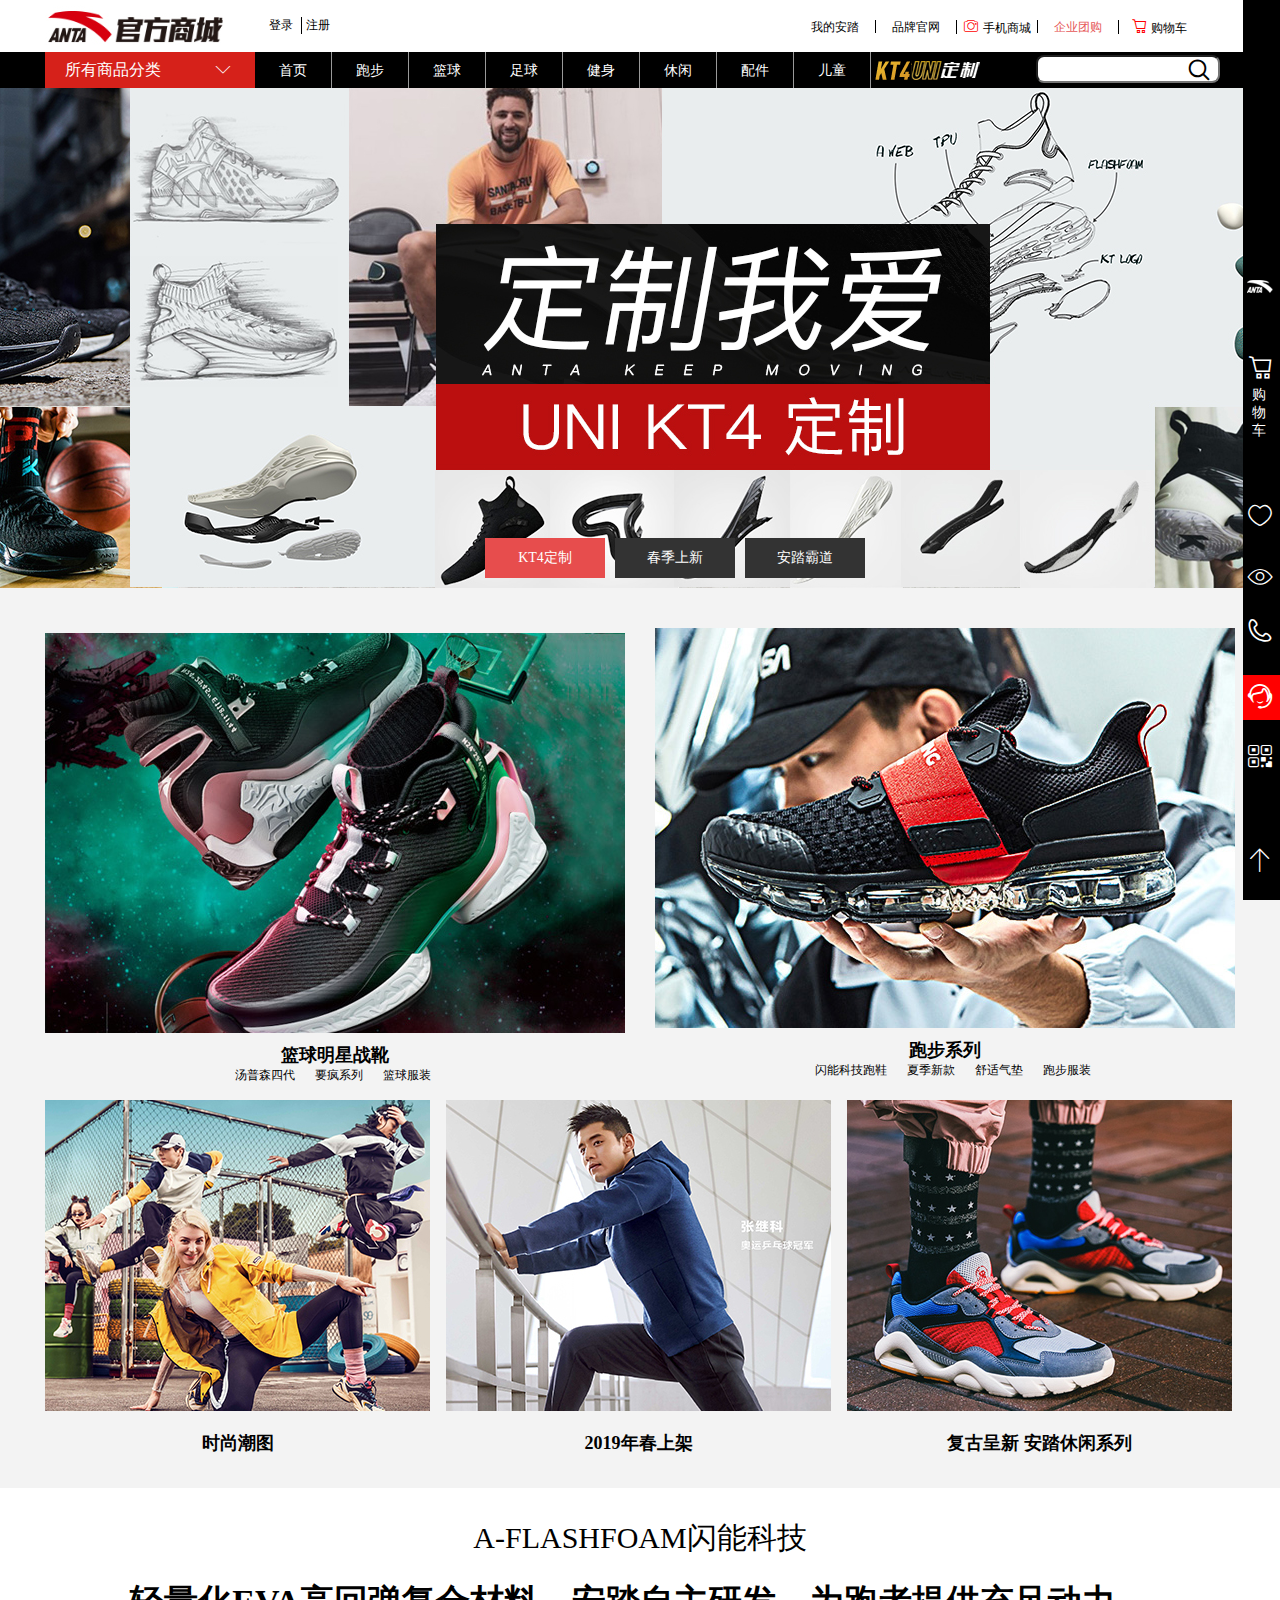
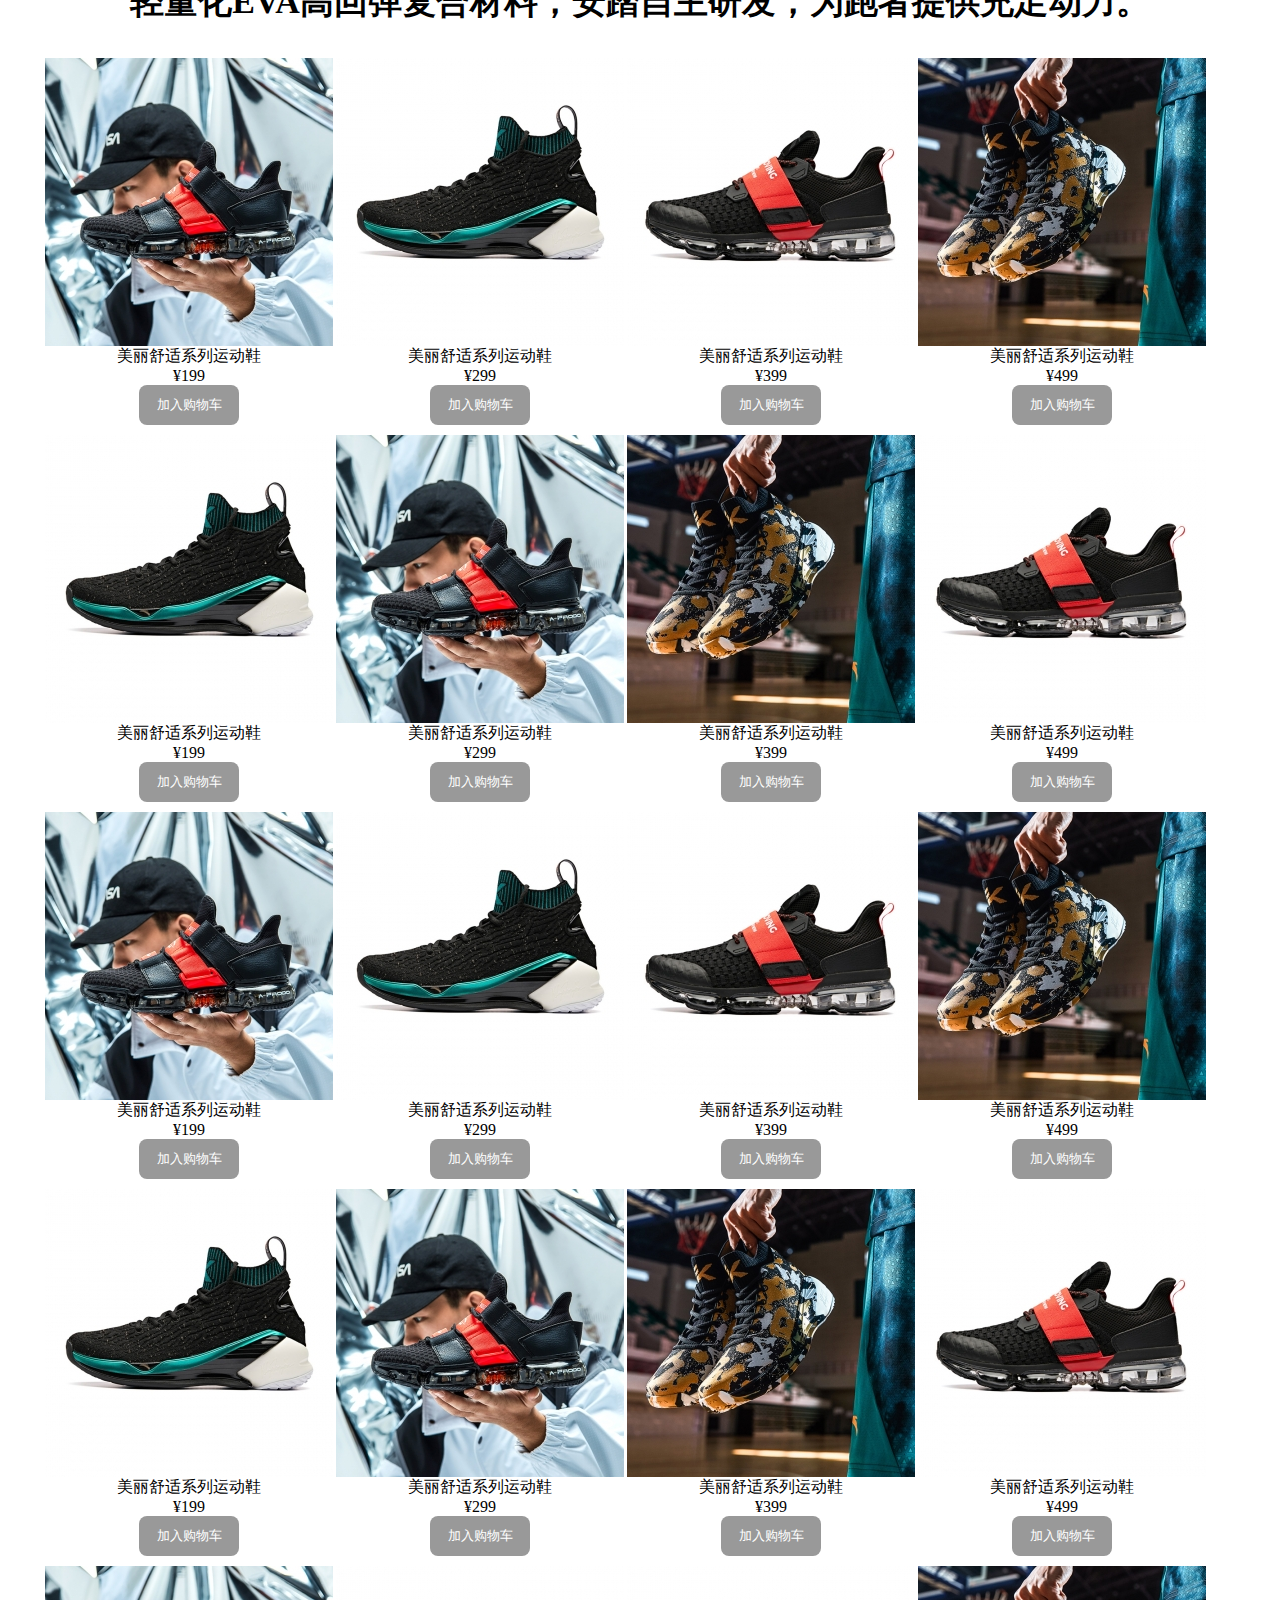
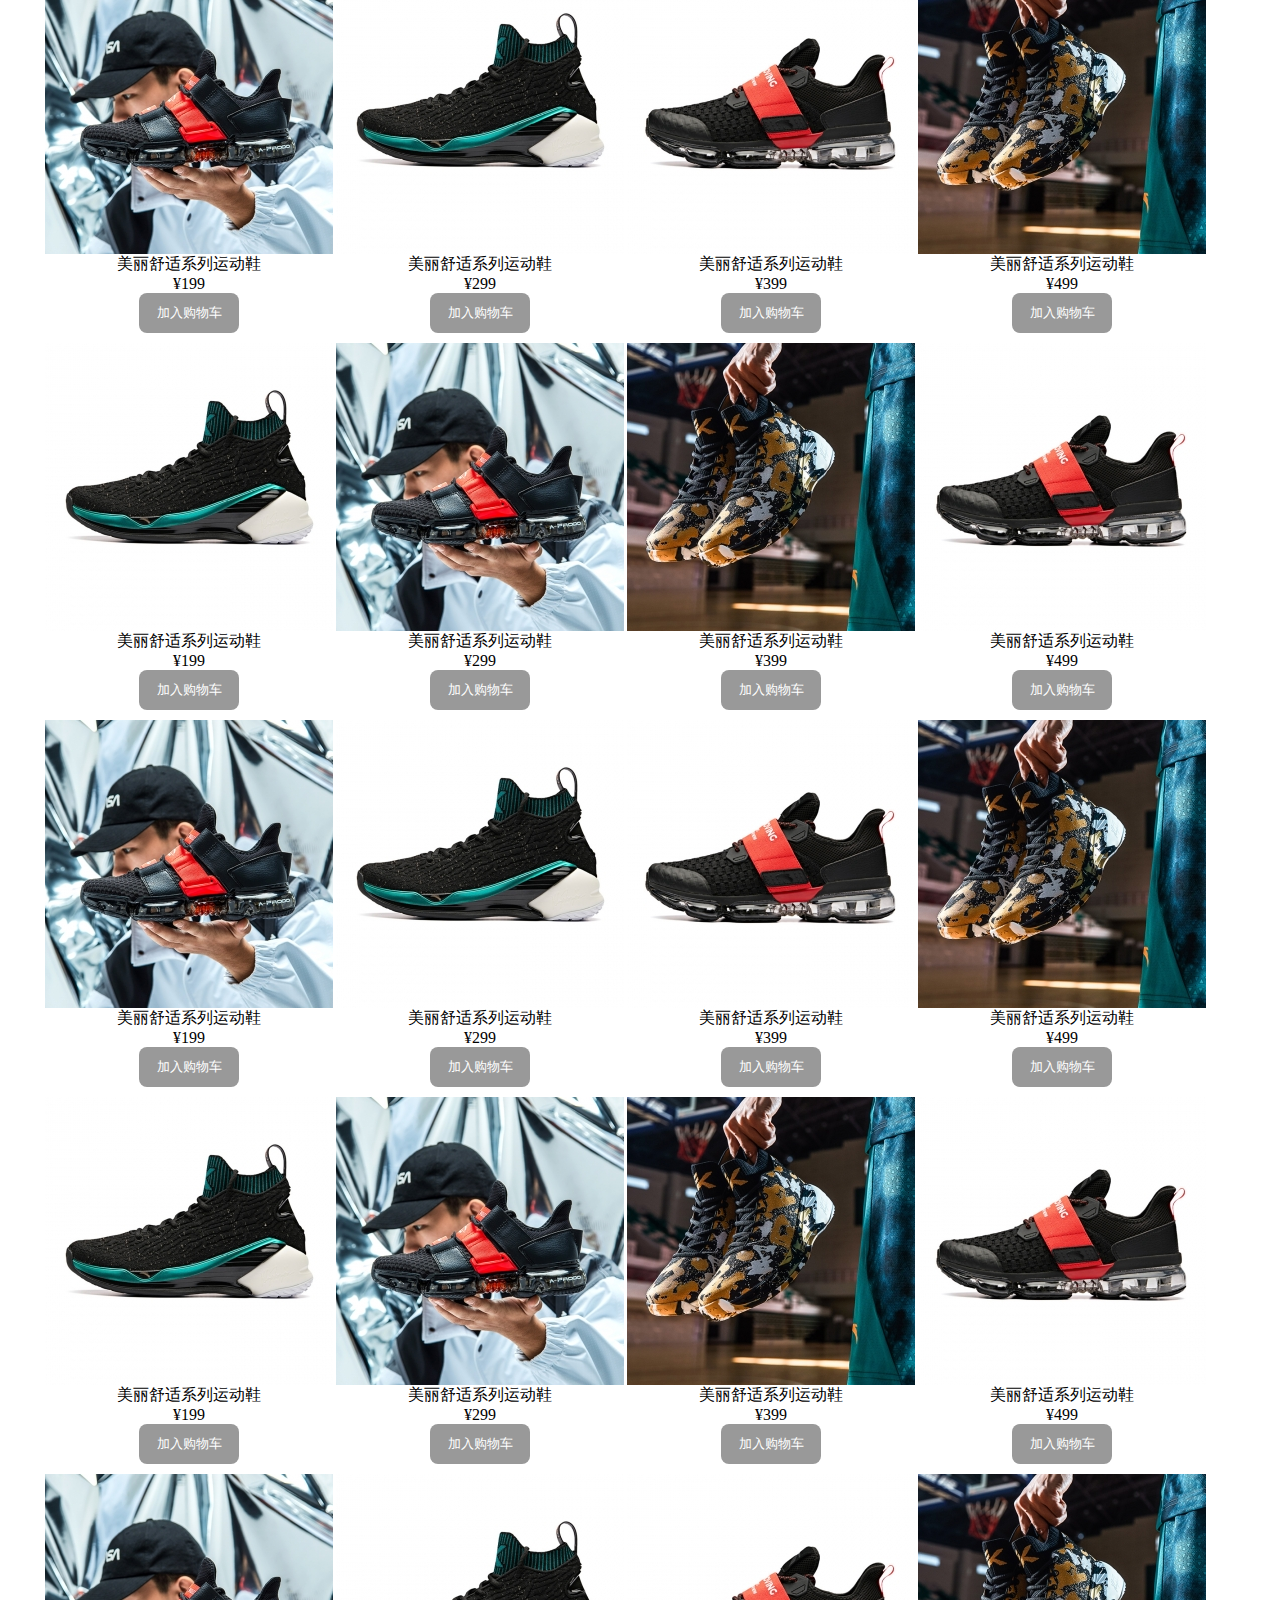
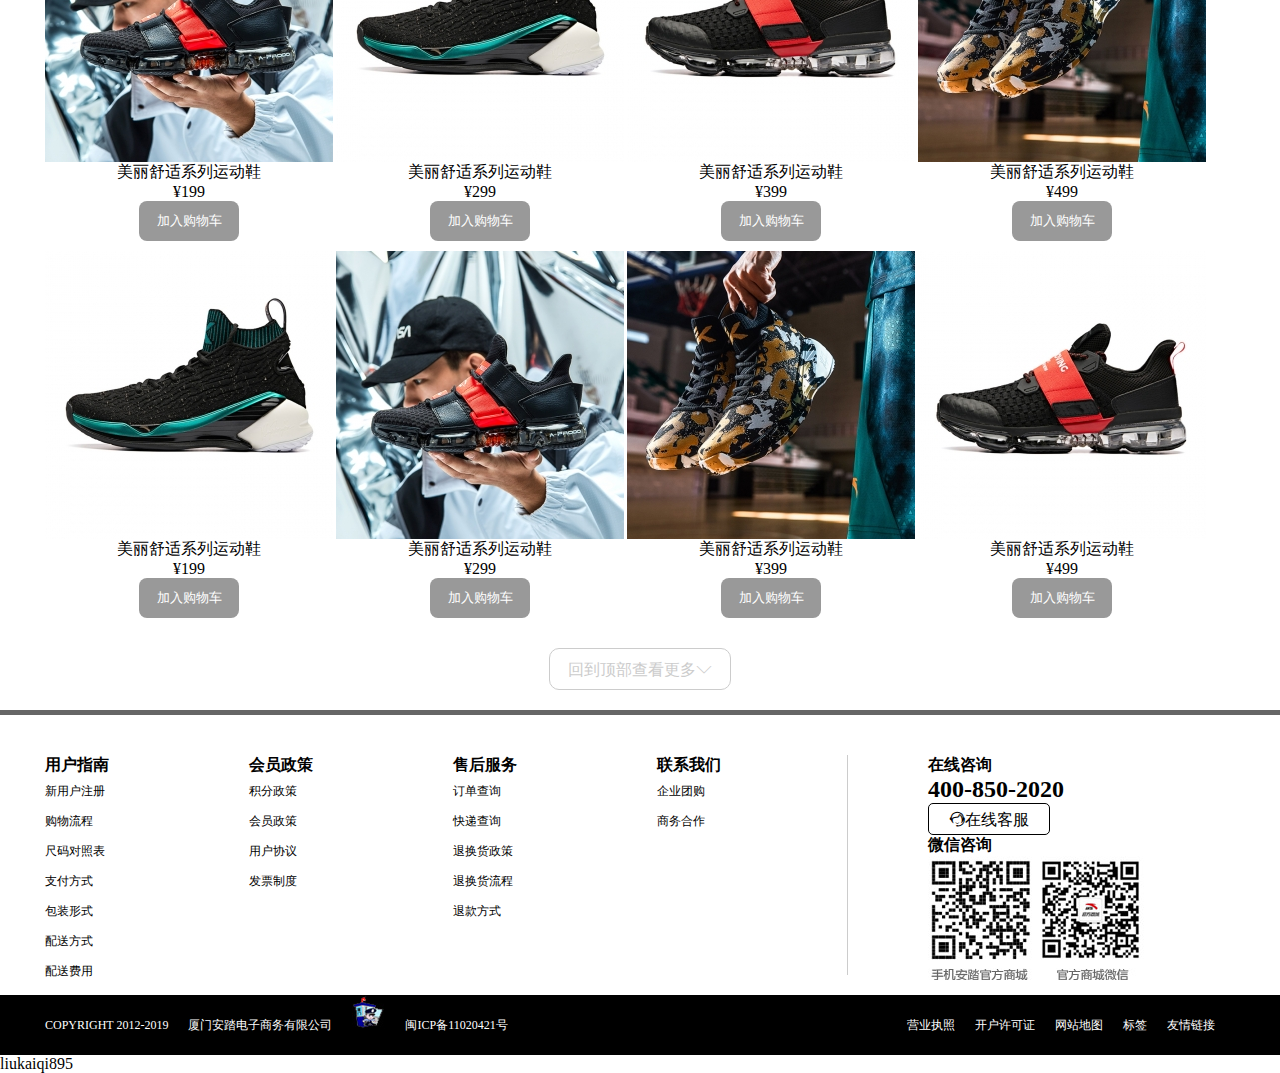
<file: index.html>
<!DOCTYPE html>
<html>
	<head>
		<meta charset="UTF-8">
		<title>安踏首页</title>
		<link rel="stylesheet" type="text/css" href="css/index.css"/>
		<link rel="stylesheet" type="text/css" href="css/public.css"/>
		<link rel="stylesheet" href="iconfont/iconfont.css" />
		<link rel="stylesheet" href="iconfont2/iconfont.css" />
	</head>
	<body>
	<!--header-->
	<header>
		<div id="top">
			<div class="top_l">
				<h1>
					<img src="images/logo_03.jpg"/>
				</h1>
				<div class="logo_btn">
					<span><a href="log.html">登录</a></span>
					<span><a href="reg.html">注册</a></span>
				</div>
			</div>
			<div class="top_r">
				<ul>
					<li><a href="javascropt:;">我的安踏</a></li>
					<li><a href="javascropt:;">品牌官网</a></li>
					<li>
						<i class="iconfont icon-zhaoxiangji"></i>
						<a href="javascropt:;">手机商城</a></li>
					<li class="l4"><a href="javascropt:;">企业团购</a></li>
					<li>
						<i class="iconfont icon-gouwuche"></i>
						<a href="javascropt:;">购物车</a></li>
				</ul>
			</div>
		</div>
		<div id="nav">
			<div id="nav_con">
				<div class="nav_l">
						<span>
							<a href="javascript:;" class="one">所有商品分类</a> 
							<i class="iconfont icon-xiangxiajiantou"></i>
							<div class="two">
								<div class="er">
									<ul>
										<li>
											<h5><a href="javascript:;">男鞋</a></h5>
											<em><a href="javascript:;">跑步鞋</a></em><em><a href="javascript:;">篮球鞋</a></em><em><a href="javascript:;">休闲鞋</a></em><em><a href="javascript:;">板鞋</a></em>
											<em><a href="javascript:;">帆布鞋</a></em><em><a href="javascript:;">足球鞋</a></em><em><a href="javascript:;">保暖棉鞋</a></em><em><a href="javascript:;">加大码鞋</a></em>
											<em><a href="javascript:;">2018新品</a></em>
										</li>
										<li>
											<h5><a href="javascript:;">男鞋</a></h5>
											<em><a href="javascript:;">跑步鞋</a></em><em><a href="javascript:;">篮球鞋</a></em><em><a href="javascript:;">休闲鞋</a></em><em><a href="javascript:;">板鞋</a></em>
											<em><a href="javascript:;">帆布鞋</a></em><em><a href="javascript:;">足球鞋</a></em><em><a href="javascript:;">保暖棉鞋</a></em><em><a href="javascript:;">加大码鞋</a></em>
											<em><a href="javascript:;">2018新品</a></em>
										</li>
										<li>
											<h5><a href="javascript:;">男鞋</a></h5>
											<em><a href="javascript:;">跑步鞋</a></em><em><a href="javascript:;">篮球鞋</a></em><em><a href="javascript:;">休闲鞋</a></em><em><a href="javascript:;">板鞋</a></em>
											<em><a href="javascript:;">帆布鞋</a></em><em><a href="javascript:;">足球鞋</a></em><em><a href="javascript:;">保暖棉鞋</a></em><em><a href="javascript:;">加大码鞋</a></em>
											<em><a href="javascript:;">2018新品</a></em>
										</li>
										<li>
											<h5><a href="javascript:;">男鞋</a></h5>
											<em><a href="javascript:;">跑步鞋</a></em><em><a href="javascript:;">篮球鞋</a></em><em><a href="javascript:;">休闲鞋</a></em><em><a href="javascript:;">板鞋</a></em>
											<em><a href="javascript:;">帆布鞋</a></em><em><a href="javascript:;">足球鞋</a></em><em><a href="javascript:;">保暖棉鞋</a></em><em><a href="javascript:;">加大码鞋</a></em>
											<em><a href="javascript:;">2018新品</a></em>
										</li>
									</ul>
									
								</div>			
							</div>
						</span>
				</div>
				<div class="nav_c">
					<ul>
						<li><a href="javascropt:;">首页</a></li>
						<li><a href="javascropt:;" class="one">跑步</a>
							<span>
								<div class="two">
									<div class="er">
										<em><a href="javascript:;"><img src="images/11735505.jpg"/></em></a>
										<h5><a href="javascript:;">男子跑步</a></h5>
											<i><a href="javascript:;">跑步鞋</a></i><i><a href="javascript:;">跑步鞋</a></i><i><a href="javascript:;">跑步鞋</a></i>
										<h5><a href="javascript:;">女子跑步</a></h5>
											<i><a href="javascript:;">跑步鞋</a></i><a href="javascript:;"></a><i><a href="javascript:;">跑步鞋</a></i><i><a href="javascript:;">跑步鞋</a></i>
										<h5><a href="javascript:;">新品推荐</a></h5>
											<i><a href="javascript:;">跑步鞋</a></i><i><a href="javascript:;">跑步鞋</a></i><i><a href="javascript:;">跑步鞋</a></i>
										<h5><a href="javascript:;">优惠活动</a></h5>
											<i><a href="javascript:;">关注官方微信领券满399减50</a></i>
										
									</div>
								</div>
							</span>
						</span>
						</li>
						<li><a href="javascropt:;" class="one">篮球</a>
							<span>
								<div class="two">
									<div class="er">
										<em><a href="javascript:;"><img src="images/11735505.jpg"/></em></a>
										<h5><a href="javascript:;">男子跑步</a></h5>
											<i><a href="javascript:;">跑步鞋</a></i><i><a href="javascript:;">跑步鞋</a></i><i><a href="javascript:;">跑步鞋</a></i>
										<h5><a href="javascript:;">女子跑步</a></h5>
											<i><a href="javascript:;">跑步鞋</a></i><a href="javascript:;"></a><i><a href="javascript:;">跑步鞋</a></i><i><a href="javascript:;">跑步鞋</a></i>
										<h5><a href="javascript:;">新品推荐</a></h5>
											<i><a href="javascript:;">跑步鞋</a></i><i><a href="javascript:;">跑步鞋</a></i><i><a href="javascript:;">跑步鞋</a></i>
										<h5><a href="javascript:;">优惠活动</a></h5>
											<i><a href="javascript:;">关注官方微信领券满399减50</a></i>
									</div>
								</div>
							</span>
						</li>
						<li><a href="javascropt:;" class="one">足球</a>
							<span>
								<div class="two">
									<div class="er">
										<em><a href="javascript:;"><img src="images/11735505.jpg"/></em></a>
										<h5><a href="javascript:;">男子跑步</a></h5>
											<i><a href="javascript:;">跑步鞋</a></i><i><a href="javascript:;">跑步鞋</a></i><i><a href="javascript:;">跑步鞋</a></i>
										<h5><a href="javascript:;">女子跑步</a></h5>
											<i><a href="javascript:;">跑步鞋</a></i><a href="javascript:;"></a><i><a href="javascript:;">跑步鞋</a></i><i><a href="javascript:;">跑步鞋</a></i>
										<h5><a href="javascript:;">新品推荐</a></h5>
											<i><a href="javascript:;">跑步鞋</a></i><i><a href="javascript:;">跑步鞋</a></i><i><a href="javascript:;">跑步鞋</a></i>
										<h5><a href="javascript:;">优惠活动</a></h5>
											<i><a href="javascript:;">关注官方微信领券满399减50</a></i>
									</div>
								</div>
							</span>
						</li>
						<li><a href="javascropt:;" class="one">健身</a>
							<span>
								<div class="two">
									<div class="er">
										<em><a href="javascript:;"><img src="images/11735505.jpg"/></em></a>
										<h5><a href="javascript:;">男子跑步</a></h5>
											<i><a href="javascript:;">跑步鞋</a></i><i><a href="javascript:;">跑步鞋</a></i><i><a href="javascript:;">跑步鞋</a></i>
										<h5><a href="javascript:;">女子跑步</a></h5>
											<i><a href="javascript:;">跑步鞋</a></i><a href="javascript:;"></a><i><a href="javascript:;">跑步鞋</a></i><i><a href="javascript:;">跑步鞋</a></i>
										<h5><a href="javascript:;">新品推荐</a></h5>
											<i><a href="javascript:;">跑步鞋</a></i><i><a href="javascript:;">跑步鞋</a></i><i><a href="javascript:;">跑步鞋</a></i>
										<h5><a href="javascript:;">优惠活动</a></h5>
											<i><a href="javascript:;">关注官方微信领券满399减50</a></i>
									</div>	
								</div>
							</span>
						</li>
						<li><a href="javascropt:;" class="one">休闲</a>
							<span>
									<div class="two">
										<div class="er">
											<em><a href="javascript:;"><img src="images/11735505.jpg"/></em></a>
											<h5><a href="javascript:;">男子跑步</a></h5>
											<i><a href="javascript:;">跑步鞋</a></i><i><a href="javascript:;">跑步鞋</a></i><i><a href="javascript:;">跑步鞋</a></i>
										<h5><a href="javascript:;">女子跑步</a></h5>
											<i><a href="javascript:;">跑步鞋</a></i><a href="javascript:;"></a><i><a href="javascript:;">跑步鞋</a></i><i><a href="javascript:;">跑步鞋</a></i>
										<h5><a href="javascript:;">新品推荐</a></h5>
											<i><a href="javascript:;">跑步鞋</a></i><i><a href="javascript:;">跑步鞋</a></i><i><a href="javascript:;">跑步鞋</a></i>
										<h5><a href="javascript:;">优惠活动</a></h5>
											<i><a href="javascript:;">关注官方微信领券满399减50</a></i>
										</div>
									</div>
								</span>
						<li><a href="javascropt:;" class="one">配件</a>
							<span>
								<div class="two">
									<div class="er">
										<em><a href="javascript:;"><img src="images/11735505.jpg"/></em></a>
										<h5><a href="javascript:;">男子跑步</a></h5>
											<i><a href="javascript:;">跑步鞋</a></i><i><a href="javascript:;">跑步鞋</a></i><i><a href="javascript:;">跑步鞋</a></i>
										<h5><a href="javascript:;">女子跑步</a></h5>
											<i><a href="javascript:;">跑步鞋</a></i><a href="javascript:;"></a><i><a href="javascript:;">跑步鞋</a></i><i><a href="javascript:;">跑步鞋</a></i>
										<h5><a href="javascript:;">新品推荐</a></h5>
											<i><a href="javascript:;">跑步鞋</a></i><i><a href="javascript:;">跑步鞋</a></i><i><a href="javascript:;">跑步鞋</a></i>
										<h5><a href="javascript:;">优惠活动</a></h5>
											<i><a href="javascript:;">关注官方微信领券满399减50</a></i>
									</div>
								</div>
							</span>
						</li>
						<li><a href="javascropt:;" class="one">儿童</a>
							<span>
								<div class="two">
									<div class="er">
										<em><a href="javascript:;"><img src="images/11735505.jpg"/></em></a>
										<h5><a href="javascript:;">男子跑步</a></h5>
											<i><a href="javascript:;">跑步鞋</a></i><i><a href="javascript:;">跑步鞋</a></i><i><a href="javascript:;">跑步鞋</a></i>
										<h5><a href="javascript:;">女子跑步</a></h5>
											<i><a href="javascript:;">跑步鞋</a></i><a href="javascript:;"></a><i><a href="javascript:;">跑步鞋</a></i><i><a href="javascript:;">跑步鞋</a></i>
										<h5><a href="javascript:;">新品推荐</a></h5>
											<i><a href="javascript:;">跑步鞋</a></i><i><a href="javascript:;">跑步鞋</a></i><i><a href="javascript:;">跑步鞋</a></i>
										<h5><a href="javascript:;">优惠活动</a></h5>
											<i><a href="javascript:;">关注官方微信领券满399减50</a></i>
									</div>
								</div>
							</span>
						</li>
				        <a href="javascropt:;" class="last"><img src="images/uni_logo.png"/></a>
					</ul>
				</div>
				<div class="nav_r">
					<input type="text" id="sousuo" value="" />
					<i class="iconfont icon-sousuo"></i>
				</div>
			</div>
		</div>
	</header>
	<!--banner-->
	<div id="banner">
		<div class="banner_con">
			<ul>
				<li style="z-index:3;"><img src="images/01.jpg"/></li>
				<li style="z-index:2;"><img src="images/02.jpg"/></li>
				<li style="z-index:1;"><img src="images/03.jpg"/></li>
			</ul>
			<ol style="z-index: 10;">
	            <li class="current">KT4定制</li>
	            <li>春季上新</li>
	            <li>安踏霸道</li>
       		</ol>
		</div>
	</div>
	<!--introduce-->
	<div id="introduce">
		<div class="introduce_con">
			<div class="top_l">
				<img src="images/580-400-1(1).jpg"/>
				<h2><a href="javascropt:;">篮球明星战靴</a></h2>
				<ul>
					<li><a href="javascropt:;">汤普森四代</a></li>
					<li><a href="javascropt:;">要疯系列</a></li>
					<li><a href="javascropt:;">篮球服装</a></li>
				</ul>
				<a href="xiangqing.html"><p class="anniu" style="width: 100px!important;
				    height: 30px!important;
				    text-align: center;
				    line-height: 30px;
				    color: #fff;
					border: 1px solid #ccc;
					position: absolute;
					left: 20%;
					bottom: 70%;
					opacity: 0.8">立即选购</p></a>
			</div>
			
			<div class="top_r">
				<img src="images/580-400-2(1).jpg"/>
				<h2><a href="javascropt:;">跑步系列</a></h2>
				<ul>
					<li><a href="javascropt:;">闪能科技跑鞋</a></li>
					<li><a href="javascropt:;">夏季新款</a></li>
					<li><a href="javascropt:;">舒适气垫</a></li>
					<li><a href="javascropt:;">跑步服装</a></li>
				</ul>
				<a href="xiangqing.html"><p class="anniu" style="width: 100px!important;
				    height: 30px!important;
				    text-align: center;
				    line-height: 30px;
				    color: #fff;
					border: 1px solid #ccc;
					position: absolute;
					left: 72%;
					bottom: 70%;
					opacity: 0.8;">立即选购</p></a>
			</div>
			<div class="bottom_l">
				<img src="images/385-311-1.jpg">
				<h2>时尚潮图</h2>
				<a href="xiangqing.html"><p class="anniu" style="width: 100px!important;
				    height: 30px!important;
				    text-align: center;
				    line-height: 30px;
				    color: #fff;
					border: 1px solid #ccc;
					position: absolute;
					left: 12%;
					bottom: 24%;
					opacity: 0.8">立即选购</p></a>
			</div>
			<div class="bottom_c">
				<img src="images/385-311-2.jpg">
				<h2>2019年春上架</h2>
				<a href="xiangqing.html"><p class="anniu" style="width: 100px!important;
				    height: 30px!important;
				    text-align: center;
				    line-height: 30px;
				    color: #fff;
					border: 1px solid #ccc;
					position: absolute;
					left: 47%;
					bottom: 24%;
					opacity: 0.8">立即选购</p></a>
			</div>
			<div class="bottom_r">
				<img src="images/385-311-3.jpg"/>
				<h2>复古呈新 安踏休闲系列</h2>
				<a href="xiangqing.html"><p class="anniu" style="width: 100px!important;
				    height: 30px!important;
				    text-align: center;
				    line-height: 30px;
				    color: #fff;
					border: 1px solid #ccc;
					position: absolute;
					left: 81%;
					bottom: 24%;
					opacity: 0.8">立即选购</p></a>
			</div>
		</div>
	</div>
	<!--biaoyu-->
	<div id="biaoyu">
		<div class="biaoyu_con">
			<h3>A-FLASHFOAM闪能科技</h3>
			<h2>轻量化EVA高回弹复合材料，安踏自主研发，为跑者提供充足动力。</h2>
		</div>	
	</div>
	<!--side-->
	<div id="side">
		<div class="tb">
			<img src="images/TB.png">
		</div>
		<div class="gouwuche">
			<li><a href="javascript:;"><i class="iconfont icon-gouwuche"></i>
			<em>购物车</em></a></li>
		</div>
		<div class="aside">
			<div class="shoucang">
				<li><a href="javascript:;"><i class="iconfont icon-jushoucang"></i></a>
					<div class="er">
						<span><a href="">我的收藏</a></span>
					</div>
				</li>
			</div>
			<div class="liulan">
				<li><a href="javascript:;"><i class="iconfont icon-yanjing"></i></a>
					<div class="er">
						<span><a href="">最近浏览</a></span>
					</div>
				</li>
			</div>
			<div class="tel">
				<li><a href="javascript:;"><i class="iconfont icon-icon_phone"></i></a>
					<div class="er">
						<span><a href="">服务电话: 1244-5312121</a></span>
					</div>
				</li>
			</div>
			<div class="kefu">
				<li><a href="javascript:;"><i class="iconfont icon-icon_service"></i></a>
					<div class="er">
						<span><a href="">在线客服</a></span>
					</div>
				</li>
			</div>
			<div class="erweima">
				<li><a href="javascript:;"><i class="iconfont icon-erweima"></i></a>
					<div class="er">
						<a href=""><img src="images/index_iqr.jpg"/></a>
					</div>
				</li>
			</div>
		</div>
		<div class="dingbu">
			<a href="#"><i class="iconfont icon-shangfan"></i></a>
		</div>
	</div>
	<!--详情-->
	<div id="xq">
		<div class="show clear_fix">
		</div>
		<a href="#"><span class="back">回到顶部查看更多<i class="iconfont icon-xiangxiajiantou"></i></span></a>
	</div>
	<!--footer-->
	<div id="bottom">
		<div class="bottom_con">
			<div class="bl">
				<ul>
					<h4>用户指南</h4>
					<li><a href="javascript:;">新用户注册</a></li>
					<li><a href="javascript:;">购物流程</a></li>
					<li><a href="javascript:;">尺码对照表</a></li>
					<li><a href="javascript:;">支付方式</a></li>
					<li><a href="javascript:;">包装形式</a></li>
					<li><a href="javascript:;">配送方式</a></li>
					<li><a href="javascript:;">配送费用</a></li>
				</ul>
				<ul>
					<h4>会员政策</h4>
					<li><a href="javascript:;">积分政策</a></li>
					<li><a href="javascript:;">会员政策</a></li>
					<li><a href="javascript:;">用户协议</a></li>
					<li><a href="javascript:;">发票制度</a></li>
				</ul>
				<ul>
					<h4>售后服务</h4>
					<li><a href="javascript:;">订单查询</a></li>
					<li><a href="javascript:;">快递查询</a></li>
					<li><a href="javascript:;">退换货政策</a></li>
					<li><a href="javascript:;">退换货流程</a></li>
					<li><a href="javascript:;">退款方式</a></li>
				</ul>
				<ul>
					<h4>联系我们</h4>
					<li><a href="javascript:;">企业团购</a></li>
					<li><a href="javascript:;">商务合作</a></li>
				</ul>
			</div>
			
			<div class="br">
				<h4>在线咨询</h4>
				<h2>400-850-2020</h2>
				<span><i class="iconfont icon-icon_service"></i>在线客服</span>
				<h4>微信咨询</h4>
				<img src="images/index_iqr.jpg"/>
			</div>
			
			
		</div>
	</div>
	<!--footer-->
	<footer>
		<div class="footer_con">
			<ul>
				<li>COPYRIGHT 2012-2019</li>
				<li>厦门安踏电子商务有限公司</li>
				<li><img src="images/police_black.jpg"/></li>
				<li>闽ICP备11020421号</li>
			</ul>
			<ul>
				<li><a href="javascript:;">营业执照</a></li>
				<li><a href="javascript:;">开户许可证</a></li>
				<li><a href="javascript:;">网站地图</a></li>
				<li><a href="javascript:;">标签</a></li>
				<li><a href="javascript:;">友情链接</a></li>
			</ul>
		</div>
	</footer>
	</body>
</html>
<script src="js/public.js"></script>
<script src="js/jquery-1.11.1.min.js"></script>
<script type="text/javascript">

    
  
    //轮播图
	 	$(function(){
			var timer = null;
			var timer = setInterval(auto,3000);
			var index = 0;
			function auto(){
				index++;
				if( index == $("ol li").size() ){
					index = 0;
				}
				$(".banner_con ol li").eq(index).addClass("current").siblings().removeClass("current");
				$(".banner_con ul li").eq(index).fadeIn(1000).siblings().fadeOut(1000);
			}
		
	//鼠标 操作
		$(".banner_con ol li").mouseenter(function(){
			clearInterval(timer);
			index = $(this).index()-1;
			auto();
		})
		$(".banner_con ol li").mouseout(function(){
			timer = setInterval(auto,3000);
		})
	})
 	//侧边栏
 		$(".aside li").hover(function(){
			$(this).find(".er").css( {"display":"block"})	
								.animate({"right":"36"},300)
		},function(){
			$(this).find(".er").css( {"display":"none"})
								.animate({"right":"56"},300)
		})
 		
 		document.onscroll = function(){
 			var h = document.body.scrollTop || document.documentElement.scrollTop;
 			$(".dingbu").animate({scrollTop:0},500)
 		}
   	//详情页，ajax获取data.json的假数据进行页面渲染	
		var deff = $.ajax({
				type:"get",
				url:"json/json.json",
				async:true
			});	
		deff.done(function(json){
			//console.log(json)
			var str = "";
			for( var i=0; i<json.length; i++){
				var pro = json[i];
				str +=  `<li style="float:left;margin-right:3px;text-align:center;margin-bottom:10px">
							<a href="xiangqing.html?price=${pro.price}" style="color:#000;">
								<img src="images/${pro.src}" alt=" "/ >
								<p>${pro.name}</p>
								<p>¥${pro.price}</p>
							</a>
							<button style="color:white;background-color:#999;width:100px;height:40px;border-radius:8px;border:none;"
							data-id="${pro.id}" data-src="${pro.src}" data-name="${pro.name}" data-price="${pro.price}">加入购物车</button>
						</li>`;
			}
			//渲染到界面上
			$(".show").html( str );
			$(".show").find("img").hover(function(){
				$(this).animate({"opacity":0.6})
			},function(){
				$(this).animate({"opacity":1})
			})
		})
	//按钮变色
		$(".introduce_con p").hover(function(){
			$(this).css({"background":"#fff","color":"#000"}).animate({"opacity":1},500);
		},function(){
			$(this).css({"background":"none","color":"#fff"}).animate({"opacity":0.8},500)
		})
	  //导航栏吸附
    document.onscroll = function(){
    	 var topScroll =document.body.scrollTop || document.documentElement.scrollTop;//滚动的距离,距离顶部的距
         var gd  = document.getElementById("nav");//获取到导航栏id
               if(topScroll > 52){  //当滚动距离大于250px时执行下面的东西
                   gd.style.position = 'fixed';
                   gd.style.top = '0';
                   gd.style.zIndex = '99';
                   gd.style.left = 36 + "px";
               }else{//当滚动距离小于250的时候执行下面的内容，也就是让导航栏恢复原状
                     gd.style.position = 'static';
               }
    }
</script>        
liukaiqi895
</file>
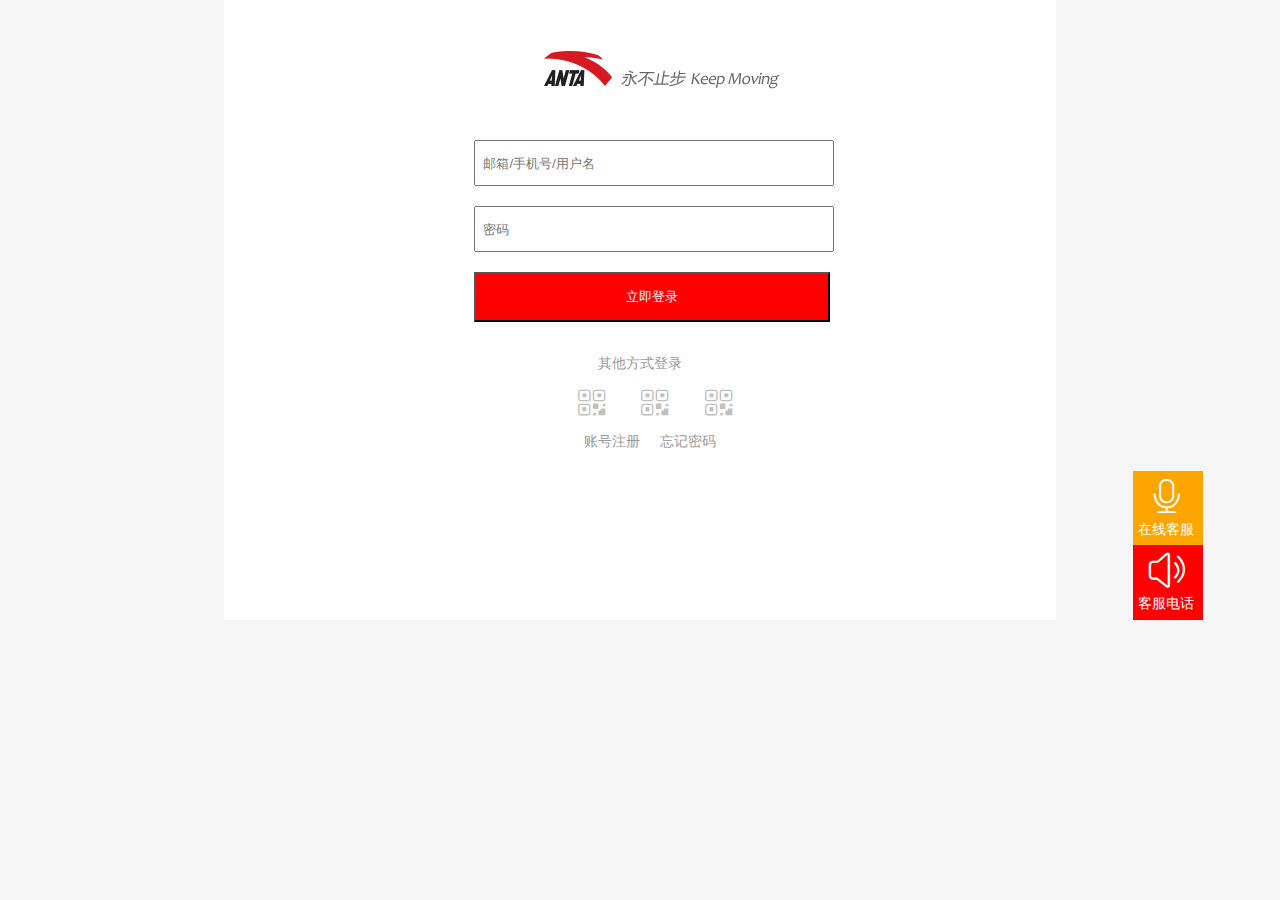
<file: log.html>
<!DOCTYPE html>
<html>
	<head>
		<meta charset="UTF-8">
		<title>登录界面</title>
		<link rel="stylesheet" type="text/css" href="css/log.css"/>
		<link rel="stylesheet" type="text/css" href="css/public.css"/>
		<link rel="stylesheet" type="text/css" href="iconfont/iconfont.css"/>
	</head>
	<body>
		<div id="con">
			<div class="top">
				<img src="images/logo.png"/>
			</div>
			<div class="center">
				<input type="text" id="uname" placeholder="  邮箱/手机号/用户名" "/><br />
				<input type="password" id="upwd" placeholder="  密码"/><br />
				<button id="btn">立即登录</button>
			</div>
			<div class="bottom">
				<p>其他方式登录</p>
					<i class="iconfont icon-erweima"></i>
					<i class="iconfont icon-erweima"></i>
					<i class="iconfont icon-erweima"></i>
				<div class="wz">
					<li><a href="reg.html">账号注册</a></li>
					<li><a href="reg.html">忘记密码</a></li>
				</div>
			</div>
			
		</div>
		<div class="fixed">
			<a href="javascript:;">
				<div class="zaixian">
					<i class="iconfont icon-yuyin"></i>
					<p>在线客服</p>
				</div>
			</a>
			<a href="javascript:;">
			<div class="dianhua">
				<i class="iconfont icon-shengyin"></i>
				<p>客服电话</p>
				<span class="er">
					<em>400-2124-3213</em>
				</span>
			</div>
			</a>
		</div>
	</body>
</html>
<script src="js/jquery-1.11.1.min.js"></script>
<script src="js/cookie.js"></script>
<script type="text/javascript">
	$(".dianhua").hover(function(){
		$(this).find(".er").css( {"display":"block"} )
	},function(){
		$(this).find(".er").css( {"display":"none"} )
	})
	//cookie
	var userN = getCookie("uname");
	var usrP = getCookie("upwd");
	var userN2 = getCookie("uname2");
	var usrP2 = getCookie("upwd2");
	var btn = document.getElementById("btn");
	var uname = document.getElementById("uname");
	var upwd = document.getElementById("upwd");
	btn.onclick = function(){
		var name = uname.value;
		var pwd = upwd.value;
		var name2 = uname.value;
		var pwd2 = upwd.value;
		if((name == userN && pwd == usrP)||(name2 == userN2 && pwd2 == usrP2)){
			alert("登录成功");
			window.location.href = "index.html";
		}else{
			alert("登录失败");
		}
	}

</script>
</file>
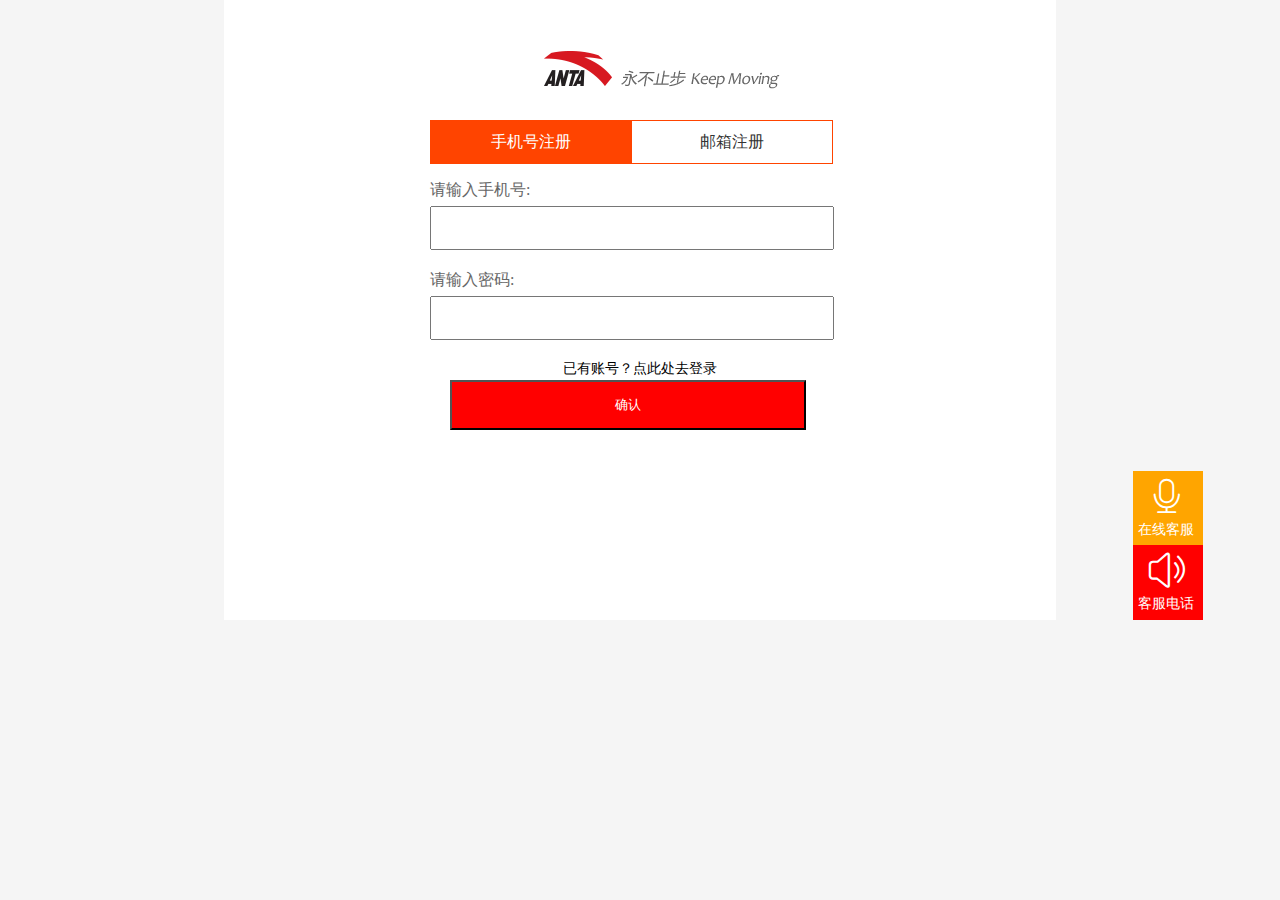
<file: reg.html>
<!DOCTYPE html>
<html>
	<head>
		<meta charset="utf-8">
		<title>注册界面</title>
		<link rel="stylesheet" type="text/css" href="css/reg.css"/>
		<link rel="stylesheet" type="text/css" href="css/public.css"/>
		<link rel="stylesheet" type="text/css" href="iconfont/iconfont.css"/>
	</head>
	<body>
		
	</body>
	<div id="con">
			<div class="top">
				<img src="images/logo.png"/>
			</div>
			
			
			<div id="container">
				<a href="#" class="on">手机号注册</a>
				<a href="#"  style="border-right: solid 1px #FF4400;">邮箱注册</a>
	
				<!--<div class="clear"></div>-->
				
				<div class="content" style="display:block;">
					<p>请输入手机号:</p>
					<input type="text" id="uname"/><br />
					<span id="yz1"></span>
					<p>请输入密码:</p>
					<input type="password" id="upwd"/>
					<span id="yz2"></span>
					<button id="btn">确认</button>
				</div>
				<div class="content">
					<p>请输入邮箱:</p>
					<input type="text" id="uname2"/><br />
					<span id="yz3"></span>
					<p>请输入密码:</p>
					<input type="password" id="upwd2"/>
					<span id="yz4"></span>
					<button id="btn2">确认</button>
				</div>
			</div>
		<!--跳转-->
		<div class="tiaozhuan">
			<a href="log.html">已有账号？点此处去登录</a>
		</div>
		<div class="fixed">
			<a href="javascript:;">
				<div class="zaixian">
					<i class="iconfont icon-yuyin"></i>
					<p>在线客服</p>
				</div>
			</a>
			<a href="javascript:;">
			<div class="dianhua">
				<i class="iconfont icon-shengyin"></i>
				<p>客服电话</p>
				<span class="er">
					<em>400-2124-3213</em>
				</span>
			</div>
			</a>
		</div>
			
			
		</div>
		
</html>
<script src="js/cookie.js"></script>
<script src="js/jquery-1.11.1.min.js"></script>
<script>
	//变色
	$(".dianhua").hover(function(){
		$(this).find(".er").css( {"display":"block"} )
	},function(){
		$(this).find(".er").css( {"display":"none"} )
	})
	//验证
	var btn = document.getElementById("btn");
	var uname = document.getElementById("uname");
	var upwd = document.getElementById("upwd");
	var yz1 = document.getElementById("yz1");
	var yz2 = document.getElementById("yz2");

	//手机号注册验证
	uname.onblur = function(){
		var telVal = uname.value;
		var regtelVal = /^[1][3,4,5,7,8][0-9]{9}$/;
		if( regtelVal.test(telVal) ){
			yz1.innerHTML = "√";
		}else{
			yz1.innerHTML = "手机号必须是以13,14,15,17,18开头的11位有效数字";
		}
	} 
	upwd.onblur = function(){
		var telPwd = upwd.value;
		var regtelPwd = /^\w{6,16}$/;
		if( regtelPwd.test(telPwd) ){
			yz2.innerHTML = "√";
		}else{
			yz2.innerHTML = "密码必须是6-16位的数字字母下划线";
		}
	} 

	//存 手机号cookie
//	btn.onclick = function(){
//		var val1 = uname.value;
//		var val2 = upwd.value;
//		setCookie("uname",val1,3);
//		setCookie("upwd",val2,3);
//		window.location.href = "log.html";
//	}
		//手机号注册成功失败验证
	btn.onclick = function() {
		if(yz1.innerHTML == "√" && yz2.innerHTML == "√") {
			alert("注册成功");
			var val1 = uname.value;
			var val2 = upwd.value;
			setCookie("uname",val1,3);
			setCookie("upwd",val2,3);
			window.location.href = "log.html";
		} else {
			alert("注册失败,请检查您输入的格式");
		}
	}
	
	var btn2 = document.getElementById("btn2");
	var uname2 = document.getElementById("uname2");
	var upwd2 = document.getElementById("upwd2");
	var yz3 = document.getElementById("yz3");
	var yz4 = document.getElementById("yz4");
	
	
	//邮箱注册验证
	uname2.onblur = function(){
		var emailVal = uname2.value;
		var regemailVal = /^[a-zA-Z0-9_-]+@[a-zA-Z0-9_-]+(\.[a-zA-Z0-9_-]+)+$/;
		if( regemailVal.test(emailVal) ){
			yz3.innerHTML = "√";
		}else{
			yz3.innerHTML = "邮箱格式不合法";
		}
	} 
	//邮箱密码验证
	upwd2.onblur = function(){
		var telPwd = upwd2.value;
		var regtelPwd = /^\w{6,16}$/;
		if( regtelPwd.test(telPwd) ){
			yz4.innerHTML = "√";
		}else{
			yz4.innerHTML = "密码必须是6-16位的数字字母下划线";
		}
	} 
	//存 邮箱cookie
//	btn2.onclick = function(){
//		var val3 = uname2.value;
//		var val4 = upwd2.value;
//		setCookie("uname2",val3,3);
//		setCookie("upwd2",val4,3);
//		window.location.href = "log.html";
//	}
		
	//注册成功失败验证
	btn2.onclick = function() {
		if(yz3.innerHTML == "√" && yz4.innerHTML == "√") {
			alert("注册成功");
			var val3 = uname2.value;
			var val4 = upwd2.value;
			setCookie("uname2",val3,3);
			setCookie("upwd2",val4,3);
			window.location.href = "log.html";
		} else {
			alert("注册失败,请检查您输入的格式");
		}
	}

	
	//选项卡注册
	var container =  document.querySelector("#container");
	var list = container.getElementsByTagName("a");
	var oDivs = container.getElementsByClassName("content");
	for(var i = 0; i < list.length; i++){
		list[i].myIndex = i; //在每个a标签加个自定义属性，保存自己的下标
		list[i].onclick = function(){
			for(var j = 0; j < list.length; j++){
				list[j].className = "";
				oDivs[j].style.display = "none";
			}
			this.className = "on";
//			console.log(this.myIndex)
			//console.log(this)
			oDivs[this.myIndex].style.display = "block";
		}
	}
</script>
</file>
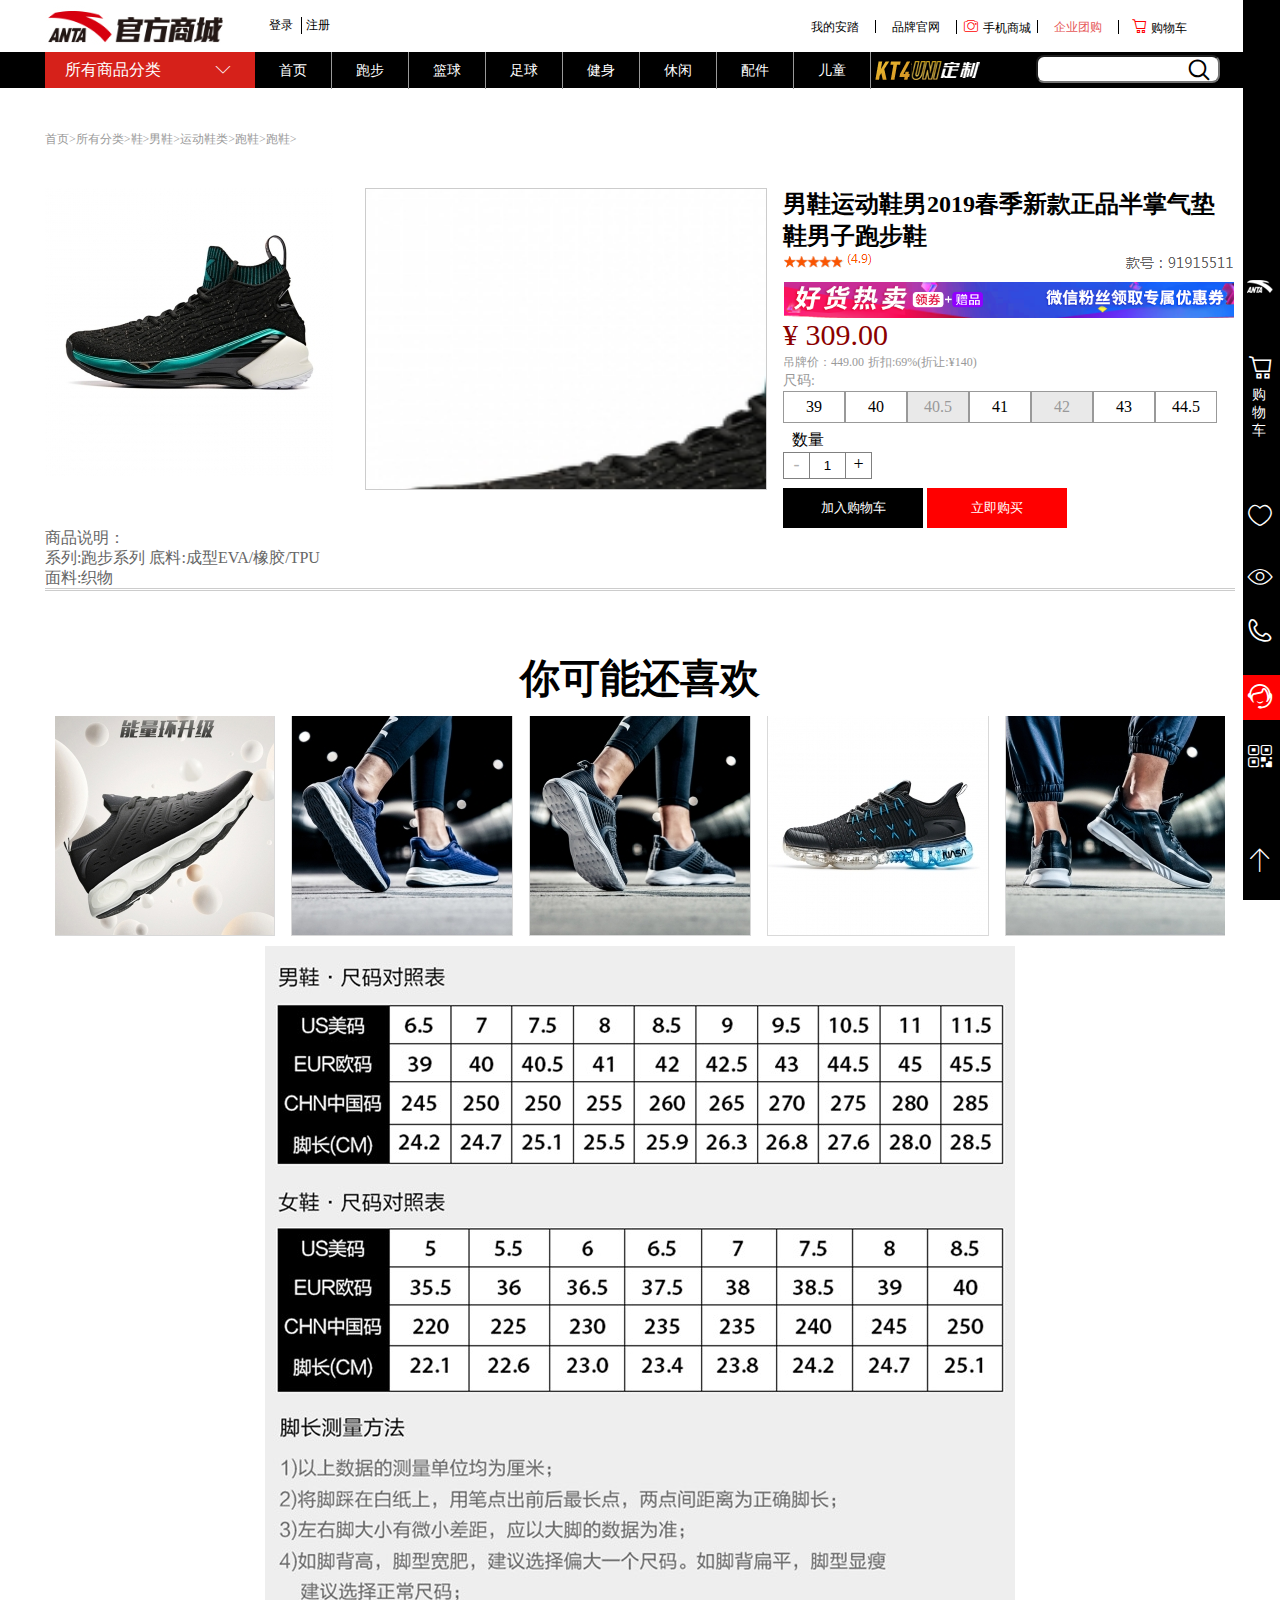
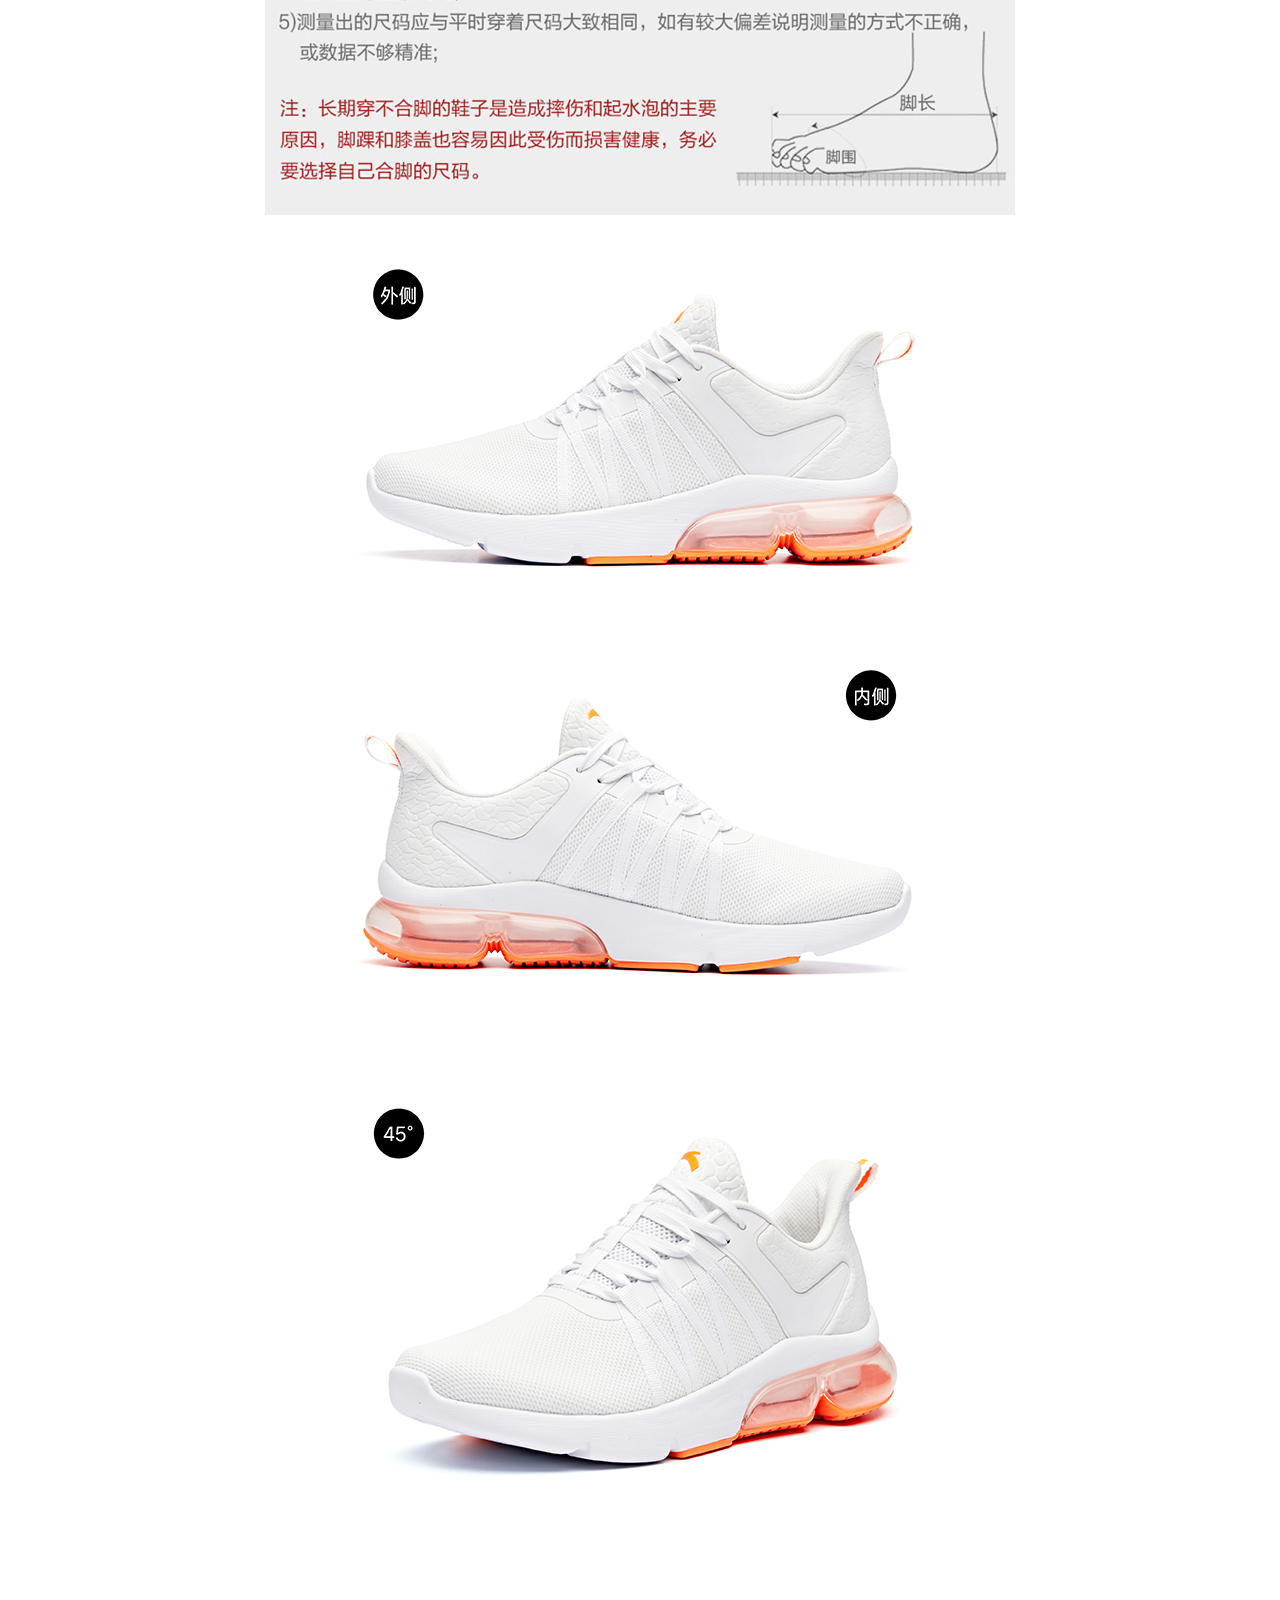
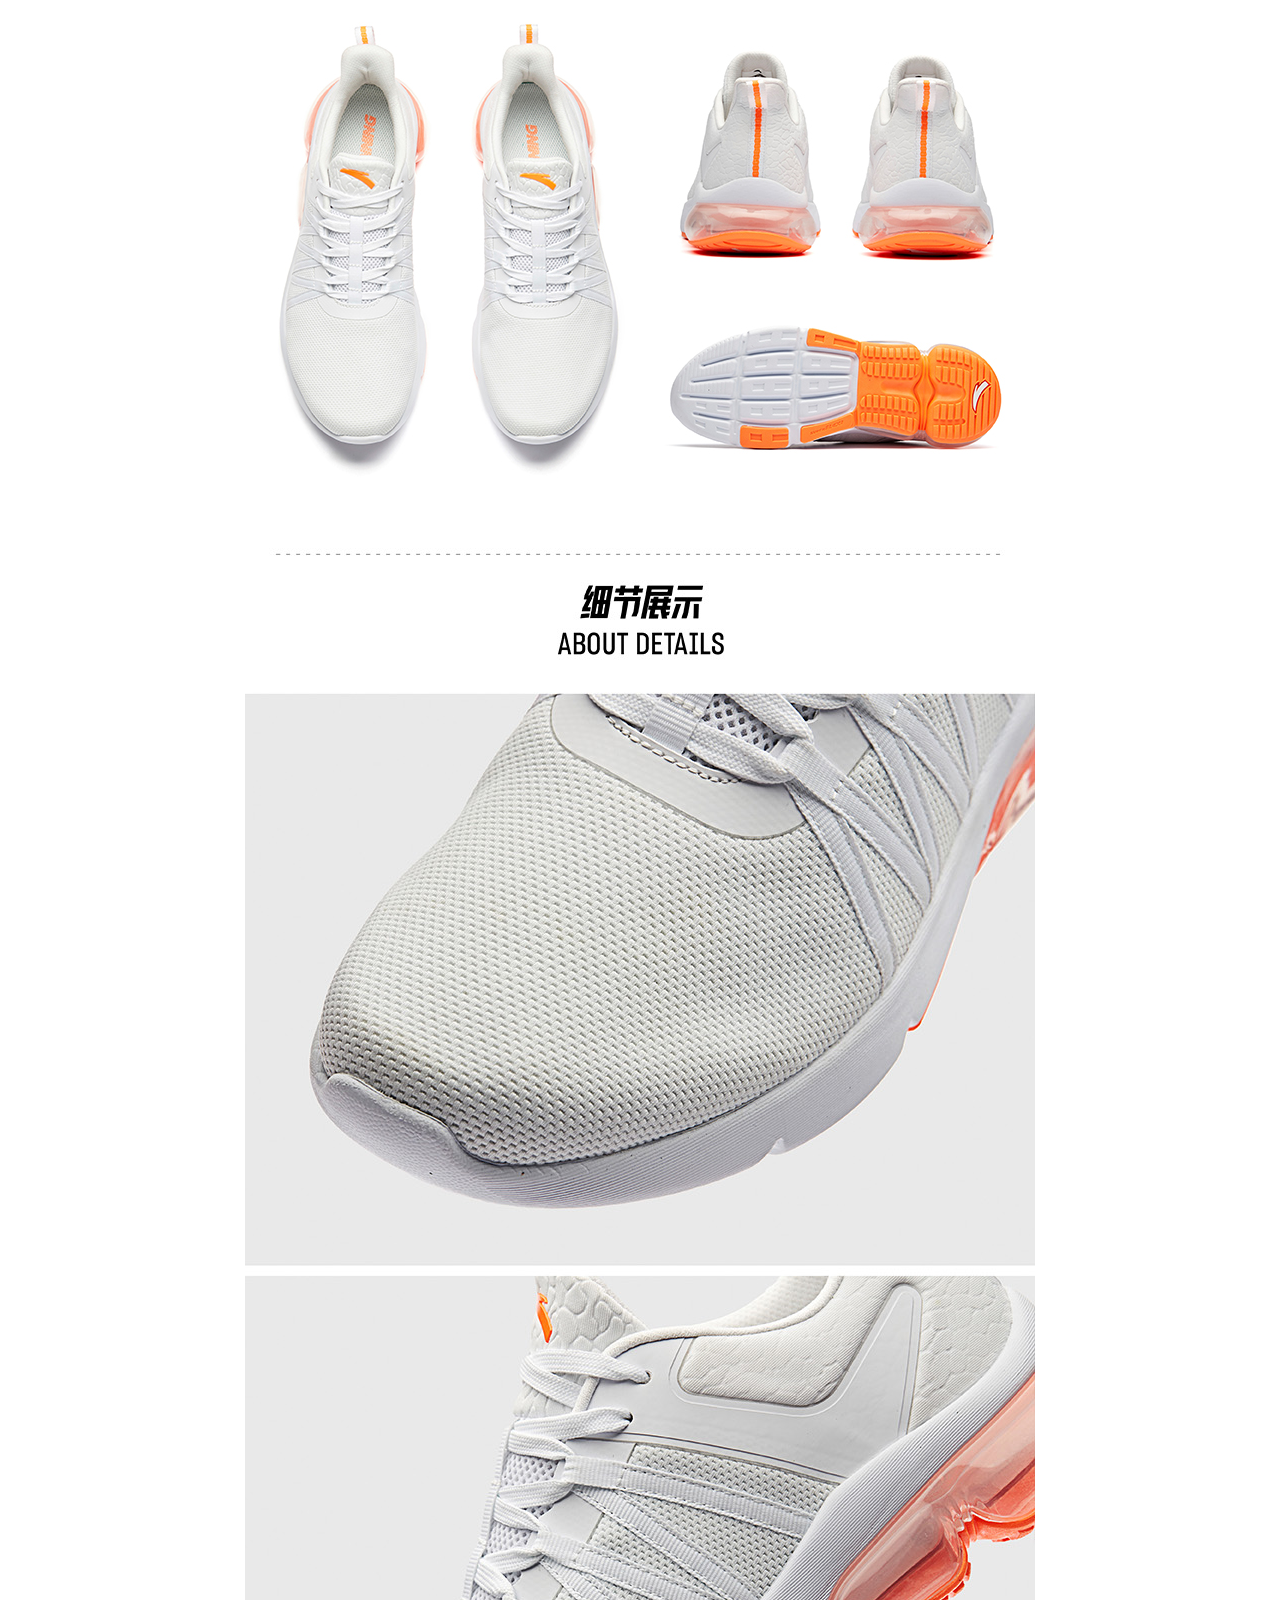
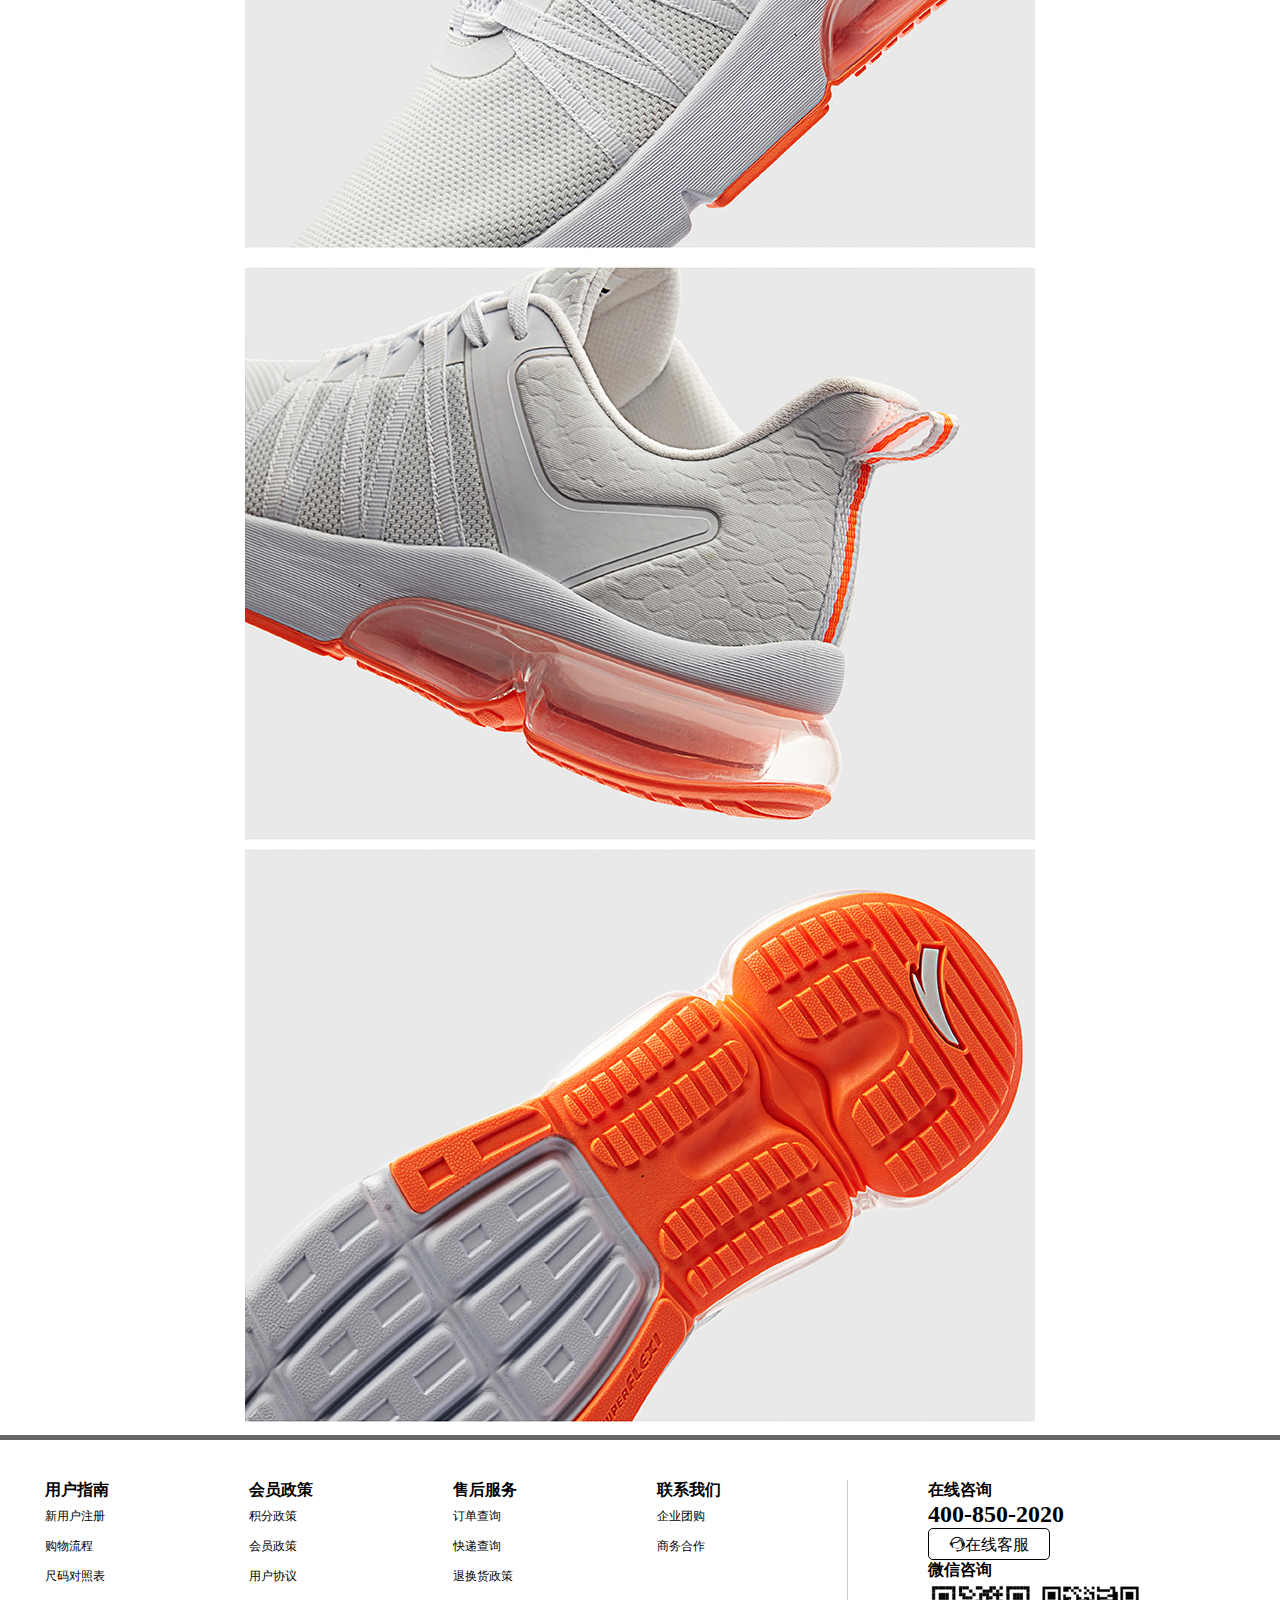
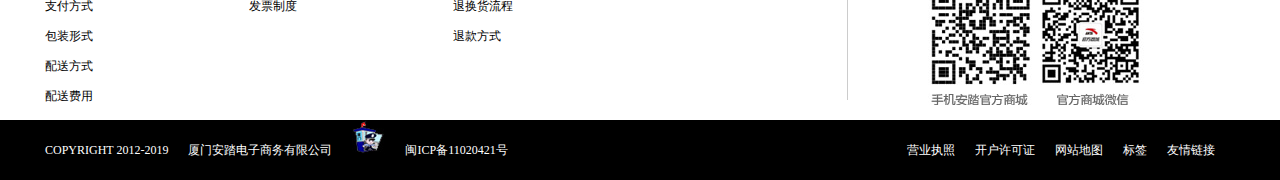
<file: xiangqing.html>
<!DOCTYPE html>
<html>
	<head>
		<meta charset="UTF-8">
		<title>商品详情</title>
		<link rel="stylesheet" type="text/css" href="css/xiangqing.css"/>
		<link rel="stylesheet" type="text/css" href="css/public.css"/>
		<link rel="stylesheet" href="iconfont/iconfont.css" />
		<link rel="stylesheet" href="iconfont2/iconfont.css" />
	</head>
	<body>
	<!--header-->
	<header>
		<div id="top">
			<div class="top_l">
				<h1>
					<img src="images/logo_03.jpg"/>
				</h1>
				<div class="logo_btn">
					<span><a href="log.html">登录</a></span>
					<span><a href="reg.html">注册</a></span>
				</div>
			</div>
			<div class="top_r">
				<ul>
					<li><a href="javascropt:;">我的安踏</a></li>
					<li><a href="javascropt:;">品牌官网</a></li>
					<li>
						<i class="iconfont icon-zhaoxiangji"></i>
						<a href="javascropt:;">手机商城</a></li>
					<li class="l4"><a href="javascropt:;">企业团购</a></li>
					<li>
						<i class="iconfont icon-gouwuche"></i>
						<a href="javascropt:;">购物车</a></li>
				</ul>
			</div>
		</div>
		<div id="nav">
			<div id="nav_con">
				<div class="nav_l">
						<span>
							<a href="xiangqing.html" class="one">所有商品分类</a> 
							<i class="iconfont icon-xiangxiajiantou"></i>
							<div class="two">
								<div class="er">
									<ul>
										<li>
											<h5><a href="javascript:;">男鞋</a></h5>
											<em><a href="javascript:;">跑步鞋</a></em><em><a href="javascript:;">篮球鞋</a></em><em><a href="javascript:;">休闲鞋</a></em><em><a href="javascript:;">板鞋</a></em>
											<em><a href="javascript:;">帆布鞋</a></em><em><a href="javascript:;">足球鞋</a></em><em><a href="javascript:;">保暖棉鞋</a></em><em><a href="javascript:;">加大码鞋</a></em>
											<em><a href="javascript:;">2018新品</a></em>
										</li>
										<li>
											<h5><a href="javascript:;">男鞋</a></h5>
											<em><a href="javascript:;">跑步鞋</a></em><em><a href="javascript:;">篮球鞋</a></em><em><a href="javascript:;">休闲鞋</a></em><em><a href="javascript:;">板鞋</a></em>
											<em><a href="javascript:;">帆布鞋</a></em><em><a href="javascript:;">足球鞋</a></em><em><a href="javascript:;">保暖棉鞋</a></em><em><a href="javascript:;">加大码鞋</a></em>
											<em><a href="javascript:;">2018新品</a></em>
										</li>
										<li>
											<h5><a href="javascript:;">男鞋</a></h5>
											<em><a href="javascript:;">跑步鞋</a></em><em><a href="javascript:;">篮球鞋</a></em><em><a href="javascript:;">休闲鞋</a></em><em><a href="javascript:;">板鞋</a></em>
											<em><a href="javascript:;">帆布鞋</a></em><em><a href="javascript:;">足球鞋</a></em><em><a href="javascript:;">保暖棉鞋</a></em><em><a href="javascript:;">加大码鞋</a></em>
											<em><a href="javascript:;">2018新品</a></em>
										</li>
										<li>
											<h5><a href="javascript:;">男鞋</a></h5>
											<em><a href="javascript:;">跑步鞋</a></em><em><a href="javascript:;">篮球鞋</a></em><em><a href="javascript:;">休闲鞋</a></em><em><a href="javascript:;">板鞋</a></em>
											<em><a href="javascript:;">帆布鞋</a></em><em><a href="javascript:;">足球鞋</a></em><em><a href="javascript:;">保暖棉鞋</a></em><em><a href="javascript:;">加大码鞋</a></em>
											<em><a href="javascript:;">2018新品</a></em>
										</li>
									</ul>
									
								</div>			
							</div>
						</span>
				</div>
				<div class="nav_c">
					<ul>
						<li><a href="index.html">首页</a></li>
						<li><a href="javascropt:;" class="one">跑步</a>
							<span>
								<div class="two">
									<div class="er">
										<em><a href="javascript:;"><img src="images/11735505.jpg"/></em></a>
										<h5><a href="javascript:;">男子跑步</a></h5>
											<i><a href="javascript:;">跑步鞋</a></i><i><a href="javascript:;">跑步鞋</a></i><i><a href="javascript:;">跑步鞋</a></i>
										<h5><a href="javascript:;">女子跑步</a></h5>
											<i><a href="javascript:;">跑步鞋</a></i><a href="javascript:;"></a><i><a href="javascript:;">跑步鞋</a></i><i><a href="javascript:;">跑步鞋</a></i>
										<h5><a href="javascript:;">新品推荐</a></h5>
											<i><a href="javascript:;">跑步鞋</a></i><i><a href="javascript:;">跑步鞋</a></i><i><a href="javascript:;">跑步鞋</a></i>
										<h5><a href="javascript:;">优惠活动</a></h5>
											<i><a href="javascript:;">关注官方微信领券满399减50</a></i>
										
									</div>
								</div>
							</span>
						</span>
						</li>
						<li><a href="javascropt:;" class="one">篮球</a>
							<span>
								<div class="two">
									<div class="er">
										<em><a href="javascript:;"><img src="images/11735505.jpg"/></em></a>
										<h5><a href="javascript:;">男子跑步</a></h5>
											<i><a href="javascript:;">跑步鞋</a></i><i><a href="javascript:;">跑步鞋</a></i><i><a href="javascript:;">跑步鞋</a></i>
										<h5><a href="javascript:;">女子跑步</a></h5>
											<i><a href="javascript:;">跑步鞋</a></i><a href="javascript:;"></a><i><a href="javascript:;">跑步鞋</a></i><i><a href="javascript:;">跑步鞋</a></i>
										<h5><a href="javascript:;">新品推荐</a></h5>
											<i><a href="javascript:;">跑步鞋</a></i><i><a href="javascript:;">跑步鞋</a></i><i><a href="javascript:;">跑步鞋</a></i>
										<h5><a href="javascript:;">优惠活动</a></h5>
											<i><a href="javascript:;">关注官方微信领券满399减50</a></i>
									</div>
								</div>
							</span>
						</li>
						<li><a href="javascropt:;" class="one">足球</a>
							<span>
								<div class="two">
									<div class="er">
										<em><a href="javascript:;"><img src="images/11735505.jpg"/></em></a>
										<h5><a href="javascript:;">男子跑步</a></h5>
											<i><a href="javascript:;">跑步鞋</a></i><i><a href="javascript:;">跑步鞋</a></i><i><a href="javascript:;">跑步鞋</a></i>
										<h5><a href="javascript:;">女子跑步</a></h5>
											<i><a href="javascript:;">跑步鞋</a></i><a href="javascript:;"></a><i><a href="javascript:;">跑步鞋</a></i><i><a href="javascript:;">跑步鞋</a></i>
										<h5><a href="javascript:;">新品推荐</a></h5>
											<i><a href="javascript:;">跑步鞋</a></i><i><a href="javascript:;">跑步鞋</a></i><i><a href="javascript:;">跑步鞋</a></i>
										<h5><a href="javascript:;">优惠活动</a></h5>
											<i><a href="javascript:;">关注官方微信领券满399减50</a></i>
									</div>
								</div>
							</span>
						</li>
						<li><a href="javascropt:;" class="one">健身</a>
							<span>
								<div class="two">
									<div class="er">
										<em><a href="javascript:;"><img src="images/11735505.jpg"/></em></a>
										<h5><a href="javascript:;">男子跑步</a></h5>
											<i><a href="javascript:;">跑步鞋</a></i><i><a href="javascript:;">跑步鞋</a></i><i><a href="javascript:;">跑步鞋</a></i>
										<h5><a href="javascript:;">女子跑步</a></h5>
											<i><a href="javascript:;">跑步鞋</a></i><a href="javascript:;"></a><i><a href="javascript:;">跑步鞋</a></i><i><a href="javascript:;">跑步鞋</a></i>
										<h5><a href="javascript:;">新品推荐</a></h5>
											<i><a href="javascript:;">跑步鞋</a></i><i><a href="javascript:;">跑步鞋</a></i><i><a href="javascript:;">跑步鞋</a></i>
										<h5><a href="javascript:;">优惠活动</a></h5>
											<i><a href="javascript:;">关注官方微信领券满399减50</a></i>
									</div>	
								</div>
							</span>
						</li>
						<li><a href="javascropt:;" class="one">休闲</a>
							<span>
									<div class="two">
										<div class="er">
											<em><a href="javascript:;"><img src="images/11735505.jpg"/></em></a>
											<h5><a href="javascript:;">男子跑步</a></h5>
											<i><a href="javascript:;">跑步鞋</a></i><i><a href="javascript:;">跑步鞋</a></i><i><a href="javascript:;">跑步鞋</a></i>
										<h5><a href="javascript:;">女子跑步</a></h5>
											<i><a href="javascript:;">跑步鞋</a></i><a href="javascript:;"></a><i><a href="javascript:;">跑步鞋</a></i><i><a href="javascript:;">跑步鞋</a></i>
										<h5><a href="javascript:;">新品推荐</a></h5>
											<i><a href="javascript:;">跑步鞋</a></i><i><a href="javascript:;">跑步鞋</a></i><i><a href="javascript:;">跑步鞋</a></i>
										<h5><a href="javascript:;">优惠活动</a></h5>
											<i><a href="javascript:;">关注官方微信领券满399减50</a></i>
										</div>
									</div>
								</span>
						<li><a href="javascropt:;" class="one">配件</a>
							<span>
								<div class="two">
									<div class="er">
										<em><a href="javascript:;"><img src="images/11735505.jpg"/></em></a>
										<h5><a href="javascript:;">男子跑步</a></h5>
											<i><a href="javascript:;">跑步鞋</a></i><i><a href="javascript:;">跑步鞋</a></i><i><a href="javascript:;">跑步鞋</a></i>
										<h5><a href="javascript:;">女子跑步</a></h5>
											<i><a href="javascript:;">跑步鞋</a></i><a href="javascript:;"></a><i><a href="javascript:;">跑步鞋</a></i><i><a href="javascript:;">跑步鞋</a></i>
										<h5><a href="javascript:;">新品推荐</a></h5>
											<i><a href="javascript:;">跑步鞋</a></i><i><a href="javascript:;">跑步鞋</a></i><i><a href="javascript:;">跑步鞋</a></i>
										<h5><a href="javascript:;">优惠活动</a></h5>
											<i><a href="javascript:;">关注官方微信领券满399减50</a></i>
									</div>
								</div>
							</span>
						</li>
						<li><a href="javascropt:;" class="one">儿童</a>
							<span>
								<div class="two">
									<div class="er">
										<em><a href="javascript:;"><img src="images/11735505.jpg"/></em></a>
										<h5><a href="javascript:;">男子跑步</a></h5>
											<i><a href="javascript:;">跑步鞋</a></i><i><a href="javascript:;">跑步鞋</a></i><i><a href="javascript:;">跑步鞋</a></i>
										<h5><a href="javascript:;">女子跑步</a></h5>
											<i><a href="javascript:;">跑步鞋</a></i><a href="javascript:;"></a><i><a href="javascript:;">跑步鞋</a></i><i><a href="javascript:;">跑步鞋</a></i>
										<h5><a href="javascript:;">新品推荐</a></h5>
											<i><a href="javascript:;">跑步鞋</a></i><i><a href="javascript:;">跑步鞋</a></i><i><a href="javascript:;">跑步鞋</a></i>
										<h5><a href="javascript:;">优惠活动</a></h5>
											<i><a href="javascript:;">关注官方微信领券满399减50</a></i>
									</div>
								</div>
							</span>
						</li>
				        <a href="javascropt:;" class="last"><img src="images/uni_logo.png"/></a>
					</ul>
				</div>
				<div class="nav_r">
					<input type="text" id="sousuo" value="" />
					<i class="iconfont icon-sousuo"></i>
				</div>
			</div>
		</div>
	</header>
	<!--空白-->
	<div id="kb">
		<div class="kb_con">
			<ul>
				<li><a href="index.html">首页&gt;</a></li>
				<li><a href="javascript:;">所有分类&gt;</a></li>
				<li><a href="javascript:;">鞋&gt;</a></li>
				<li><a href="javascript:;">男鞋&gt;</a></li>
				<li><a href="javascript:;">运动鞋类&gt;</a></li>
				<li><a href="javascript:;">跑鞋&gt;</a></li>
				<li><a href="javascript:;">跑鞋&gt;</a></li>
			</ul>
		</div>
	</div>
	<!--主页面-->
	<div id="main">
		<div class="main_con">
			<!--放大镜-->
			<div id="box">
				<div id="small" class="small">
					 <img src="images/2.jpg" alt=""/> 
					 <div id="mask"></div>   
				</div>
				<div id="big">
					<img src="images/2.jpg" class="bigImage"/>
				</div>
			</div>
	
			<!--list-->
			<div class="list_con">
				<h2>男鞋运动鞋男2019春季新款正品半掌气垫鞋男子跑步鞋</h2>
				<img src="images/xingremai.png"/>
				<p>¥ 309.00</p>
				<em>吊牌价：449.00</em> <i>折扣:69%(折让:¥140)</i><br>
				<b>尺码:</b>
				<ul>
					<li>39</li>
					<li>40</li>
					<li>40.5</li>
					<li>41</li>
					<li>42</li>
					<li>43</li>
					<li>44.5</li>
				</ul><br /><br />
				
				<div class="shoes-cnt-notice">数量</div>
					<div class="shoes-cnt-minus shoes-cnt-minus-blur">-</div>	
					<div class="shoes-cnt-area">
						<input type="text" class="shoes-cnt-input" value="1"/>
					</div> 
					<div class="shoes-cnt-plus">+</div>
					<div class="shoes-cnt-max">（限购20件）</div>
				<br /><br />
				<button>加入购物车</button>
				<button>立即购买</button>
			</div>
				<div class="jieshao">
					<p>商品说明：</p>
					<span>系列:跑步系列</span>
					<span>底料:成型EVA/橡胶/TPU <br />面料:织物</span>
				</div>
		</div>
	</div>
	<!--more-->
	<div id="more">
		<div class="more_con">
			<h2>你可能还喜欢</h2>
			<a href="xiangqing.html"><img src="images/20.png"/></a>
			<img src="images/21.jpg"/>
			<img src="images/22.jpg"/>
			<img src="images/23.jpg"/>
			<img src="images/24.jpg"/>
			<img src="images/25.jpg"/>
		</div>
	</div>
	<!--footer-->
	<div id="bottom">
		<div class="bottom_con">
			<div class="bl">
				<ul>
					<h4>用户指南</h4>
					<li><a href="javascript:;">新用户注册</a></li>
					<li><a href="javascript:;">购物流程</a></li>
					<li><a href="javascript:;">尺码对照表</a></li>
					<li><a href="javascript:;">支付方式</a></li>
					<li><a href="javascript:;">包装形式</a></li>
					<li><a href="javascript:;">配送方式</a></li>
					<li><a href="javascript:;">配送费用</a></li>
				</ul>
				<ul>
					<h4>会员政策</h4>
					<li><a href="javascript:;">积分政策</a></li>
					<li><a href="javascript:;">会员政策</a></li>
					<li><a href="javascript:;">用户协议</a></li>
					<li><a href="javascript:;">发票制度</a></li>
				</ul>
				<ul>
					<h4>售后服务</h4>
					<li><a href="javascript:;">订单查询</a></li>
					<li><a href="javascript:;">快递查询</a></li>
					<li><a href="javascript:;">退换货政策</a></li>
					<li><a href="javascript:;">退换货流程</a></li>
					<li><a href="javascript:;">退款方式</a></li>
				</ul>
				<ul>
					<h4>联系我们</h4>
					<li><a href="javascript:;">企业团购</a></li>
					<li><a href="javascript:;">商务合作</a></li>
				</ul>
			</div>
			
			<div class="br">
				<h4>在线咨询</h4>
				<h2>400-850-2020</h2>
				<span><i class="iconfont icon-icon_service"></i>在线客服</span>
				<h4>微信咨询</h4>
				<img src="images/index_iqr.jpg"/>
			</div>
			
			
		</div>
	</div>
	
	<footer>
		<div class="footer_con">
			<ul>
				<li>COPYRIGHT 2012-2019</li>
				<li>厦门安踏电子商务有限公司</li>
				<li><img src="images/police_black.jpg"/></li>
				<li>闽ICP备11020421号</li>
			</ul>
			<ul>
				<li><a href="javascript:;">营业执照</a></li>
				<li><a href="javascript:;">开户许可证</a></li>
				<li><a href="javascript:;">网站地图</a></li>
				<li><a href="javascript:;">标签</a></li>
				<li><a href="javascript:;">友情链接</a></li>
			</ul>
		</div>
	</footer>
	<!--side-->
	<div id="side">
		<div class="tb">
			<img src="images/TB.png">
		</div>
		<div class="gouwuche">
			<li><a href="javascript:;"><i class="iconfont icon-gouwuche"></i>
			<em>购物车</em></a></li>
		</div>
		<div class="aside">
			<div class="shoucang">
				<li><a href="javascript:;"><i class="iconfont icon-jushoucang"></i></a>
					<div class="er">
						<span><a href="">我的收藏</a></span>
					</div>
				</li>
			</div>
			<div class="liulan">
				<li><a href="javascript:;"><i class="iconfont icon-yanjing"></i></a>
					<div class="er">
						<span><a href="">最近浏览</a></span>
					</div>
				</li>
			</div>
			<div class="tel">
				<li><a href="javascript:;"><i class="iconfont icon-icon_phone"></i></a>
					<div class="er">
						<span><a href="">服务电话: 1244-5312121</a></span>
					</div>
				</li>
			</div>
			<div class="kefu">
				<li><a href="javascript:;"><i class="iconfont icon-icon_service"></i></a>
					<div class="er">
						<span><a href="">在线客服</a></span>
					</div>
				</li>
			</div>
			<div class="erweima">
				<li><a href="javascript:;"><i class="iconfont icon-erweima"></i></a>
					<div class="er">
						<a href=""><img src="images/index_iqr.jpg"/></a>
					</div>
				</li>
			</div>
		</div>
		<div class="dingbu">
			<a href="#"><i class="iconfont icon-shangfan"></i></a>
		</div>
	</div>
	</body>
</html>
<script src="js/public.js"></script>
<script src="js/jquery-1.11.1.min.js"></script>
</script>
<script type="text/javascript">

    
  
   
 	//侧边栏
 		$(".aside li").hover(function(){
			$(this).find(".er").css( {"display":"block"})	
								.animate({"right":"36"},300)
		},function(){
			$(this).find(".er").css( {"display":"none"})
								.animate({"right":"56"},300)
		})
 		
 		document.onscroll = function(){
 			var h = document.body.scrollTop || document.documentElement.scrollTop;
 			$(".dingbu").animate({scrollTop:0},500)
 		}
   
	
	  //导航栏吸附
    document.onscroll = function(){
    	 var topScroll =document.body.scrollTop || document.documentElement.scrollTop;//滚动的距离,距离顶部的距
         var gd  = document.getElementById("nav");//获取到导航栏id
               if(topScroll > 52){  //当滚动距离大于250px时执行下面的东西
                   gd.style.position = 'fixed';
                   gd.style.top = '0';
                   gd.style.zIndex = '99';
                   gd.style.left = 36 + "px";
               }else{//当滚动距离小于250的时候执行下面的内容，也就是让导航栏恢复原状
                     gd.style.position = 'static';
               }
    }
    
    
		var $smallImg = $("#small img"),
			$bigImg = $("#big img"),
			$box = $("#box"),
			$mask = $("#mask"),
			smallImgW = $smallImg.width(),
			smallImgH = $smallImg.height();
		$("#small").on({
			"mouseenter" :　function(){
				$("#mask").show();
				$("#big").show();
			},
			"mouseleave" : function(){
				$("#mask").hide();
			},
			"mousemove" : function(e){
				var bigImgW = $bigImg.width();
				var bigImgH = $bigImg.height();
				var e = e || event;
				var x = e.pageX - $box.offset().left - $mask.width()/2;
				var y = e.pageY - $box.offset().top - $mask.height()/2;
				var maxL = $box.width() - $mask.width();
				var maxT = $box.height() - $mask.height();
				x = Math.min(Math.max( 0 , x ) , maxL);
				y = Math.min(Math.max( 0 , y ) , maxT);
				$mask.css({
					left : x,
					top : y,
					backgroundPositionX : -x,
					backgroundPositionY : -y
				})
				
				// 大图left / mask的left = 大图宽度/小图宽度  =  大图可视区宽度 / mask的宽度
				var bigImgLeft = x*bigImgW / smallImgW;
				var bigImgTop = y*bigImgH / smallImgH;
				 
				//设置大图的left和top值
				$(".bigImage").css({
					left : -bigImgLeft,
					top : -bigImgTop
				})
			}
		})
	//尺码框变色
	$(".list_con li").click(function(){
		$(this).css({"border":"2px solid red"}).siblings().css({"border":"1px solid #999"})
	})
	
	
	
	
	//数量加减
	/*
	鞋子数量输入选择
	-------------------------------
	1.鞋子数量最大上限需要与后端共同验证
	*/
 
	//单次可以购买鞋的最大数量
	var cnt_max=20;
	 
	$(".shoes-cnt-minus").click(function(){
		var input_value=$(".shoes-cnt-input").val();
		$(".shoes-cnt-input").val(--input_value);
		validateCnt();
	});
	 
	$(".shoes-cnt-plus").click(function(){
		var input_value=$(".shoes-cnt-input").val();
		$(".shoes-cnt-input").val(++input_value);
		validateCnt();
	});
	 
	 
	 
	$(".shoes-cnt-input").blur(function(){
		validateCnt();
	});
	 
	$(".shoes-cnt-input").keyup(function(){
		var input_value=$(".shoes-cnt-input").val();
		if(input_value.length>2)
		{
			validateCnt();
		}
	});
	 
	 
	 
	/*数字验证*/
	function validateCnt(){
		var input_value=$(".shoes-cnt-input").val();
		$(".shoes-cnt-max").hide();
		if(isNaN(input_value))
		{
			$(".shoes-cnt-input").val(1);
			$(".shoes-cnt-minus").addClass("shoes-cnt-minus-blur");
	 
		}else{
			if(input_value>=cnt_max)
			{
				$(".shoes-cnt-input").val(cnt_max);
	 
				$(".shoes-cnt-max").show();
				$(".shoes-cnt-minus").removeClass("shoes-cnt-minus-blur");
				$(".shoes-cnt-plus").addClass("shoes-cnt-plus-blur");
			}
	 
			if(input_value<=1)
			{
				$(".shoes-cnt-input").val(1);
	 
				$(".shoes-cnt-minus").addClass("shoes-cnt-minus-blur");
			}
	 
			if(input_value>1&&input_value<cnt_max)
			{
				$(".shoes-cnt-minus").removeClass("shoes-cnt-minus-blur");
				$(".shoes-cnt-plus").removeClass("shoes-cnt-plus-blur");
			}
		}
	}
	
	//侧边栏
 		$(".aside li").hover(function(){
			$(this).find(".er").css( {"display":"block"})	
								.animate({"right":"36"},300)
		},function(){
			$(this).find(".er").css( {"display":"none"})
								.animate({"right":"56"},300)
		})
 		
 		document.onscroll = function(){
 			var h = document.body.scrollTop || document.documentElement.scrollTop;
 			$(".dingbu").animate({scrollTop:0},500)
 		}
</script>
</file>
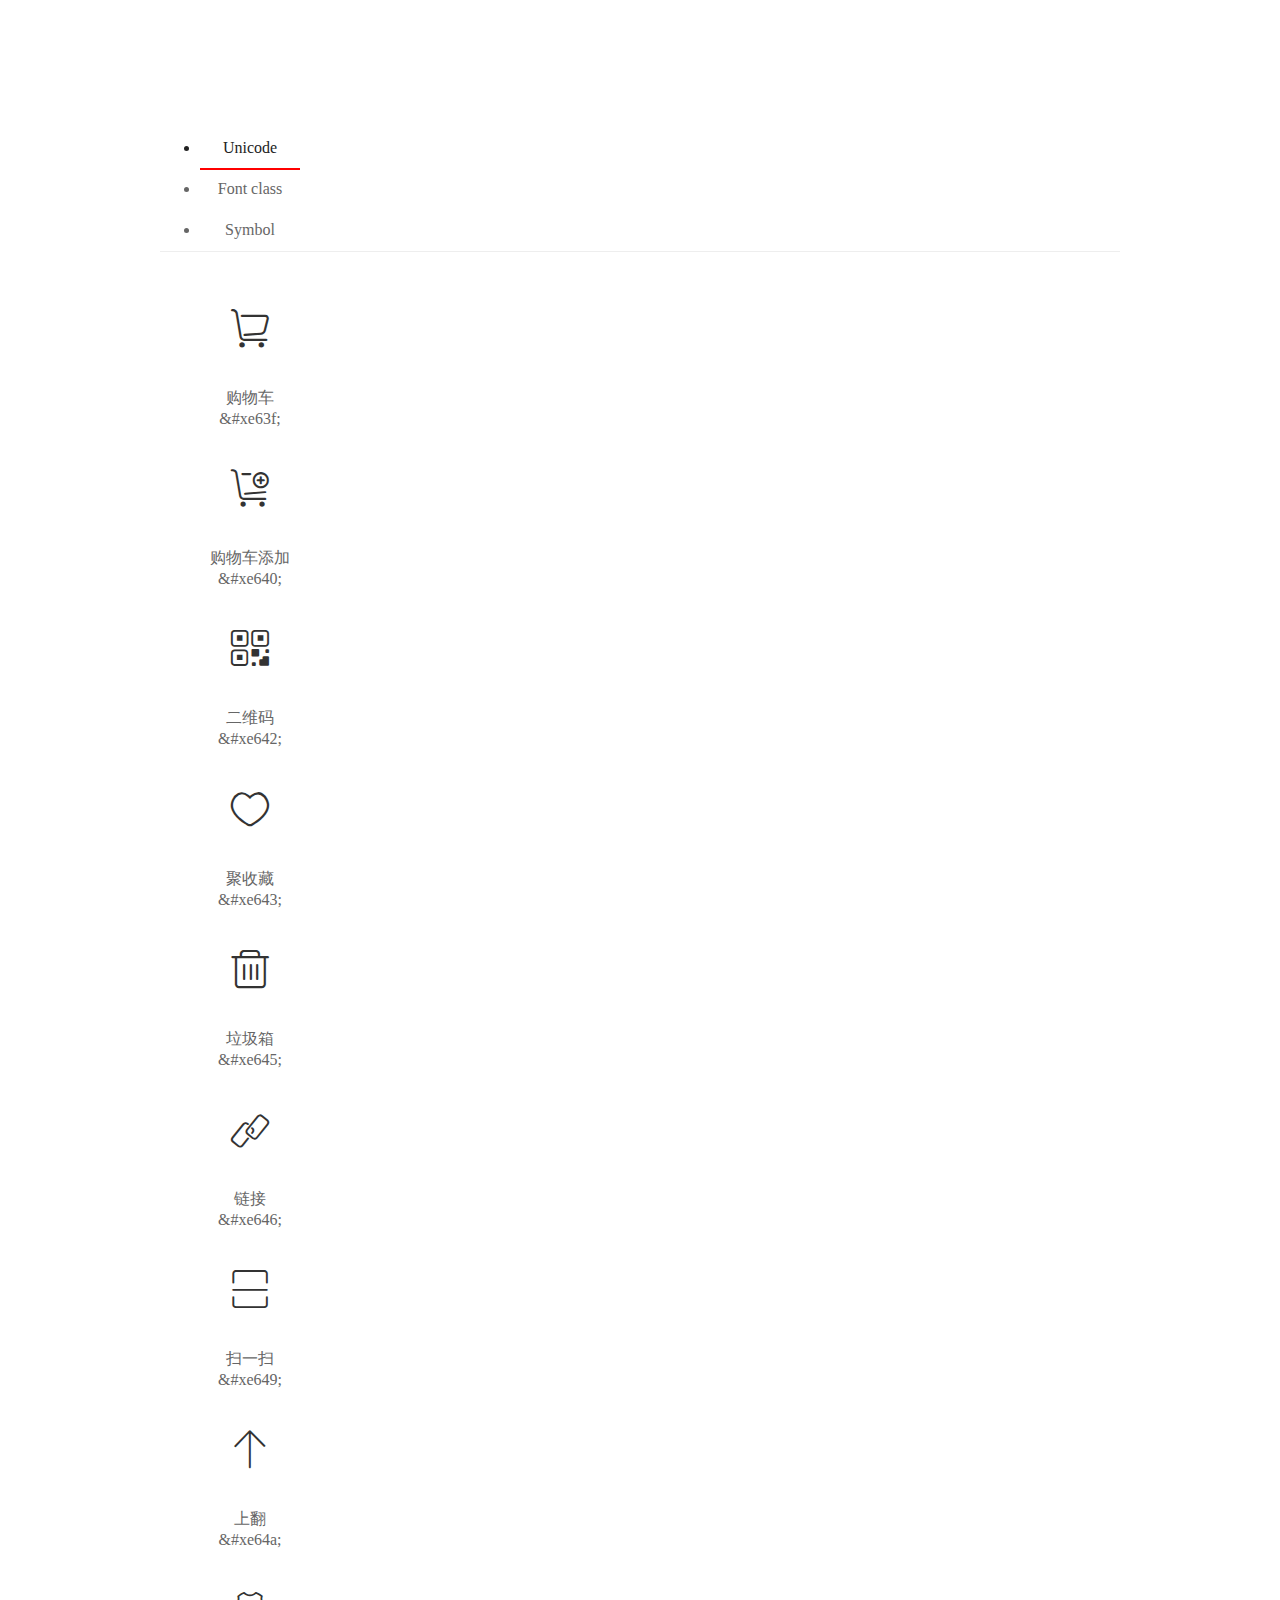
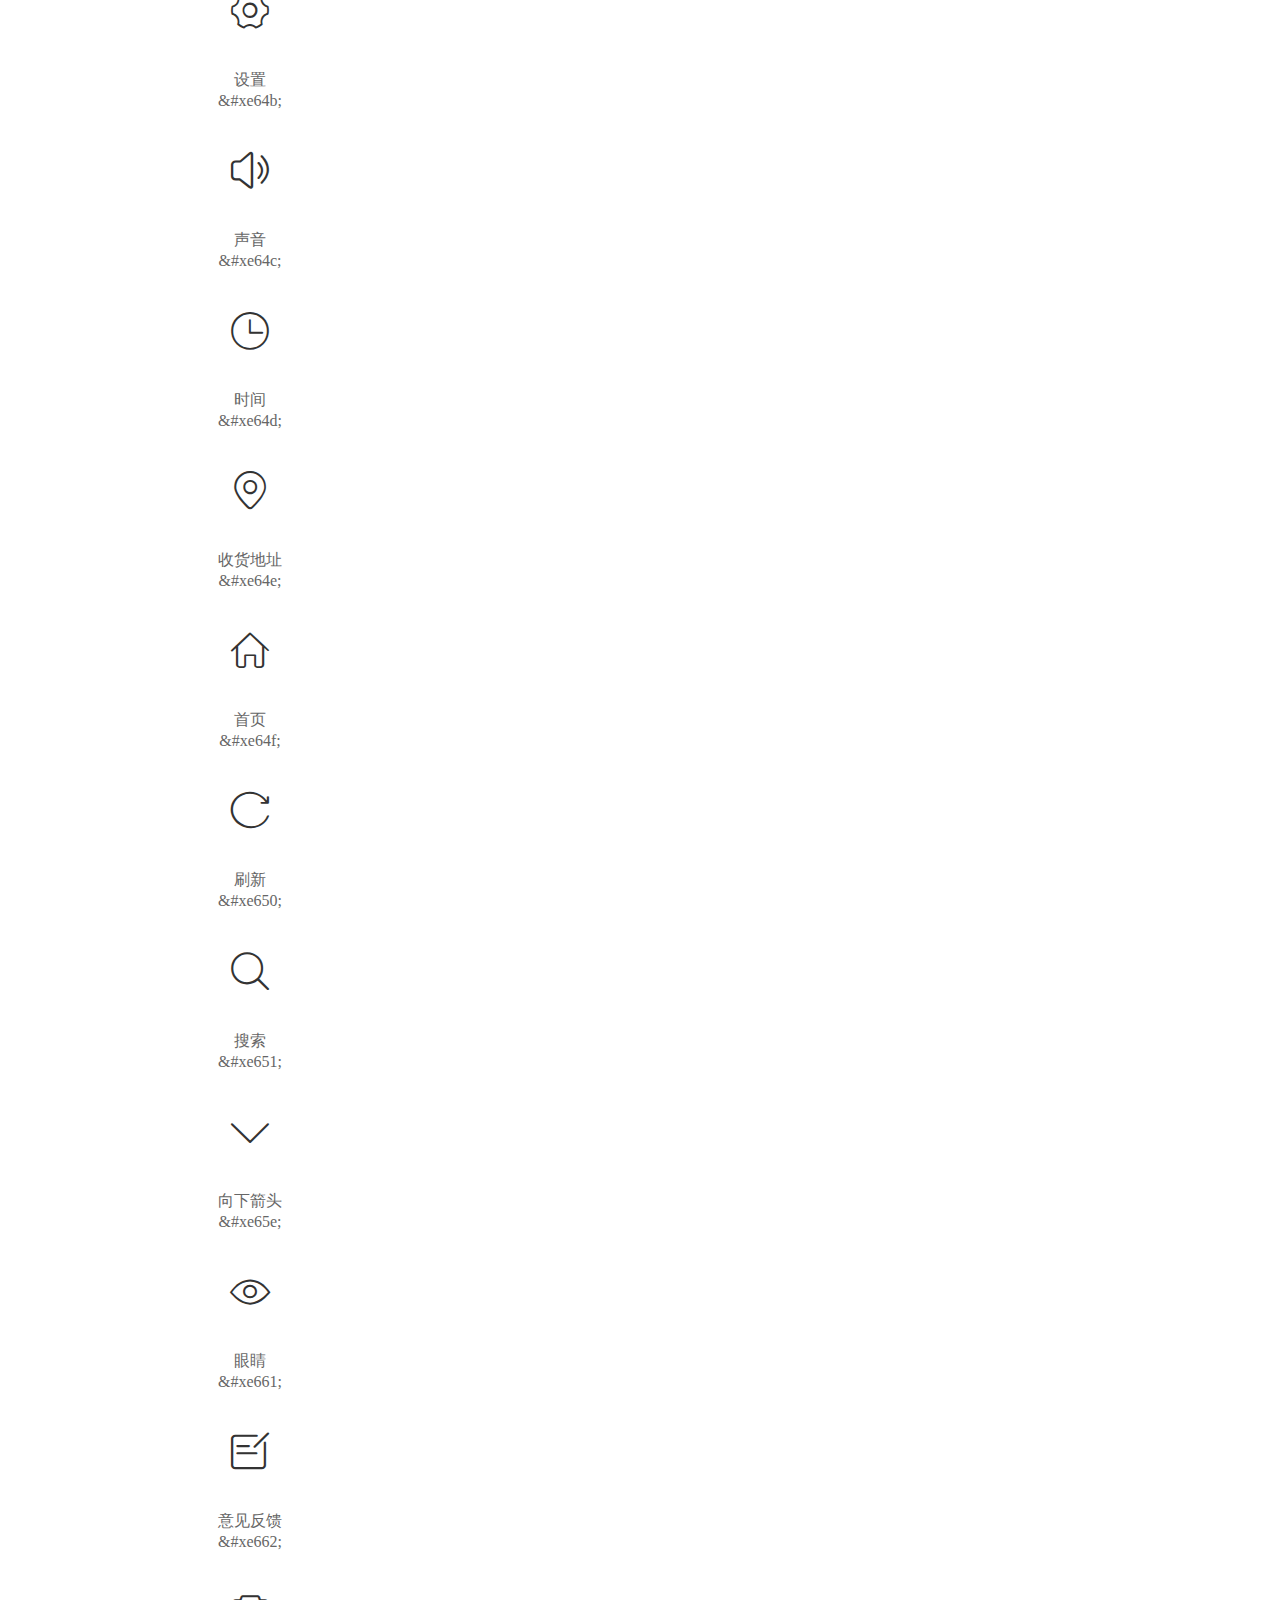
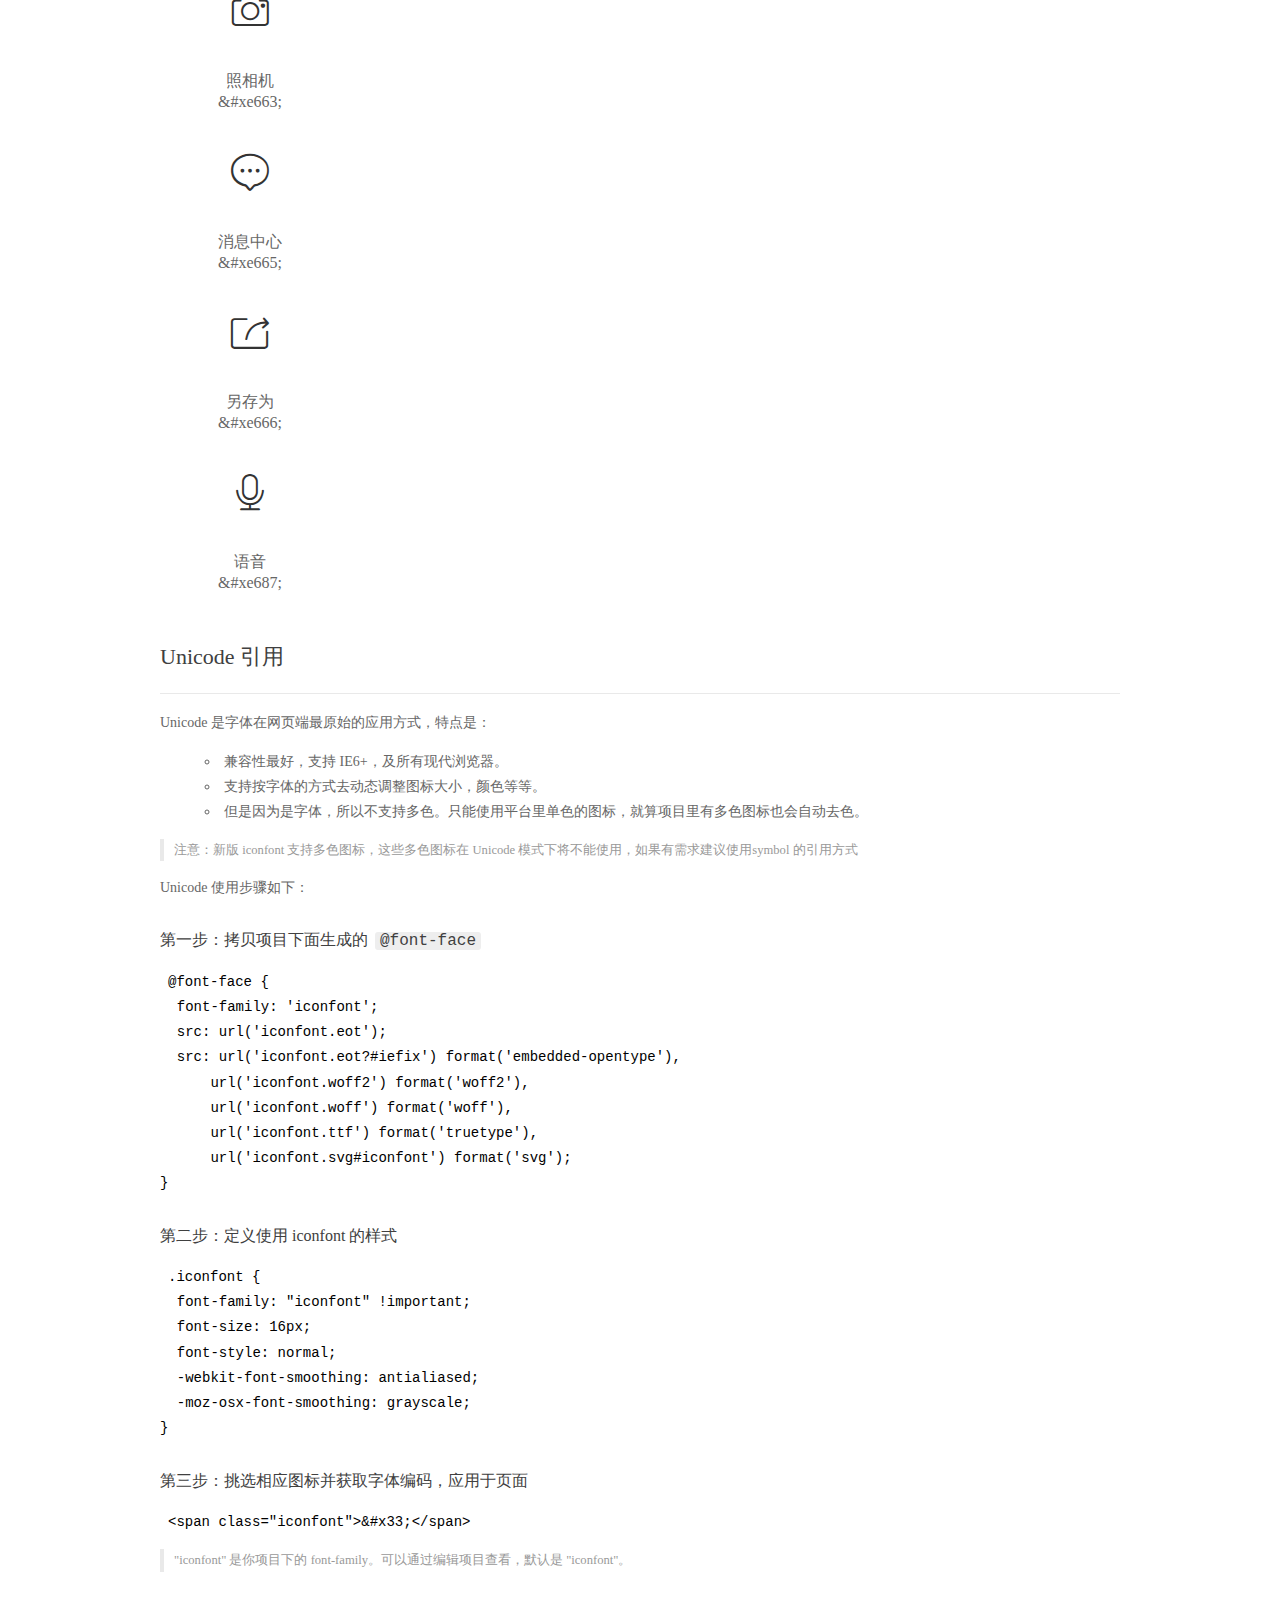
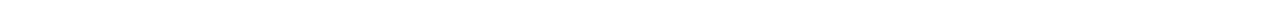
<file: iconfont/demo_index.html>
<!DOCTYPE html>
<html>
<head>
  <meta charset="utf-8"/>
  <title>IconFont Demo</title>
  <link rel="shortcut icon" href="https://gtms04.alicdn.com/tps/i4/TB1_oz6GVXXXXaFXpXXJDFnIXXX-64-64.ico" type="image/x-icon"/>
  <link rel="stylesheet" href="https://g.alicdn.com/thx/cube/1.3.2/cube.min.css">
  <link rel="stylesheet" href="demo.css">
  <link rel="stylesheet" href="iconfont.css">
  <script src="iconfont.js"></script>
  <!-- jQuery -->
  <script src="https://a1.alicdn.com/oss/uploads/2018/12/26/7bfddb60-08e8-11e9-9b04-53e73bb6408b.js"></script>
  <!-- 代码高亮 -->
  <script src="https://a1.alicdn.com/oss/uploads/2018/12/26/a3f714d0-08e6-11e9-8a15-ebf944d7534c.js"></script>
</head>
<body>
  <div class="main">
    <h1 class="logo"><a href="https://www.iconfont.cn/" title="iconfont 首页" target="_blank">&#xe86b;</a></h1>
    <div class="nav-tabs">
      <ul id="tabs" class="dib-box">
        <li class="dib active"><span>Unicode</span></li>
        <li class="dib"><span>Font class</span></li>
        <li class="dib"><span>Symbol</span></li>
      </ul>
      
    </div>
    <div class="tab-container">
      <div class="content unicode" style="display: block;">
          <ul class="icon_lists dib-box">
          
            <li class="dib">
              <span class="icon iconfont">&#xe63f;</span>
                <div class="name">购物车</div>
                <div class="code-name">&amp;#xe63f;</div>
              </li>
          
            <li class="dib">
              <span class="icon iconfont">&#xe640;</span>
                <div class="name">购物车添加</div>
                <div class="code-name">&amp;#xe640;</div>
              </li>
          
            <li class="dib">
              <span class="icon iconfont">&#xe642;</span>
                <div class="name">二维码</div>
                <div class="code-name">&amp;#xe642;</div>
              </li>
          
            <li class="dib">
              <span class="icon iconfont">&#xe643;</span>
                <div class="name">聚收藏</div>
                <div class="code-name">&amp;#xe643;</div>
              </li>
          
            <li class="dib">
              <span class="icon iconfont">&#xe645;</span>
                <div class="name">垃圾箱</div>
                <div class="code-name">&amp;#xe645;</div>
              </li>
          
            <li class="dib">
              <span class="icon iconfont">&#xe646;</span>
                <div class="name">链接</div>
                <div class="code-name">&amp;#xe646;</div>
              </li>
          
            <li class="dib">
              <span class="icon iconfont">&#xe649;</span>
                <div class="name">扫一扫</div>
                <div class="code-name">&amp;#xe649;</div>
              </li>
          
            <li class="dib">
              <span class="icon iconfont">&#xe64a;</span>
                <div class="name">上翻</div>
                <div class="code-name">&amp;#xe64a;</div>
              </li>
          
            <li class="dib">
              <span class="icon iconfont">&#xe64b;</span>
                <div class="name">设置</div>
                <div class="code-name">&amp;#xe64b;</div>
              </li>
          
            <li class="dib">
              <span class="icon iconfont">&#xe64c;</span>
                <div class="name">声音</div>
                <div class="code-name">&amp;#xe64c;</div>
              </li>
          
            <li class="dib">
              <span class="icon iconfont">&#xe64d;</span>
                <div class="name">时间</div>
                <div class="code-name">&amp;#xe64d;</div>
              </li>
          
            <li class="dib">
              <span class="icon iconfont">&#xe64e;</span>
                <div class="name">收货地址</div>
                <div class="code-name">&amp;#xe64e;</div>
              </li>
          
            <li class="dib">
              <span class="icon iconfont">&#xe64f;</span>
                <div class="name">首页</div>
                <div class="code-name">&amp;#xe64f;</div>
              </li>
          
            <li class="dib">
              <span class="icon iconfont">&#xe650;</span>
                <div class="name">刷新</div>
                <div class="code-name">&amp;#xe650;</div>
              </li>
          
            <li class="dib">
              <span class="icon iconfont">&#xe651;</span>
                <div class="name">搜索</div>
                <div class="code-name">&amp;#xe651;</div>
              </li>
          
            <li class="dib">
              <span class="icon iconfont">&#xe65e;</span>
                <div class="name">向下箭头</div>
                <div class="code-name">&amp;#xe65e;</div>
              </li>
          
            <li class="dib">
              <span class="icon iconfont">&#xe661;</span>
                <div class="name">眼睛</div>
                <div class="code-name">&amp;#xe661;</div>
              </li>
          
            <li class="dib">
              <span class="icon iconfont">&#xe662;</span>
                <div class="name">意见反馈</div>
                <div class="code-name">&amp;#xe662;</div>
              </li>
          
            <li class="dib">
              <span class="icon iconfont">&#xe663;</span>
                <div class="name">照相机</div>
                <div class="code-name">&amp;#xe663;</div>
              </li>
          
            <li class="dib">
              <span class="icon iconfont">&#xe665;</span>
                <div class="name">消息中心</div>
                <div class="code-name">&amp;#xe665;</div>
              </li>
          
            <li class="dib">
              <span class="icon iconfont">&#xe666;</span>
                <div class="name">另存为</div>
                <div class="code-name">&amp;#xe666;</div>
              </li>
          
            <li class="dib">
              <span class="icon iconfont">&#xe687;</span>
                <div class="name">语音</div>
                <div class="code-name">&amp;#xe687;</div>
              </li>
          
          </ul>
          <div class="article markdown">
          <h2 id="unicode-">Unicode 引用</h2>
          <hr>

          <p>Unicode 是字体在网页端最原始的应用方式，特点是：</p>
          <ul>
            <li>兼容性最好，支持 IE6+，及所有现代浏览器。</li>
            <li>支持按字体的方式去动态调整图标大小，颜色等等。</li>
            <li>但是因为是字体，所以不支持多色。只能使用平台里单色的图标，就算项目里有多色图标也会自动去色。</li>
          </ul>
          <blockquote>
            <p>注意：新版 iconfont 支持多色图标，这些多色图标在 Unicode 模式下将不能使用，如果有需求建议使用symbol 的引用方式</p>
          </blockquote>
          <p>Unicode 使用步骤如下：</p>
          <h3 id="-font-face">第一步：拷贝项目下面生成的 <code>@font-face</code></h3>
<pre><code class="language-css"
>@font-face {
  font-family: 'iconfont';
  src: url('iconfont.eot');
  src: url('iconfont.eot?#iefix') format('embedded-opentype'),
      url('iconfont.woff2') format('woff2'),
      url('iconfont.woff') format('woff'),
      url('iconfont.ttf') format('truetype'),
      url('iconfont.svg#iconfont') format('svg');
}
</code></pre>
          <h3 id="-iconfont-">第二步：定义使用 iconfont 的样式</h3>
<pre><code class="language-css"
>.iconfont {
  font-family: "iconfont" !important;
  font-size: 16px;
  font-style: normal;
  -webkit-font-smoothing: antialiased;
  -moz-osx-font-smoothing: grayscale;
}
</code></pre>
          <h3 id="-">第三步：挑选相应图标并获取字体编码，应用于页面</h3>
<pre>
<code class="language-html"
>&lt;span class="iconfont"&gt;&amp;#x33;&lt;/span&gt;
</code></pre>
          <blockquote>
            <p>"iconfont" 是你项目下的 font-family。可以通过编辑项目查看，默认是 "iconfont"。</p>
          </blockquote>
          </div>
      </div>
      <div class="content font-class">
        <ul class="icon_lists dib-box">
          
          <li class="dib">
            <span class="icon iconfont icon-gouwuche"></span>
            <div class="name">
              购物车
            </div>
            <div class="code-name">.icon-gouwuche
            </div>
          </li>
          
          <li class="dib">
            <span class="icon iconfont icon-gouwuchetianjia"></span>
            <div class="name">
              购物车添加
            </div>
            <div class="code-name">.icon-gouwuchetianjia
            </div>
          </li>
          
          <li class="dib">
            <span class="icon iconfont icon-erweima"></span>
            <div class="name">
              二维码
            </div>
            <div class="code-name">.icon-erweima
            </div>
          </li>
          
          <li class="dib">
            <span class="icon iconfont icon-jushoucang"></span>
            <div class="name">
              聚收藏
            </div>
            <div class="code-name">.icon-jushoucang
            </div>
          </li>
          
          <li class="dib">
            <span class="icon iconfont icon-lajixiang"></span>
            <div class="name">
              垃圾箱
            </div>
            <div class="code-name">.icon-lajixiang
            </div>
          </li>
          
          <li class="dib">
            <span class="icon iconfont icon-lianjie"></span>
            <div class="name">
              链接
            </div>
            <div class="code-name">.icon-lianjie
            </div>
          </li>
          
          <li class="dib">
            <span class="icon iconfont icon-saoyisao"></span>
            <div class="name">
              扫一扫
            </div>
            <div class="code-name">.icon-saoyisao
            </div>
          </li>
          
          <li class="dib">
            <span class="icon iconfont icon-shangfan"></span>
            <div class="name">
              上翻
            </div>
            <div class="code-name">.icon-shangfan
            </div>
          </li>
          
          <li class="dib">
            <span class="icon iconfont icon-shezhi"></span>
            <div class="name">
              设置
            </div>
            <div class="code-name">.icon-shezhi
            </div>
          </li>
          
          <li class="dib">
            <span class="icon iconfont icon-shengyin"></span>
            <div class="name">
              声音
            </div>
            <div class="code-name">.icon-shengyin
            </div>
          </li>
          
          <li class="dib">
            <span class="icon iconfont icon-shijian"></span>
            <div class="name">
              时间
            </div>
            <div class="code-name">.icon-shijian
            </div>
          </li>
          
          <li class="dib">
            <span class="icon iconfont icon-shouhuodizhi"></span>
            <div class="name">
              收货地址
            </div>
            <div class="code-name">.icon-shouhuodizhi
            </div>
          </li>
          
          <li class="dib">
            <span class="icon iconfont icon-shouye"></span>
            <div class="name">
              首页
            </div>
            <div class="code-name">.icon-shouye
            </div>
          </li>
          
          <li class="dib">
            <span class="icon iconfont icon-shuaxin"></span>
            <div class="name">
              刷新
            </div>
            <div class="code-name">.icon-shuaxin
            </div>
          </li>
          
          <li class="dib">
            <span class="icon iconfont icon-sousuo"></span>
            <div class="name">
              搜索
            </div>
            <div class="code-name">.icon-sousuo
            </div>
          </li>
          
          <li class="dib">
            <span class="icon iconfont icon-xiangxiajiantou"></span>
            <div class="name">
              向下箭头
            </div>
            <div class="code-name">.icon-xiangxiajiantou
            </div>
          </li>
          
          <li class="dib">
            <span class="icon iconfont icon-yanjing"></span>
            <div class="name">
              眼睛
            </div>
            <div class="code-name">.icon-yanjing
            </div>
          </li>
          
          <li class="dib">
            <span class="icon iconfont icon-yijianfankui"></span>
            <div class="name">
              意见反馈
            </div>
            <div class="code-name">.icon-yijianfankui
            </div>
          </li>
          
          <li class="dib">
            <span class="icon iconfont icon-zhaoxiangji"></span>
            <div class="name">
              照相机
            </div>
            <div class="code-name">.icon-zhaoxiangji
            </div>
          </li>
          
          <li class="dib">
            <span class="icon iconfont icon-xiaoxizhongxin"></span>
            <div class="name">
              消息中心
            </div>
            <div class="code-name">.icon-xiaoxizhongxin
            </div>
          </li>
          
          <li class="dib">
            <span class="icon iconfont icon-lingcunwei"></span>
            <div class="name">
              另存为
            </div>
            <div class="code-name">.icon-lingcunwei
            </div>
          </li>
          
          <li class="dib">
            <span class="icon iconfont icon-yuyin"></span>
            <div class="name">
              语音
            </div>
            <div class="code-name">.icon-yuyin
            </div>
          </li>
          
        </ul>
        <div class="article markdown">
        <h2 id="font-class-">font-class 引用</h2>
        <hr>

        <p>font-class 是 Unicode 使用方式的一种变种，主要是解决 Unicode 书写不直观，语意不明确的问题。</p>
        <p>与 Unicode 使用方式相比，具有如下特点：</p>
        <ul>
          <li>兼容性良好，支持 IE8+，及所有现代浏览器。</li>
          <li>相比于 Unicode 语意明确，书写更直观。可以很容易分辨这个 icon 是什么。</li>
          <li>因为使用 class 来定义图标，所以当要替换图标时，只需要修改 class 里面的 Unicode 引用。</li>
          <li>不过因为本质上还是使用的字体，所以多色图标还是不支持的。</li>
        </ul>
        <p>使用步骤如下：</p>
        <h3 id="-fontclass-">第一步：引入项目下面生成的 fontclass 代码：</h3>
<pre><code class="language-html">&lt;link rel="stylesheet" href="./iconfont.css"&gt;
</code></pre>
        <h3 id="-">第二步：挑选相应图标并获取类名，应用于页面：</h3>
<pre><code class="language-html">&lt;span class="iconfont icon-xxx"&gt;&lt;/span&gt;
</code></pre>
        <blockquote>
          <p>"
            iconfont" 是你项目下的 font-family。可以通过编辑项目查看，默认是 "iconfont"。</p>
        </blockquote>
      </div>
      </div>
      <div class="content symbol">
          <ul class="icon_lists dib-box">
          
            <li class="dib">
                <svg class="icon svg-icon" aria-hidden="true">
                  <use xlink:href="#icon-gouwuche"></use>
                </svg>
                <div class="name">购物车</div>
                <div class="code-name">#icon-gouwuche</div>
            </li>
          
            <li class="dib">
                <svg class="icon svg-icon" aria-hidden="true">
                  <use xlink:href="#icon-gouwuchetianjia"></use>
                </svg>
                <div class="name">购物车添加</div>
                <div class="code-name">#icon-gouwuchetianjia</div>
            </li>
          
            <li class="dib">
                <svg class="icon svg-icon" aria-hidden="true">
                  <use xlink:href="#icon-erweima"></use>
                </svg>
                <div class="name">二维码</div>
                <div class="code-name">#icon-erweima</div>
            </li>
          
            <li class="dib">
                <svg class="icon svg-icon" aria-hidden="true">
                  <use xlink:href="#icon-jushoucang"></use>
                </svg>
                <div class="name">聚收藏</div>
                <div class="code-name">#icon-jushoucang</div>
            </li>
          
            <li class="dib">
                <svg class="icon svg-icon" aria-hidden="true">
                  <use xlink:href="#icon-lajixiang"></use>
                </svg>
                <div class="name">垃圾箱</div>
                <div class="code-name">#icon-lajixiang</div>
            </li>
          
            <li class="dib">
                <svg class="icon svg-icon" aria-hidden="true">
                  <use xlink:href="#icon-lianjie"></use>
                </svg>
                <div class="name">链接</div>
                <div class="code-name">#icon-lianjie</div>
            </li>
          
            <li class="dib">
                <svg class="icon svg-icon" aria-hidden="true">
                  <use xlink:href="#icon-saoyisao"></use>
                </svg>
                <div class="name">扫一扫</div>
                <div class="code-name">#icon-saoyisao</div>
            </li>
          
            <li class="dib">
                <svg class="icon svg-icon" aria-hidden="true">
                  <use xlink:href="#icon-shangfan"></use>
                </svg>
                <div class="name">上翻</div>
                <div class="code-name">#icon-shangfan</div>
            </li>
          
            <li class="dib">
                <svg class="icon svg-icon" aria-hidden="true">
                  <use xlink:href="#icon-shezhi"></use>
                </svg>
                <div class="name">设置</div>
                <div class="code-name">#icon-shezhi</div>
            </li>
          
            <li class="dib">
                <svg class="icon svg-icon" aria-hidden="true">
                  <use xlink:href="#icon-shengyin"></use>
                </svg>
                <div class="name">声音</div>
                <div class="code-name">#icon-shengyin</div>
            </li>
          
            <li class="dib">
                <svg class="icon svg-icon" aria-hidden="true">
                  <use xlink:href="#icon-shijian"></use>
                </svg>
                <div class="name">时间</div>
                <div class="code-name">#icon-shijian</div>
            </li>
          
            <li class="dib">
                <svg class="icon svg-icon" aria-hidden="true">
                  <use xlink:href="#icon-shouhuodizhi"></use>
                </svg>
                <div class="name">收货地址</div>
                <div class="code-name">#icon-shouhuodizhi</div>
            </li>
          
            <li class="dib">
                <svg class="icon svg-icon" aria-hidden="true">
                  <use xlink:href="#icon-shouye"></use>
                </svg>
                <div class="name">首页</div>
                <div class="code-name">#icon-shouye</div>
            </li>
          
            <li class="dib">
                <svg class="icon svg-icon" aria-hidden="true">
                  <use xlink:href="#icon-shuaxin"></use>
                </svg>
                <div class="name">刷新</div>
                <div class="code-name">#icon-shuaxin</div>
            </li>
          
            <li class="dib">
                <svg class="icon svg-icon" aria-hidden="true">
                  <use xlink:href="#icon-sousuo"></use>
                </svg>
                <div class="name">搜索</div>
                <div class="code-name">#icon-sousuo</div>
            </li>
          
            <li class="dib">
                <svg class="icon svg-icon" aria-hidden="true">
                  <use xlink:href="#icon-xiangxiajiantou"></use>
                </svg>
                <div class="name">向下箭头</div>
                <div class="code-name">#icon-xiangxiajiantou</div>
            </li>
          
            <li class="dib">
                <svg class="icon svg-icon" aria-hidden="true">
                  <use xlink:href="#icon-yanjing"></use>
                </svg>
                <div class="name">眼睛</div>
                <div class="code-name">#icon-yanjing</div>
            </li>
          
            <li class="dib">
                <svg class="icon svg-icon" aria-hidden="true">
                  <use xlink:href="#icon-yijianfankui"></use>
                </svg>
                <div class="name">意见反馈</div>
                <div class="code-name">#icon-yijianfankui</div>
            </li>
          
            <li class="dib">
                <svg class="icon svg-icon" aria-hidden="true">
                  <use xlink:href="#icon-zhaoxiangji"></use>
                </svg>
                <div class="name">照相机</div>
                <div class="code-name">#icon-zhaoxiangji</div>
            </li>
          
            <li class="dib">
                <svg class="icon svg-icon" aria-hidden="true">
                  <use xlink:href="#icon-xiaoxizhongxin"></use>
                </svg>
                <div class="name">消息中心</div>
                <div class="code-name">#icon-xiaoxizhongxin</div>
            </li>
          
            <li class="dib">
                <svg class="icon svg-icon" aria-hidden="true">
                  <use xlink:href="#icon-lingcunwei"></use>
                </svg>
                <div class="name">另存为</div>
                <div class="code-name">#icon-lingcunwei</div>
            </li>
          
            <li class="dib">
                <svg class="icon svg-icon" aria-hidden="true">
                  <use xlink:href="#icon-yuyin"></use>
                </svg>
                <div class="name">语音</div>
                <div class="code-name">#icon-yuyin</div>
            </li>
          
          </ul>
          <div class="article markdown">
          <h2 id="symbol-">Symbol 引用</h2>
          <hr>

          <p>这是一种全新的使用方式，应该说这才是未来的主流，也是平台目前推荐的用法。相关介绍可以参考这篇<a href="">文章</a>
            这种用法其实是做了一个 SVG 的集合，与另外两种相比具有如下特点：</p>
          <ul>
            <li>支持多色图标了，不再受单色限制。</li>
            <li>通过一些技巧，支持像字体那样，通过 <code>font-size</code>, <code>color</code> 来调整样式。</li>
            <li>兼容性较差，支持 IE9+，及现代浏览器。</li>
            <li>浏览器渲染 SVG 的性能一般，还不如 png。</li>
          </ul>
          <p>使用步骤如下：</p>
          <h3 id="-symbol-">第一步：引入项目下面生成的 symbol 代码：</h3>
<pre><code class="language-html">&lt;script src="./iconfont.js"&gt;&lt;/script&gt;
</code></pre>
          <h3 id="-css-">第二步：加入通用 CSS 代码（引入一次就行）：</h3>
<pre><code class="language-html">&lt;style&gt;
.icon {
  width: 1em;
  height: 1em;
  vertical-align: -0.15em;
  fill: currentColor;
  overflow: hidden;
}
&lt;/style&gt;
</code></pre>
          <h3 id="-">第三步：挑选相应图标并获取类名，应用于页面：</h3>
<pre><code class="language-html">&lt;svg class="icon" aria-hidden="true"&gt;
  &lt;use xlink:href="#icon-xxx"&gt;&lt;/use&gt;
&lt;/svg&gt;
</code></pre>
          </div>
      </div>

    </div>
  </div>
  <script>
  $(document).ready(function () {
      $('.tab-container .content:first').show()

      $('#tabs li').click(function (e) {
        var tabContent = $('.tab-container .content')
        var index = $(this).index()

        if ($(this).hasClass('active')) {
          return
        } else {
          $('#tabs li').removeClass('active')
          $(this).addClass('active')

          tabContent.hide().eq(index).fadeIn()
        }
      })
    })
  </script>
</body>
</html>
</file>
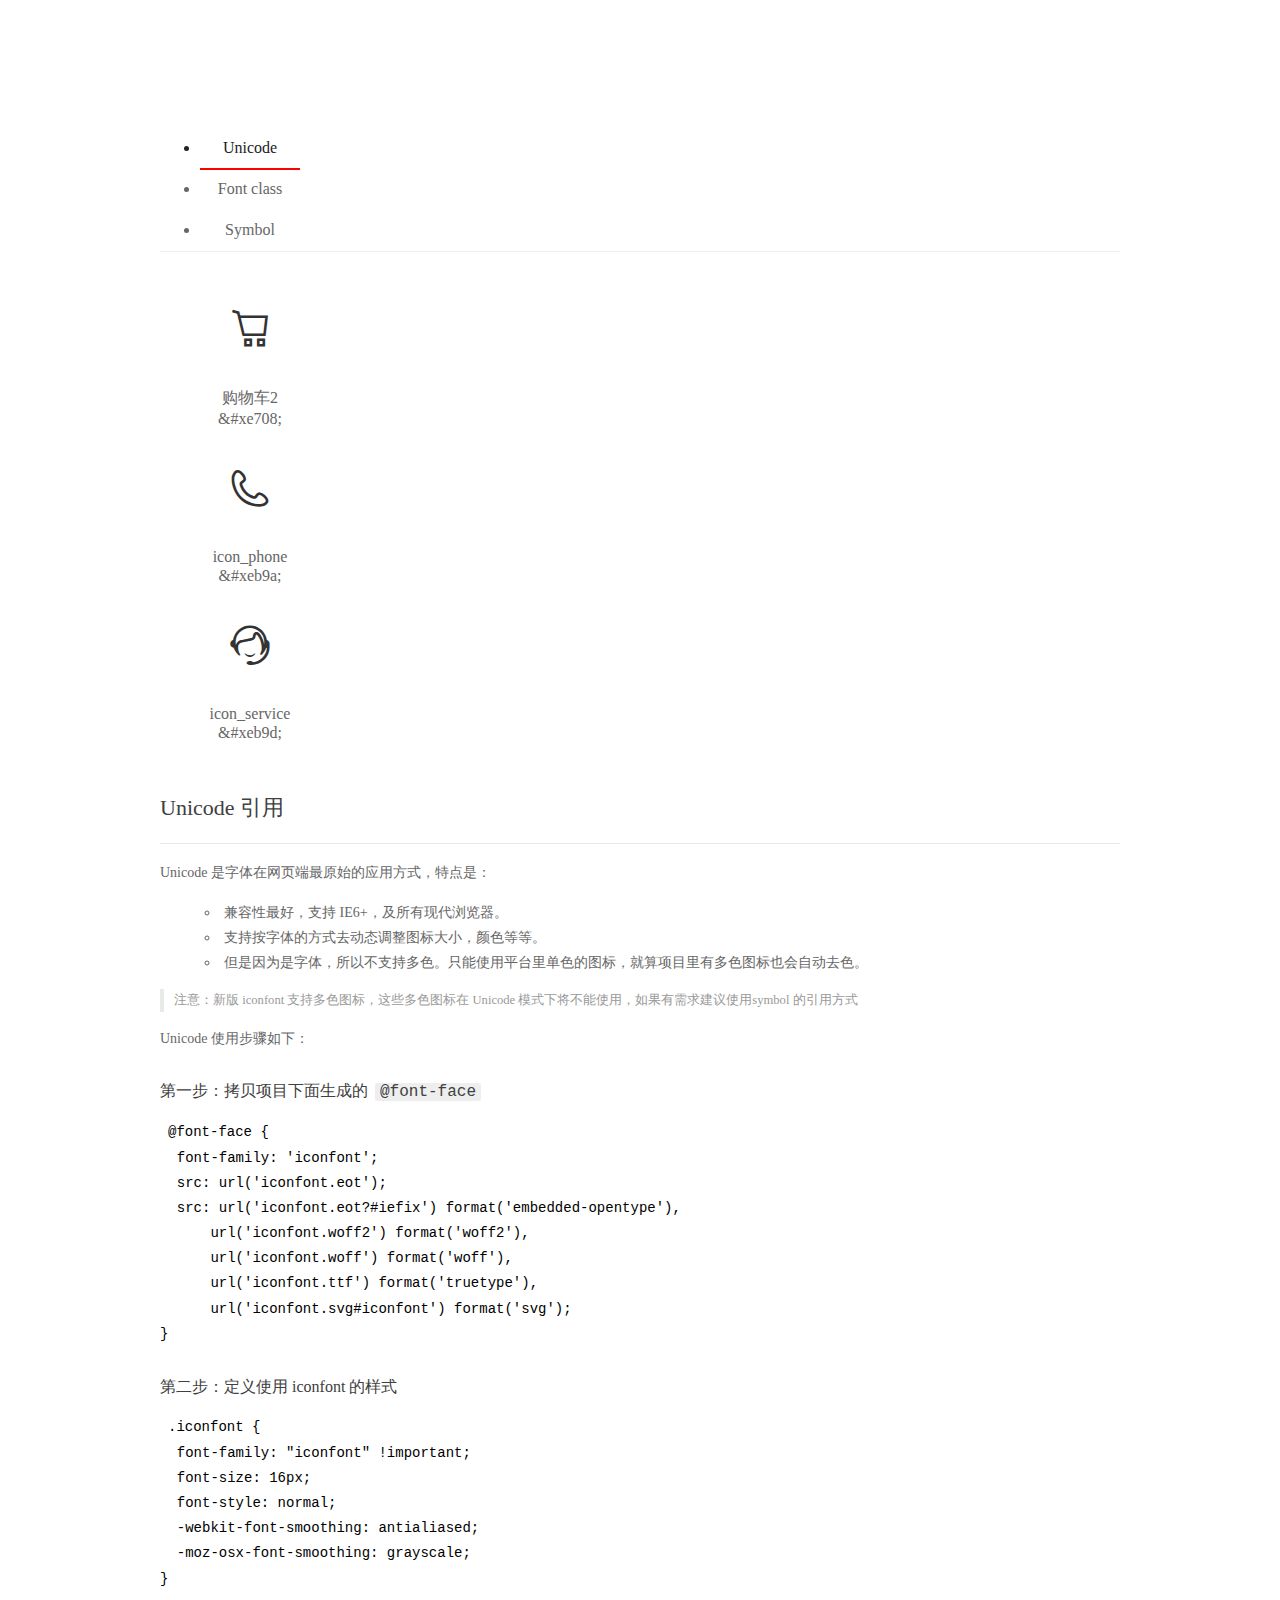
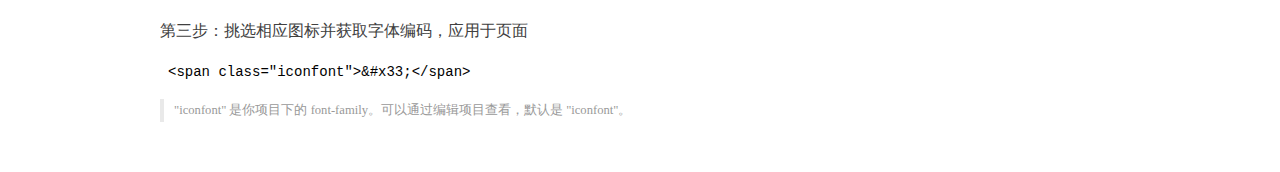
<file: iconfont2/demo_index.html>
<!DOCTYPE html>
<html>
<head>
  <meta charset="utf-8"/>
  <title>IconFont Demo</title>
  <link rel="shortcut icon" href="https://gtms04.alicdn.com/tps/i4/TB1_oz6GVXXXXaFXpXXJDFnIXXX-64-64.ico" type="image/x-icon"/>
  <link rel="stylesheet" href="https://g.alicdn.com/thx/cube/1.3.2/cube.min.css">
  <link rel="stylesheet" href="demo.css">
  <link rel="stylesheet" href="iconfont.css">
  <script src="iconfont.js"></script>
  <!-- jQuery -->
  <script src="https://a1.alicdn.com/oss/uploads/2018/12/26/7bfddb60-08e8-11e9-9b04-53e73bb6408b.js"></script>
  <!-- 代码高亮 -->
  <script src="https://a1.alicdn.com/oss/uploads/2018/12/26/a3f714d0-08e6-11e9-8a15-ebf944d7534c.js"></script>
</head>
<body>
  <div class="main">
    <h1 class="logo"><a href="https://www.iconfont.cn/" title="iconfont 首页" target="_blank">&#xe86b;</a></h1>
    <div class="nav-tabs">
      <ul id="tabs" class="dib-box">
        <li class="dib active"><span>Unicode</span></li>
        <li class="dib"><span>Font class</span></li>
        <li class="dib"><span>Symbol</span></li>
      </ul>
      
    </div>
    <div class="tab-container">
      <div class="content unicode" style="display: block;">
          <ul class="icon_lists dib-box">
          
            <li class="dib">
              <span class="icon iconfont">&#xe708;</span>
                <div class="name">购物车2</div>
                <div class="code-name">&amp;#xe708;</div>
              </li>
          
            <li class="dib">
              <span class="icon iconfont">&#xeb9a;</span>
                <div class="name">icon_phone</div>
                <div class="code-name">&amp;#xeb9a;</div>
              </li>
          
            <li class="dib">
              <span class="icon iconfont">&#xeb9d;</span>
                <div class="name">icon_service</div>
                <div class="code-name">&amp;#xeb9d;</div>
              </li>
          
          </ul>
          <div class="article markdown">
          <h2 id="unicode-">Unicode 引用</h2>
          <hr>

          <p>Unicode 是字体在网页端最原始的应用方式，特点是：</p>
          <ul>
            <li>兼容性最好，支持 IE6+，及所有现代浏览器。</li>
            <li>支持按字体的方式去动态调整图标大小，颜色等等。</li>
            <li>但是因为是字体，所以不支持多色。只能使用平台里单色的图标，就算项目里有多色图标也会自动去色。</li>
          </ul>
          <blockquote>
            <p>注意：新版 iconfont 支持多色图标，这些多色图标在 Unicode 模式下将不能使用，如果有需求建议使用symbol 的引用方式</p>
          </blockquote>
          <p>Unicode 使用步骤如下：</p>
          <h3 id="-font-face">第一步：拷贝项目下面生成的 <code>@font-face</code></h3>
<pre><code class="language-css"
>@font-face {
  font-family: 'iconfont';
  src: url('iconfont.eot');
  src: url('iconfont.eot?#iefix') format('embedded-opentype'),
      url('iconfont.woff2') format('woff2'),
      url('iconfont.woff') format('woff'),
      url('iconfont.ttf') format('truetype'),
      url('iconfont.svg#iconfont') format('svg');
}
</code></pre>
          <h3 id="-iconfont-">第二步：定义使用 iconfont 的样式</h3>
<pre><code class="language-css"
>.iconfont {
  font-family: "iconfont" !important;
  font-size: 16px;
  font-style: normal;
  -webkit-font-smoothing: antialiased;
  -moz-osx-font-smoothing: grayscale;
}
</code></pre>
          <h3 id="-">第三步：挑选相应图标并获取字体编码，应用于页面</h3>
<pre>
<code class="language-html"
>&lt;span class="iconfont"&gt;&amp;#x33;&lt;/span&gt;
</code></pre>
          <blockquote>
            <p>"iconfont" 是你项目下的 font-family。可以通过编辑项目查看，默认是 "iconfont"。</p>
          </blockquote>
          </div>
      </div>
      <div class="content font-class">
        <ul class="icon_lists dib-box">
          
          <li class="dib">
            <span class="icon iconfont icon-gouwuche"></span>
            <div class="name">
              购物车2
            </div>
            <div class="code-name">.icon-gouwuche
            </div>
          </li>
          
          <li class="dib">
            <span class="icon iconfont icon-icon_phone"></span>
            <div class="name">
              icon_phone
            </div>
            <div class="code-name">.icon-icon_phone
            </div>
          </li>
          
          <li class="dib">
            <span class="icon iconfont icon-icon_service"></span>
            <div class="name">
              icon_service
            </div>
            <div class="code-name">.icon-icon_service
            </div>
          </li>
          
        </ul>
        <div class="article markdown">
        <h2 id="font-class-">font-class 引用</h2>
        <hr>

        <p>font-class 是 Unicode 使用方式的一种变种，主要是解决 Unicode 书写不直观，语意不明确的问题。</p>
        <p>与 Unicode 使用方式相比，具有如下特点：</p>
        <ul>
          <li>兼容性良好，支持 IE8+，及所有现代浏览器。</li>
          <li>相比于 Unicode 语意明确，书写更直观。可以很容易分辨这个 icon 是什么。</li>
          <li>因为使用 class 来定义图标，所以当要替换图标时，只需要修改 class 里面的 Unicode 引用。</li>
          <li>不过因为本质上还是使用的字体，所以多色图标还是不支持的。</li>
        </ul>
        <p>使用步骤如下：</p>
        <h3 id="-fontclass-">第一步：引入项目下面生成的 fontclass 代码：</h3>
<pre><code class="language-html">&lt;link rel="stylesheet" href="./iconfont.css"&gt;
</code></pre>
        <h3 id="-">第二步：挑选相应图标并获取类名，应用于页面：</h3>
<pre><code class="language-html">&lt;span class="iconfont icon-xxx"&gt;&lt;/span&gt;
</code></pre>
        <blockquote>
          <p>"
            iconfont" 是你项目下的 font-family。可以通过编辑项目查看，默认是 "iconfont"。</p>
        </blockquote>
      </div>
      </div>
      <div class="content symbol">
          <ul class="icon_lists dib-box">
          
            <li class="dib">
                <svg class="icon svg-icon" aria-hidden="true">
                  <use xlink:href="#icon-gouwuche"></use>
                </svg>
                <div class="name">购物车2</div>
                <div class="code-name">#icon-gouwuche</div>
            </li>
          
            <li class="dib">
                <svg class="icon svg-icon" aria-hidden="true">
                  <use xlink:href="#icon-icon_phone"></use>
                </svg>
                <div class="name">icon_phone</div>
                <div class="code-name">#icon-icon_phone</div>
            </li>
          
            <li class="dib">
                <svg class="icon svg-icon" aria-hidden="true">
                  <use xlink:href="#icon-icon_service"></use>
                </svg>
                <div class="name">icon_service</div>
                <div class="code-name">#icon-icon_service</div>
            </li>
          
          </ul>
          <div class="article markdown">
          <h2 id="symbol-">Symbol 引用</h2>
          <hr>

          <p>这是一种全新的使用方式，应该说这才是未来的主流，也是平台目前推荐的用法。相关介绍可以参考这篇<a href="">文章</a>
            这种用法其实是做了一个 SVG 的集合，与另外两种相比具有如下特点：</p>
          <ul>
            <li>支持多色图标了，不再受单色限制。</li>
            <li>通过一些技巧，支持像字体那样，通过 <code>font-size</code>, <code>color</code> 来调整样式。</li>
            <li>兼容性较差，支持 IE9+，及现代浏览器。</li>
            <li>浏览器渲染 SVG 的性能一般，还不如 png。</li>
          </ul>
          <p>使用步骤如下：</p>
          <h3 id="-symbol-">第一步：引入项目下面生成的 symbol 代码：</h3>
<pre><code class="language-html">&lt;script src="./iconfont.js"&gt;&lt;/script&gt;
</code></pre>
          <h3 id="-css-">第二步：加入通用 CSS 代码（引入一次就行）：</h3>
<pre><code class="language-html">&lt;style&gt;
.icon {
  width: 1em;
  height: 1em;
  vertical-align: -0.15em;
  fill: currentColor;
  overflow: hidden;
}
&lt;/style&gt;
</code></pre>
          <h3 id="-">第三步：挑选相应图标并获取类名，应用于页面：</h3>
<pre><code class="language-html">&lt;svg class="icon" aria-hidden="true"&gt;
  &lt;use xlink:href="#icon-xxx"&gt;&lt;/use&gt;
&lt;/svg&gt;
</code></pre>
          </div>
      </div>

    </div>
  </div>
  <script>
  $(document).ready(function () {
      $('.tab-container .content:first').show()

      $('#tabs li').click(function (e) {
        var tabContent = $('.tab-container .content')
        var index = $(this).index()

        if ($(this).hasClass('active')) {
          return
        } else {
          $('#tabs li').removeClass('active')
          $(this).addClass('active')

          tabContent.hide().eq(index).fadeIn()
        }
      })
    })
  </script>
</body>
</html>
</file>
<file: css/index.css>
@charset "utf-8";

#top,#nav_con,.banner_con,.introduce_con,.biaoyu_con,.show,.bottom_con,.footer_con{
	width: 1190px;
	margin: 0 auto;
}
/*header*/
header{
	background: #fff;
	z-index: 99;
}
#top{
	height: 52px;
}
.top_l{
	width: 300px;
	height: 47px;
	padding-top: 5px;
	float: left;
}
h1{
	width: 42px;
	float: left;
}
.logo_btn{
	width: 80px;
	height: 20px;
	float: right;
}
.logo_btn span{
	float: left;
	font-size: 12px;
	margin: 12px 4px 0 4px;
}
.logo_btn span a{
	color: #000;
}
.logo_btn span a:hover{
	color: #e65757;
}
.logo_btn span:nth-child(2){
	border-left: #000 solid 1px;
	padding-left: 4px;
}

#top .top_r{
	width: 600px;
	height: 52px;
	float: right;
}
#top .top_r ul{
	margin-top: 20px;
	padding-left: 160px;
}
#top .top_r ul li{
	width: 80px;
	line-height: 12px;
	text-align: center;
	float: left;
	border-left: #000000 solid 1px;
}
#top .top_r a{
	font-size: 12px;
	color: #000;
}
#top .top_r li:first-child{
	border-left:none; 
}
#top .top_r .l4 a{
	color: #e65757;
}
#top .top_r a:hover{
	color: #e65757;
}
#top .top_r i{
	width: 16px;
	height: 16px;
	color: red;
}

/*nav*/
#nav{
	background: #000;
}
#nav_con{
	height: 36px;
}
.nav_l span{
	width: 190px;
	height: 36px;
	background: #d6211a;
	padding-left: 20px;
	float: left;
}
.nav_l span i{
	padding-left: 50px;
	color: #fff;
}
.nav_l span a{
	line-height: 36px;
	color: #fff;
}
.nav_l .two li{
	width: 160px;
	text-align: center;
	color: black;
	display: block;
	background: rgb(101,103,90,0.8);
	line-height: 30px;
	font-size: 12px;
}
.nav_l .two{
	display: none;
	position: absolute;
	z-index: 9;
}
.nav_l span:hover .two{
	display: block;
}
.nav_l .two .er{
	width: 210px;
	height: 400px;
	-background: red;
	position: absolute;
	left: -20px;
}
.nav_l .two .er li{
	width: 210px;
}
.nav_l .two .er h5{
	text-align: left;
	color: #fff;
	font-size: 16px;
}
.nav_l .two .er li em{
	color: #fff;
	text-align: left;
	padding-right: 10px;
	font-size: 12px;
}
.nav_l .two .er li:hover{
	background: #d6211e;
}
.nav_l .two .er li a:hover{
	text-decoration: underline;
}
.nav_c{
	height: 36px;
	color: #fff;
	float: left;
	background: #000;
	z-index: 99;
}

.nav_c ul li{
	width: 76px;
	float: left;
	line-height: 36px;
	text-align: center;
	border-right: #999 1px solid;
	z-index: 99;
}
.nav_c ul li a{
	font-size: 14px;
	color: #fff;
}
/*.nav_c ul li:hover{
	border: none;
}*/
.nav_c ul li:hover .two li{
	border: none;
}
.nav_c .last{
	width: 120px;
	height: 36px;
	float: left;
	padding-top: 3px;
}
.nav_c .two .er{
	width: 500px;
	height: 350px;
	background: #fff;
	padding: 30px 0 0 30px;
	position: absolute;
	left: -20px;
}
.nav_c .two li{
	color: black;
	line-height: 30px;
	font-size: 12px;
}
.nav_c .two:nth-child(1){
	width: 76px;
	display: none;
	position: absolute;
	background: #fff;
	z-index: 9;
}
.nav_c .two .er img{
	float: left;
	margin-right: 20px;
}
.nav_c .two .er h5{
	text-align: left;
}
.nav_c .two .er h5 a{
	color: black;
}
.nav_c .two .er i{
	text-align: left;
	padding-right: 20px;
	line-height: 40px;
}
.nav_c .two .er i a{
	color: black;
	font-size: 10px;
}
.nav_c .two .er h5:hover a{
	text-decoration: underline;
	color: red;
}
.nav_c .two .er i:hover a{
	text-decoration: underline;
	color: red;
}
.nav_c .two .er i:last-of-type a{
	color: red;
}
.nav_c li:hover .two{
	display: block;
}

.nav_r{
	float: left;
	padding-top: 3px;
	padding-left: 45px;
	position: relative;
}
.nav_r input{
	width: 180px;
	height: 24px;
	border-radius: 8px;
}
.nav_r i{
	position: absolute;
	right: 10px;
	top: 6px;
	color: #000;
	font-weight: bold;
	font-size: 22px;
}

/*banner*/
#banner{
	overflow: hidden;
}
.banner_con{
	width: 1920px;
 	height: 500px;
	margin: 0 auto;
	position: relative;
}
.banner_con ul{
   position:relative;
}
.banner_con ul li{
	position:absolute;
    top:0;
    left:0;
}
.banner_con img{
	position: absolute;
	left: 50%; 
	margin-left: -300px;
	display: block;
}
.banner_con ol{
	position: absolute;
 	width: 500px;
 	left: 25%;
    bottom: 10px;
}
.banner_con ol li{
  	float: left;
 	width: 120px;
   	height: 40px;
   	line-height: 40px;
	margin: 0 5px;
    text-align: center;
	cursor: default;
    background-color: #333;
    font-size: 14px;
    color: #fff;
}
.banner_con ol li.current{
  	 background-color: #e74d4d;
}

/*introduce*/
#introduce{
	background: #f3f3f3;
}
.introduce_con{
	padding-top: 40px;
	height: 860px;
	position: relative;
}
.introduce_con .top_l{
	width: 580px;
	height: 467px;
	float: left;
}
.introduce_con .top_l h2{
	padding-top: 10px;
	text-align: center;
}
.introduce_con .top_l h2 a{
	text-align: center;
	font-size: 18px;
	color: #000;
	display: block;
}
.introduce_con .top_l ul{
	padding-left: 170px;
}
.introduce_con .top_l ul li{
	padding-left: 20px;
	float: left;
}
.introduce_con .top_l ul li a{
	font-size: 12px;
	color: #000;
	display: block;
}
.introduce_con .top_l ul li a:hover{
	color: red;
}
.introduce_con a{
	display: none;
}
.introduce_con .top_l:hover a{
	display: block;
}
.introduce_con .top_r:hover a{
	display: block;
}
.introduce_con .bottom_l:hover a{
	display: block;
}
.introduce_con .bottom_c:hover a{
	display: block;
}
.introduce_con .bottom_r:hover a{
	display: block;
}
.introduce_con img:hover{
	opacity: 0.8;
}

.introduce_con .top_r{
	width: 580px;
	height: 472px;
	float: right;
}
.introduce_con .top_r h2{
	padding-top: 10px;
	text-align: center;
}
.introduce_con .top_r h2 a{
	text-align: center;
	font-size: 18px;
	color: #000;
	display: block;
}
.introduce_con .top_r ul{
	padding-left: 140px;
}
.introduce_con .top_r ul li{
	padding-left: 20px;
	float: left;
}
.introduce_con .top_r ul li a{
	font-size: 12px;
	color: #000;
	display: block;
}
.introduce_con .top_r ul li a:hover{
	color: red;
}
.introduce_con .bottom_l{
	float: left;
}
.introduce_con .bottom_c,.introduce_con .bottom_r{
	float: left;
	padding-left: 16px;
}
.introduce_con .bottom_l h2{
	text-align: center;
	padding-top: 20px;
	font-size: 18px;
}
.introduce_con .bottom_c h2{
	text-align: center;
	padding-top: 20px;
	font-size: 18px;
}
.introduce_con .bottom_r h2{
	text-align: center;
	padding-top: 20px;
	font-size: 18px;
}
.biaoyu_con{
	height: 170px;
	background: #fff;
	text-align: center;
}
.biaoyu_con h3{
	padding-top: 30px;
	font-size: 30px;
	font-weight: 200;
}
.biaoyu_con h2{
	padding-top: 20px;
	font-size: 34px;
}

/*side*/
#side{
	width: 37px;
	height: 100%;
	background: #000;
	position: fixed;
	right: 0;
	top: 0;
	z-index: 8;
}
#side .tb{
	position: absolute;
	top:30%;
}
#side .gouwuche li{
	width: 100%;
	height: 110px;
	background: black;
	position: absolute;
	top: 38%;
}
#side .gouwuche li:hover{
	width: 100%;
	height: 110px;
	background: red;
	position: absolute;
	top: 38%;
}
#side .gouwuche i{
	color: #fff;
	position: absolute;
	top: 10%;
	font-size: 26px;
	padding-left: 4px;
	z-index: 5;
}
#side .gouwuche em{
	position: absolute;
	top: 40%;
	font-size: 14px;
	text-align: center;
	letter-spacing:5px ;
	color: #fff;
	z-index: 5;

}
#side .shoucang li{
	width: 100%;
	height: 40px;
	background: black;
	position: absolute;
	top: 55%;
}
#side .shoucang li:hover{
	width: 100%;
	height: 40px;
	background: red;
	position: absolute;
	top: 55%;
}

#side .shoucang i{
	color: #fff;
	position: absolute;
	top: 15%;
	font-size: 26px;
	padding-left: 4px;
}
#side .shoucang .er{
	width: 100px;
	height: 40px;
	background: #333;
	position: absolute;
	right: 60px;
	display: none;
}
#side .shoucang .er span a{
	padding-left: 20px;
	line-height: 40px;
	color: #fff;
	font-size: 14px;
}
#side .liulan li{
	width: 100%;
	height: 40px;
	background: #000;
	position: absolute;
	top: 62%;
}
#side .liulan li:hover{
	width: 100%;
	height: 40px;
	background: red;
	position: absolute;
	top: 62%;
}
#side .liulan li:hover .er{
	display: block;
}
#side .liulan i{
	color: #fff;
	position: absolute;
	top: 10%;
	font-size: 26px;
	padding-left: 4px;
}
#side .liulan .er{
	width: 100px;
	height: 40px;
	background: #333;
	position: absolute;
	right: 150%;
	display: none;
}
#side .liulan .er span a{
	padding-left: 20px;
	line-height: 40px;
	color: #fff;
	font-size: 14px;
}
#side .tel li{
	width: 100%;
	height: 40px;
	background: #000;
	position: absolute;
	top: 68%;
}
#side .tel li:hover{
	width: 100%;
	height: 40px;
	background: red;
	position: absolute;
	top: 68%;
}
#side .tel li:hover .er{
	display: block;
}
#side .tel i{
	color: #fff;
	position: absolute;
	top: 10%;
	font-size: 26px;
	padding-left: 4px;
}
#side .tel .er{
	width: 100px;
	height: 40px;
	background: #333;
	position: absolute;
	right: 150%;
	display: none;
}
#side .tel .er span a{
	padding-left: 20px;
	color: #fff;
	font-size: 14px;
}
#side .kefu li{
	width: 100%;
	height: 45px;
	background: red;
	position: absolute;
	top: 75%;
}
#side .kefu li:hover .er{
	display: block;
}
#side .kefu i{
	color: #fff;
	position: absolute;
	top: 15%;
	font-size: 26px;
	padding-left: 4px;
}
#side .kefu .er{
	width: 100px;
	height: 45px;
	background: red;
	position: absolute;
	right: 150%;
	display: none;
}
#side .kefu .er span a{
	padding-left: 20px;
	line-height: 40px;
	color: #fff;
	font-size: 14px;
}
#side .erweima li{
	width: 100%;
	height: 40px;
	background: black;
	position: absolute;
	top: 82%;
}
#side .erweima li:hover{
	width: 100%;
	height: 40px;
	background: red;
	position: absolute;
	top: 82%;
}
#side .erweima li:hover .er{
	display: block;
}
#side .erweima i{
	color: #fff;
	position: absolute;
	top: 10%;
	font-size: 26px;
	padding-left: 4px;
}
#side .erweima .er{
	width: 245px;
	height: 120px;
	background: #fff;
	position: absolute;
	right: 150%;
	bottom: 10%;
	display: none;
}
#side .erweima .er span a{
	padding-left: 20px;
	line-height: 40px;
	color: #fff;
	font-size: 14px;
}
#side .dingbu i{
	color: #fff;
	position: absolute;
	top: 94%;
	font-size: 26px;
	padding-left: 4px;
}
/*xiangqing*/
.show{
	min-height: 800px;
}
#xq a{
	color: #ccc;
}
#xq a:hover span{
	background: red;
	color: #fff;
}

.back{
	display: block;
	width: 180px;
	height: 40px;
	line-height: 40px;
	text-align: center;
	background: #fff;
	border: 1px solid #ccc;
	border-radius: 10px;
	margin: 20px auto;
}
/*bottom*/
#bottom{
	height: 280px;
	border-top: 5px solid #666;
}
.bottom_con{
	height: 280px;
}

.bottom_con .bl{
	width: 802px;
	height: 220px;
	margin-top: 40px;
	border-right: 1px solid #ccc;
	float: left;
}
.bottom_con .bl ul{
	float: left;
	margin-right: 140px;
}
.bottom_con .bl ul li{
	font-size: 12px;
	line-height: 30px;
}
.bottom_con .bl ul:nth-child(4){
	margin-right: 30px;
}
.bottom_con .bl ul li a:hover{
	color: red;
}

.bottom_con .br{
	height: 220px;
	float: left;
	margin-top: 40px;
	margin-left:80px ;
}
.bottom_con .br span{
	display: block;
	width: 120px;
	height: 30px;
	text-align: center;
	line-height: 30px;
	border: 1px solid #000;
	border-radius: 5px;
}
.bottom_con .br span:hover{
	color: #fff;
	background: red;
	cursor: pointer;
}

footer{
	height: 60px;
	background: #000;
}
.footer_con{
	height: 60px;
}
.footer_con ul{
	float: left;
}
.footer_con ul:last-child{
	float: right;
}
.footer_con ul li{
	float: left;
	line-height: 60px;
	margin-right: 20px;
	font-size: 12px;
	color: #fff;
}
.footer_con ul li a{
	color: #fff;
}

.footer_con ul:last-child li a:hover{
	color: red;
}
</file>
<file: css/public.css>
@charset 'utf-8';
html,body,ul,li,ol,dl,dd,dt,p,h1,h2,h3,h4,h5,h6,form,section,span,fieldset,legend,figure,img,input{margin:0;padding:0;}
i,em{font-style:normal;}
b,strong{font-weight:normal;}
u,a{text-decoration: none; color: #000;}
ul,li,ol{list-style:none;}
img{border:0;display:block;}
input{outline:none;}
body{font-family:"微软雅黑";}
.clear_fix:after{content:'.';display:block;clear:both;height:0;overflow:hidden;visibility:hidden;}
</file>
<file: iconfont/iconfont.css>
@font-face {font-family: "iconfont";
  src: url('iconfont.eot?t=1550828603600'); /* IE9 */
  src: url('iconfont.eot?t=1550828603600#iefix') format('embedded-opentype'), /* IE6-IE8 */
  url('[data-uri]') format('woff2'),
  url('iconfont.woff?t=1550828603600') format('woff'),
  url('iconfont.ttf?t=1550828603600') format('truetype'), /* chrome, firefox, opera, Safari, Android, iOS 4.2+ */
  url('iconfont.svg?t=1550828603600#iconfont') format('svg'); /* iOS 4.1- */
}

.iconfont {
  font-family: "iconfont" !important;
  font-size: 16px;
  font-style: normal;
  -webkit-font-smoothing: antialiased;
  -moz-osx-font-smoothing: grayscale;
}

.icon-gouwuche:before {
  content: "\e63f";
}

.icon-gouwuchetianjia:before {
  content: "\e640";
}

.icon-erweima:before {
  content: "\e642";
}

.icon-jushoucang:before {
  content: "\e643";
}

.icon-lajixiang:before {
  content: "\e645";
}

.icon-lianjie:before {
  content: "\e646";
}

.icon-saoyisao:before {
  content: "\e649";
}

.icon-shangfan:before {
  content: "\e64a";
}

.icon-shezhi:before {
  content: "\e64b";
}

.icon-shengyin:before {
  content: "\e64c";
}

.icon-shijian:before {
  content: "\e64d";
}

.icon-shouhuodizhi:before {
  content: "\e64e";
}

.icon-shouye:before {
  content: "\e64f";
}

.icon-shuaxin:before {
  content: "\e650";
}

.icon-sousuo:before {
  content: "\e651";
}

.icon-xiangxiajiantou:before {
  content: "\e65e";
}

.icon-yanjing:before {
  content: "\e661";
}

.icon-yijianfankui:before {
  content: "\e662";
}

.icon-zhaoxiangji:before {
  content: "\e663";
}

.icon-xiaoxizhongxin:before {
  content: "\e665";
}

.icon-lingcunwei:before {
  content: "\e666";
}

.icon-yuyin:before {
  content: "\e687";
}
</file>
<file: iconfont2/iconfont.css>
@font-face {font-family: "iconfont";
  src: url('iconfont.eot?t=1550837107817'); /* IE9 */
  src: url('iconfont.eot?t=1550837107817#iefix') format('embedded-opentype'), /* IE6-IE8 */
  url('[data-uri]') format('woff2'),
  url('iconfont.woff?t=1550837107817') format('woff'),
  url('iconfont.ttf?t=1550837107817') format('truetype'), /* chrome, firefox, opera, Safari, Android, iOS 4.2+ */
  url('iconfont.svg?t=1550837107817#iconfont') format('svg'); /* iOS 4.1- */
}

.iconfont {
  font-family: "iconfont" !important;
  font-size: 16px;
  font-style: normal;
  -webkit-font-smoothing: antialiased;
  -moz-osx-font-smoothing: grayscale;
}

.icon-gouwuche:before {
  content: "\e708";
}

.icon-icon_phone:before {
  content: "\eb9a";
}

.icon-icon_service:before {
  content: "\eb9d";
}
</file>
<file: css/log.css>
@charset "utf-8";
html,body{
	background: #f5f5f5;
	position: relative;
}
#con{
	width: 65%;
	height: 620px;
	background: #fff;
	margin: 0 auto;
}
.top{
	height: 120px;
}
.top img{
	padding: 50px 0 0 320px;
}
.center{
	height: 235px;
}
.center input{
	width: 356px;
	height: 42px;
	margin: 20px  0 0 250px;
}
.center button{
	width: 356px;
	height: 50px;
	background: red;
	margin: 20px  0 0 250px;
	color: #fff;

}
.bottom{
	height: 265px;
}
.bottom {
	text-align: center;
	color: #999;
	font-size: 14px;
}
.bottom i{
	font-size: 30px;
	color: #C0C0C0;
	line-height: 60px;
	padding-left: 30px;
}
.bottom i:hover{
	color: deepskyblue;
}
.bottom i:last-child:hover{
	color: red;
}
.bottom .wz{
	padding-left: 340px;
}
.bottom li{
	float: left;
	padding-left: 20px;
}
.bottom .wz li a{
	color: #999;
}
.bottom .wz li a:hover{
	color: orangered;
}
.fixed .zaixian{
	width: 70px;
	height: 75px;
	background: orange;
	position: absolute;
	right: 6%;
	bottom: 12%;
}
.fixed .zaixian:hover{
	background: red;
}
.fixed .zaixian i{
	font-size: 40px;
	color: #fff;
	line-height: 50px;
	padding-left: 14px;
}
.fixed .zaixian p{
	color: #fff;
	font-size: 14px;
	padding-left: 5px;
}
.fixed .dianhua{
	width: 70px;
	height: 75px;
	background: red;
	position: absolute;
	right: 6%;
	bottom: 0%;
}
.fixed .dianhua i{
	font-size: 40px;
	color: #fff;
	line-height: 50px;
	padding-left: 14px;
}
.fixed .dianhua p{
	color: #fff;
	font-size: 14px;
	padding-left: 5px;
}
.fixed .dianhua .er{
	width: 170px;
	height: 75px;
	background: red;
	position: absolute;
	right: 100%;
	bottom: 0%;
	color: #fff;
	text-align: center;
	line-height: 75px;
	display: none;
}
</file>
<file: css/reg.css>
@charset "utf-8";
html,body{
	background: #f5f5f5;
	position: relative;
}
#con{
	width: 65%;
	height: 620px;
	background: #fff;
	margin: 0 auto;
}
.top{
	height: 120px;
}
.top img{
	padding: 50px 0 0 320px;
}
#container{
	width: 420px; 
	margin: 0 auto;}
#container a{
	display:block ;
	width: 200px; 
	height: 42px; 
	line-height: 42px; 
	text-align: center; 
	float: left;
	border-top: solid 1px #FF4400;
	border-bottom: solid 1px #FF4400;
	border-left: solid 1px #FF4400;
	color: #333333;
}
#container a:hover{
	color: #FF4400;
}
.content{
	width: 355px;
	height: 140px;
	padding-top: 60px;
	display: none;
}
.content p{
	color: #666;
	margin-bottom: 5px;
}
.content input{
	width: 400px;
	height: 40px;
	margin-bottom: 20px;
}
.content button{
	width: 356px;
	height: 50px;
	background: red;
	margin: 20px  0 0 20px;
	color: #fff;
}
.content span{
	color: red;
	font-size: 14px;
}
.clear{clear: left;}
#container a.on{
	width: 200px;
	background: #FF4400;
    color: #fff;
	}
.tiaozhuan{
	margin-top: 40px;
	text-align: center;
	font-size: 14px
}
.tiaozhuan a:hover{
	color: red;
	text-decoration: underline;
}
.fixed .zaixian{
	width: 70px;
	height: 75px;
	background: orange;
	position: absolute;
	right: 6%;
	bottom: 12%;
}
.fixed .zaixian:hover{
	background: red;
}
.fixed .zaixian i{
	font-size: 40px;
	color: #fff;
	line-height: 50px;
	padding-left: 14px;
}
.fixed .zaixian p{
	color: #fff;
	font-size: 14px;
	padding-left: 5px;
}
.fixed .dianhua{
	width: 70px;
	height: 75px;
	background: red;
	position: absolute;
	right: 6%;
	bottom: 0%;
}
.fixed .dianhua i{
	font-size: 40px;
	color: #fff;
	line-height: 50px;
	padding-left: 14px;
}
.fixed .dianhua p{
	color: #fff;
	font-size: 14px;
	padding-left: 5px;
}
.fixed .dianhua .er{
	width: 170px;
	height: 75px;
	background: red;
	position: absolute;
	right: 100%;
	bottom: 0%;
	color: #fff;
	text-align: center;
	line-height: 75px;
	display: none;
}
</file>
<file: css/xiangqing.css>
@charset "utf-8";

#top,#nav_con,.bottom_con,.footer_con,#main,.kb_con,.more_con{
	width: 1190px;
	margin: 0 auto;
}
/*header*/
header{
	background: #fff;
	z-index: 99;
}
#top{
	height: 52px;
}
.top_l{
	width: 300px;
	height: 47px;
	padding-top: 5px;
	float: left;
}
h1{
	width: 42px;
	float: left;
}
.logo_btn{
	width: 80px;
	height: 20px;
	float: right;
}
.logo_btn span{
	float: left;
	font-size: 12px;
	margin: 12px 4px 0 4px;
}
.logo_btn span a{
	color: #000;
}
.logo_btn span a:hover{
	color: #e65757;
}
.logo_btn span:nth-child(2){
	border-left: #000 solid 1px;
	padding-left: 4px;
}

#top .top_r{
	width: 600px;
	height: 52px;
	float: right;
}
#top .top_r ul{
	margin-top: 20px;
	padding-left: 160px;
}
#top .top_r ul li{
	width: 80px;
	line-height: 12px;
	text-align: center;
	float: left;
	border-left: #000000 solid 1px;
}
#top .top_r a{
	font-size: 12px;
	color: #000;
}
#top .top_r li:first-child{
	border-left:none; 
}
#top .top_r .l4 a{
	color: #e65757;
}
#top .top_r a:hover{
	color: #e65757;
}
#top .top_r i{
	width: 16px;
	height: 16px;
	color: red;
}

/*nav*/
#nav{
	background: #000;
}
#nav_con{
	height: 36px;
}
.nav_l span{
	width: 190px;
	height: 36px;
	background: #d6211a;
	padding-left: 20px;
	float: left;
}
.nav_l span i{
	padding-left: 50px;
	color: #fff;
}
.nav_l span a{
	line-height: 36px;
	color: #fff;
}
.nav_l .two li{
	width: 160px;
	text-align: center;
	color: black;
	display: block;
	background: rgb(101,103,90,0.8);
	line-height: 30px;
	font-size: 12px;
}
.nav_l .two{
	display: none;
	position: absolute;
	z-index: 9;
}
.nav_l span:hover .two{
	display: block;
}
.nav_l .two .er{
	width: 210px;
	height: 400px;
	-background: red;
	position: absolute;
	left: -20px;
}
.nav_l .two .er li{
	width: 210px;
}
.nav_l .two .er h5{
	text-align: left;
	color: #fff;
	font-size: 16px;
}
.nav_l .two .er li em{
	color: #fff;
	text-align: left;
	padding-right: 10px;
	font-size: 12px;
}
.nav_l .two .er li:hover{
	background: #d6211e;
}
.nav_l .two .er li a:hover{
	text-decoration: underline;
}
.nav_c{
	height: 36px;
	color: #fff;
	float: left;
	background: #000;
	z-index: 99;
}

.nav_c ul li{
	width: 76px;
	float: left;
	line-height: 36px;
	text-align: center;
	border-right: #999 1px solid;
	z-index: 99;
}
.nav_c ul li a{
	font-size: 14px;
	color: #fff;
}
/*.nav_c ul li:hover{
	border: none;
}*/
.nav_c ul li:hover .two li{
	border: none;
}
.nav_c .last{
	width: 120px;
	height: 36px;
	float: left;
	padding-top: 3px;
}
.nav_c .two .er{
	width: 500px;
	height: 350px;
	background: #fff;
	padding: 30px 0 0 30px;
	position: absolute;
	left: -20px;
}
.nav_c .two li{
	color: black;
	line-height: 30px;
	font-size: 12px;
}
.nav_c .two:nth-child(1){
	width: 76px;
	display: none;
	position: absolute;
	background: #fff;
	z-index: 9;
}
.nav_c .two .er img{
	float: left;
	margin-right: 20px;
}
.nav_c .two .er h5{
	text-align: left;
}
.nav_c .two .er h5 a{
	color: black;
}
.nav_c .two .er i{
	text-align: left;
	padding-right: 20px;
	line-height: 40px;
}
.nav_c .two .er i a{
	color: black;
	font-size: 10px;
}
.nav_c .two .er h5:hover a{
	text-decoration: underline;
	color: red;
}
.nav_c .two .er i:hover a{
	text-decoration: underline;
	color: red;
}
.nav_c .two .er i:last-of-type a{
	color: red;
}
.nav_c li:hover .two{
	display: block;
}

.nav_r{
	float: left;
	padding-top: 3px;
	padding-left: 45px;
	position: relative;
}
.nav_r input{
	width: 180px;
	height: 24px;
	border-radius: 8px;
}
.nav_r i{
	position: absolute;
	right: 10px;
	top: 6px;
	color: #000;
	font-weight: bold;
	font-size: 22px;
}
/*kb*/
.kb_con{
	height: 100px;
}
.kb_con ul li{
	float: left;
	line-height: 100px;
}
.kb_con ul li a{
	font-size: 12px;
	color: #999;
}
/*main*/
.main_con{
	height: 400px;
	position: relative;
	border-bottom: 3px double #ccc;
}
/*fdj*/
#box{	
	position:absolute;
	width: 350px;
	height:350px;
}
#box ul{
    overflow: hidden;
	position:absolute;
	top:350px;
	left:0;
	width:350px;
}
#box li {
    float: left;	 
	border-top:none;
}
.small{
	width:288px;
	height:288px;	

}
.small img{
	position:absolute;
	top:0;
	left:0;

}
#big{
	width:400px;
	height:300px;
	border:1px solid #ccc;
	overflow:hidden;
	position:absolute;
	top:0;
	left:320px;
	-display:none;
	}
#mask{
	width:175.5px;
	height:175.5px;
	background:blue;
	opacity:0.4;
	/* background: url(images/3m.jpg); */
	position:absolute;
	top:0;
	left:0;
	display:none;
	}
.bigImage{
	position:absolute;
	top:0;
	left:-40px;
	width: 200%;
	height: 200%;
	}
#small{
	position:relative;
	cursor:move;  
	}
/*list*/

.list_con{
	width: 452px;
	height: 300px;
	position: absolute;
	right: 0;
}
.list_con p{
	font-size: 30px;
	color: darkred;
}
.list_con em{
	color: #999;
	font-size: 12px;
}
.list_con i{
	color: #999;
	font-size: 12px;
}
.list_con b{
	line-height: 20px;
	font-size: 14px;
	color: #999;
}
.list_con li{
	float: left;
	width: 60px;
	height: 30px;
	line-height: 30px;
	text-align: center;
	border: 1px solid #999;
	cursor: pointer;
}
.list_con li:nth-child(3){
	background: #E9E9E9;
	color: #999;
	pointer-events: none;
}
.list_con li:nth-child(5){
	background: #E9E9E9;
	color: #999;
	pointer-events: none;
}
/*数量加减*/
.shoes-cnt{
	width:100%;
	height:25px;
}
 
.shoes-cnt-notice{
	line-height:25px;
	width:50px;
	text-align:center;
}
 
.shoes-cnt-minus{
	width:25px;
	height:25px;
	border:1px solid grey;
	text-align:center;
	line-height:23px;
	font-size:18px;
	float: left;
}
 
.shoes-cnt-minus-blur{
	color:#b1b1b1;
}
 
.shoes-cnt-area{
	width:35px;
	height:25px;
	border-top:1px solid grey;
	border-bottom:1px solid grey;
	float: left;
}
 
.shoes-cnt-input{
	width:100%;
	height:100%;
	border:none;
	outline:none;
	text-align:center;
	float: left;	
}
 
.shoes-cnt-plus{
	width:25px;
	height:25px;
	border:1px solid grey;
	text-align:center;
	line-height:23px;
	font-size:18px;
	float: left;
}
 
.shoes-cnt-plus-blur{
	color:#b1b1b1;
}
 
.shoes-cnt-max{
	line-height:25px;
	font-size:12px;
	display:none;
	color:#f23030;
}


.list_con button{
	width: 140px;
	height: 40px;
}
.list_con button:nth-of-type(1){
	border: #000;
	background: #000;
	color: #fff;
	cursor: pointer;
}
.list_con button:last-child{
	border: red;
	background: red;
	color: #fff;
	cursor: pointer;
}
.jieshao{
	position: absolute;
	bottom: 0;
	color: #666;
	line-height: 20px;
}
/*more*/
#more{
	min-height:400px ;
}
.more_con{
	min-height: 400px;
}
.more_con h2{
	font-size: 40px;
	margin-top: 60px;
	font-weight: bolder;
	text-align: center;
}
.more_con img{
	margin:10px auto;
}
/*bottom*/
#bottom{
	height: 280px;
	border-top: 5px solid #666;
}
.bottom_con{
	height: 280px;
}

.bottom_con .bl{
	width: 802px;
	height: 220px;
	margin-top: 40px;
	border-right: 1px solid #ccc;
	float: left;
}
.bottom_con .bl ul{
	float: left;
	margin-right: 140px;
}
.bottom_con .bl ul li{
	font-size: 12px;
	line-height: 30px;
}
.bottom_con .bl ul:nth-child(4){
	margin-right: 30px;
}
.bottom_con .bl ul li a:hover{
	color: red;
}

.bottom_con .br{
	height: 220px;
	float: left;
	margin-top: 40px;
	margin-left:80px ;
}
.bottom_con .br span{
	display: block;
	width: 120px;
	height: 30px;
	text-align: center;
	line-height: 30px;
	border: 1px solid #000;
	border-radius: 5px;
}
.bottom_con .br span:hover{
	color: #fff;
	background: red;
	cursor: pointer;
}

footer{
	height: 60px;
	background: #000;
}
.footer_con{
	height: 60px;
}
.footer_con ul{
	float: left;
}
.footer_con ul:last-child{
	float: right;
}
.footer_con ul li{
	float: left;
	line-height: 60px;
	margin-right: 20px;
	font-size: 12px;
	color: #fff;
}
.footer_con ul li a{
	color: #fff;
}

.footer_con ul:last-child li a:hover{
	color: red;
}
/*side*/
#side{
	width: 37px;
	height: 100%;
	background: #000;
	position: fixed;
	right: 0;
	top: 0;
	z-index: 8;
}
#side .tb{
	position: absolute;
	top:30%;
}
#side .gouwuche li{
	width: 100%;
	height: 110px;
	background: black;
	position: absolute;
	top: 38%;
}
#side .gouwuche li:hover{
	width: 100%;
	height: 110px;
	background: red;
	position: absolute;
	top: 38%;
}
#side .gouwuche i{
	color: #fff;
	position: absolute;
	top: 10%;
	font-size: 26px;
	padding-left: 4px;
	z-index: 5;
}
#side .gouwuche em{
	position: absolute;
	top: 40%;
	font-size: 14px;
	text-align: center;
	letter-spacing:5px ;
	color: #fff;
	z-index: 5;

}
#side .shoucang li{
	width: 100%;
	height: 40px;
	background: black;
	position: absolute;
	top: 55%;
}
#side .shoucang li:hover{
	width: 100%;
	height: 40px;
	background: red;
	position: absolute;
	top: 55%;
}

#side .shoucang i{
	color: #fff;
	position: absolute;
	top: 15%;
	font-size: 26px;
	padding-left: 4px;
}
#side .shoucang .er{
	width: 100px;
	height: 40px;
	background: #333;
	position: absolute;
	right: 60px;
	display: none;
}
#side .shoucang .er span a{
	padding-left: 20px;
	line-height: 40px;
	color: #fff;
	font-size: 14px;
}
#side .liulan li{
	width: 100%;
	height: 40px;
	background: #000;
	position: absolute;
	top: 62%;
}
#side .liulan li:hover{
	width: 100%;
	height: 40px;
	background: red;
	position: absolute;
	top: 62%;
}
#side .liulan li:hover .er{
	display: block;
}
#side .liulan i{
	color: #fff;
	position: absolute;
	top: 10%;
	font-size: 26px;
	padding-left: 4px;
}
#side .liulan .er{
	width: 100px;
	height: 40px;
	background: #333;
	position: absolute;
	right: 150%;
	display: none;
}
#side .liulan .er span a{
	padding-left: 20px;
	line-height: 40px;
	color: #fff;
	font-size: 14px;
}
#side .tel li{
	width: 100%;
	height: 40px;
	background: #000;
	position: absolute;
	top: 68%;
}
#side .tel li:hover{
	width: 100%;
	height: 40px;
	background: red;
	position: absolute;
	top: 68%;
}
#side .tel li:hover .er{
	display: block;
}
#side .tel i{
	color: #fff;
	position: absolute;
	top: 10%;
	font-size: 26px;
	padding-left: 4px;
}
#side .tel .er{
	width: 100px;
	height: 40px;
	background: #333;
	position: absolute;
	right: 150%;
	display: none;
}
#side .tel .er span a{
	padding-left: 20px;
	color: #fff;
	font-size: 14px;
}
#side .kefu li{
	width: 100%;
	height: 45px;
	background: red;
	position: absolute;
	top: 75%;
}
#side .kefu li:hover .er{
	display: block;
}
#side .kefu i{
	color: #fff;
	position: absolute;
	top: 15%;
	font-size: 26px;
	padding-left: 4px;
}
#side .kefu .er{
	width: 100px;
	height: 45px;
	background: red;
	position: absolute;
	right: 150%;
	display: none;
}
#side .kefu .er span a{
	padding-left: 20px;
	line-height: 40px;
	color: #fff;
	font-size: 14px;
}
#side .erweima li{
	width: 100%;
	height: 40px;
	background: black;
	position: absolute;
	top: 82%;
}
#side .erweima li:hover{
	width: 100%;
	height: 40px;
	background: red;
	position: absolute;
	top: 82%;
}
#side .erweima li:hover .er{
	display: block;
}
#side .erweima i{
	color: #fff;
	position: absolute;
	top: 10%;
	font-size: 26px;
	padding-left: 4px;
}
#side .erweima .er{
	width: 245px;
	height: 120px;
	background: #fff;
	position: absolute;
	right: 150%;
	bottom: 10%;
	display: none;
}
#side .erweima .er span a{
	padding-left: 20px;
	line-height: 40px;
	color: #fff;
	font-size: 14px;
}
#side .dingbu i{
	color: #fff;
	position: absolute;
	top: 94%;
	font-size: 26px;
	padding-left: 4px;
}
</file>
<file: iconfont/demo.css>
/* Logo 字体 */
@font-face {
  font-family: "iconfont logo";
  src: url('https://at.alicdn.com/t/font_985780_km7mi63cihi.eot?t=1545807318834');
  src: url('https://at.alicdn.com/t/font_985780_km7mi63cihi.eot?t=1545807318834#iefix') format('embedded-opentype'),
    url('https://at.alicdn.com/t/font_985780_km7mi63cihi.woff?t=1545807318834') format('woff'),
    url('https://at.alicdn.com/t/font_985780_km7mi63cihi.ttf?t=1545807318834') format('truetype'),
    url('https://at.alicdn.com/t/font_985780_km7mi63cihi.svg?t=1545807318834#iconfont') format('svg');
}

.logo {
  font-family: "iconfont logo";
  font-size: 160px;
  font-style: normal;
  -webkit-font-smoothing: antialiased;
  -moz-osx-font-smoothing: grayscale;
}

/* tabs */
.nav-tabs {
  position: relative;
}

.nav-tabs .nav-more {
  position: absolute;
  right: 0;
  bottom: 0;
  height: 42px;
  line-height: 42px;
  color: #666;
}

#tabs {
  border-bottom: 1px solid #eee;
}

#tabs li {
  cursor: pointer;
  width: 100px;
  height: 40px;
  line-height: 40px;
  text-align: center;
  font-size: 16px;
  border-bottom: 2px solid transparent;
  position: relative;
  z-index: 1;
  margin-bottom: -1px;
  color: #666;
}


#tabs .active {
  border-bottom-color: #f00;
  color: #222;
}

.tab-container .content {
  display: none;
}

/* 页面布局 */
.main {
  padding: 30px 100px;
  width: 960px;
  margin: 0 auto;
}

.main .logo {
  color: #333;
  text-align: left;
  margin-bottom: 30px;
  line-height: 1;
  height: 110px;
  margin-top: -50px;
  overflow: hidden;
  *zoom: 1;
}

.main .logo a {
  font-size: 160px;
  color: #333;
}

.helps {
  margin-top: 40px;
}

.helps pre {
  padding: 20px;
  margin: 10px 0;
  border: solid 1px #e7e1cd;
  background-color: #fffdef;
  overflow: auto;
}

.icon_lists {
  width: 100% !important;
  overflow: hidden;
  *zoom: 1;
}

.icon_lists li {
  width: 100px;
  margin-bottom: 10px;
  margin-right: 20px;
  text-align: center;
  list-style: none !important;
  cursor: default;
}

.icon_lists li .code-name {
  line-height: 1.2;
}

.icon_lists .icon {
  display: block;
  height: 100px;
  line-height: 100px;
  font-size: 42px;
  margin: 10px auto;
  color: #333;
  -webkit-transition: font-size 0.25s linear, width 0.25s linear;
  -moz-transition: font-size 0.25s linear, width 0.25s linear;
  transition: font-size 0.25s linear, width 0.25s linear;
}

.icon_lists .icon:hover {
  font-size: 100px;
}

.icon_lists .svg-icon {
  /* 通过设置 font-size 来改变图标大小 */
  width: 1em;
  /* 图标和文字相邻时，垂直对齐 */
  vertical-align: -0.15em;
  /* 通过设置 color 来改变 SVG 的颜色/fill */
  fill: currentColor;
  /* path 和 stroke 溢出 viewBox 部分在 IE 下会显示
      normalize.css 中也包含这行 */
  overflow: hidden;
}

.icon_lists li .name,
.icon_lists li .code-name {
  color: #666;
}

/* markdown 样式 */
.markdown {
  color: #666;
  font-size: 14px;
  line-height: 1.8;
}

.highlight {
  line-height: 1.5;
}

.markdown img {
  vertical-align: middle;
  max-width: 100%;
}

.markdown h1 {
  color: #404040;
  font-weight: 500;
  line-height: 40px;
  margin-bottom: 24px;
}

.markdown h2,
.markdown h3,
.markdown h4,
.markdown h5,
.markdown h6 {
  color: #404040;
  margin: 1.6em 0 0.6em 0;
  font-weight: 500;
  clear: both;
}

.markdown h1 {
  font-size: 28px;
}

.markdown h2 {
  font-size: 22px;
}

.markdown h3 {
  font-size: 16px;
}

.markdown h4 {
  font-size: 14px;
}

.markdown h5 {
  font-size: 12px;
}

.markdown h6 {
  font-size: 12px;
}

.markdown hr {
  height: 1px;
  border: 0;
  background: #e9e9e9;
  margin: 16px 0;
  clear: both;
}

.markdown p {
  margin: 1em 0;
}

.markdown>p,
.markdown>blockquote,
.markdown>.highlight,
.markdown>ol,
.markdown>ul {
  width: 80%;
}

.markdown ul>li {
  list-style: circle;
}

.markdown>ul li,
.markdown blockquote ul>li {
  margin-left: 20px;
  padding-left: 4px;
}

.markdown>ul li p,
.markdown>ol li p {
  margin: 0.6em 0;
}

.markdown ol>li {
  list-style: decimal;
}

.markdown>ol li,
.markdown blockquote ol>li {
  margin-left: 20px;
  padding-left: 4px;
}

.markdown code {
  margin: 0 3px;
  padding: 0 5px;
  background: #eee;
  border-radius: 3px;
}

.markdown strong,
.markdown b {
  font-weight: 600;
}

.markdown>table {
  border-collapse: collapse;
  border-spacing: 0px;
  empty-cells: show;
  border: 1px solid #e9e9e9;
  width: 95%;
  margin-bottom: 24px;
}

.markdown>table th {
  white-space: nowrap;
  color: #333;
  font-weight: 600;
}

.markdown>table th,
.markdown>table td {
  border: 1px solid #e9e9e9;
  padding: 8px 16px;
  text-align: left;
}

.markdown>table th {
  background: #F7F7F7;
}

.markdown blockquote {
  font-size: 90%;
  color: #999;
  border-left: 4px solid #e9e9e9;
  padding-left: 0.8em;
  margin: 1em 0;
}

.markdown blockquote p {
  margin: 0;
}

.markdown .anchor {
  opacity: 0;
  transition: opacity 0.3s ease;
  margin-left: 8px;
}

.markdown .waiting {
  color: #ccc;
}

.markdown h1:hover .anchor,
.markdown h2:hover .anchor,
.markdown h3:hover .anchor,
.markdown h4:hover .anchor,
.markdown h5:hover .anchor,
.markdown h6:hover .anchor {
  opacity: 1;
  display: inline-block;
}

.markdown>br,
.markdown>p>br {
  clear: both;
}


.hljs {
  display: block;
  background: white;
  padding: 0.5em;
  color: #333333;
  overflow-x: auto;
}

.hljs-comment,
.hljs-meta {
  color: #969896;
}

.hljs-string,
.hljs-variable,
.hljs-template-variable,
.hljs-strong,
.hljs-emphasis,
.hljs-quote {
  color: #df5000;
}

.hljs-keyword,
.hljs-selector-tag,
.hljs-type {
  color: #a71d5d;
}

.hljs-literal,
.hljs-symbol,
.hljs-bullet,
.hljs-attribute {
  color: #0086b3;
}

.hljs-section,
.hljs-name {
  color: #63a35c;
}

.hljs-tag {
  color: #333333;
}

.hljs-title,
.hljs-attr,
.hljs-selector-id,
.hljs-selector-class,
.hljs-selector-attr,
.hljs-selector-pseudo {
  color: #795da3;
}

.hljs-addition {
  color: #55a532;
  background-color: #eaffea;
}

.hljs-deletion {
  color: #bd2c00;
  background-color: #ffecec;
}

.hljs-link {
  text-decoration: underline;
}

/* 代码高亮 */
/* PrismJS 1.15.0
https://prismjs.com/download.html#themes=prism&languages=markup+css+clike+javascript */
/**
 * prism.js default theme for JavaScript, CSS and HTML
 * Based on dabblet (http://dabblet.com)
 * @author Lea Verou
 */
code[class*="language-"],
pre[class*="language-"] {
  color: black;
  background: none;
  text-shadow: 0 1px white;
  font-family: Consolas, Monaco, 'Andale Mono', 'Ubuntu Mono', monospace;
  text-align: left;
  white-space: pre;
  word-spacing: normal;
  word-break: normal;
  word-wrap: normal;
  line-height: 1.5;

  -moz-tab-size: 4;
  -o-tab-size: 4;
  tab-size: 4;

  -webkit-hyphens: none;
  -moz-hyphens: none;
  -ms-hyphens: none;
  hyphens: none;
}

pre[class*="language-"]::-moz-selection,
pre[class*="language-"] ::-moz-selection,
code[class*="language-"]::-moz-selection,
code[class*="language-"] ::-moz-selection {
  text-shadow: none;
  background: #b3d4fc;
}

pre[class*="language-"]::selection,
pre[class*="language-"] ::selection,
code[class*="language-"]::selection,
code[class*="language-"] ::selection {
  text-shadow: none;
  background: #b3d4fc;
}

@media print {

  code[class*="language-"],
  pre[class*="language-"] {
    text-shadow: none;
  }
}

/* Code blocks */
pre[class*="language-"] {
  padding: 1em;
  margin: .5em 0;
  overflow: auto;
}

:not(pre)>code[class*="language-"],
pre[class*="language-"] {
  background: #f5f2f0;
}

/* Inline code */
:not(pre)>code[class*="language-"] {
  padding: .1em;
  border-radius: .3em;
  white-space: normal;
}

.token.comment,
.token.prolog,
.token.doctype,
.token.cdata {
  color: slategray;
}

.token.punctuation {
  color: #999;
}

.namespace {
  opacity: .7;
}

.token.property,
.token.tag,
.token.boolean,
.token.number,
.token.constant,
.token.symbol,
.token.deleted {
  color: #905;
}

.token.selector,
.token.attr-name,
.token.string,
.token.char,
.token.builtin,
.token.inserted {
  color: #690;
}

.token.operator,
.token.entity,
.token.url,
.language-css .token.string,
.style .token.string {
  color: #9a6e3a;
  background: hsla(0, 0%, 100%, .5);
}

.token.atrule,
.token.attr-value,
.token.keyword {
  color: #07a;
}

.token.function,
.token.class-name {
  color: #DD4A68;
}

.token.regex,
.token.important,
.token.variable {
  color: #e90;
}

.token.important,
.token.bold {
  font-weight: bold;
}

.token.italic {
  font-style: italic;
}

.token.entity {
  cursor: help;
}
</file>
<file: iconfont2/demo.css>
/* Logo 字体 */
@font-face {
  font-family: "iconfont logo";
  src: url('https://at.alicdn.com/t/font_985780_km7mi63cihi.eot?t=1545807318834');
  src: url('https://at.alicdn.com/t/font_985780_km7mi63cihi.eot?t=1545807318834#iefix') format('embedded-opentype'),
    url('https://at.alicdn.com/t/font_985780_km7mi63cihi.woff?t=1545807318834') format('woff'),
    url('https://at.alicdn.com/t/font_985780_km7mi63cihi.ttf?t=1545807318834') format('truetype'),
    url('https://at.alicdn.com/t/font_985780_km7mi63cihi.svg?t=1545807318834#iconfont') format('svg');
}

.logo {
  font-family: "iconfont logo";
  font-size: 160px;
  font-style: normal;
  -webkit-font-smoothing: antialiased;
  -moz-osx-font-smoothing: grayscale;
}

/* tabs */
.nav-tabs {
  position: relative;
}

.nav-tabs .nav-more {
  position: absolute;
  right: 0;
  bottom: 0;
  height: 42px;
  line-height: 42px;
  color: #666;
}

#tabs {
  border-bottom: 1px solid #eee;
}

#tabs li {
  cursor: pointer;
  width: 100px;
  height: 40px;
  line-height: 40px;
  text-align: center;
  font-size: 16px;
  border-bottom: 2px solid transparent;
  position: relative;
  z-index: 1;
  margin-bottom: -1px;
  color: #666;
}


#tabs .active {
  border-bottom-color: #f00;
  color: #222;
}

.tab-container .content {
  display: none;
}

/* 页面布局 */
.main {
  padding: 30px 100px;
  width: 960px;
  margin: 0 auto;
}

.main .logo {
  color: #333;
  text-align: left;
  margin-bottom: 30px;
  line-height: 1;
  height: 110px;
  margin-top: -50px;
  overflow: hidden;
  *zoom: 1;
}

.main .logo a {
  font-size: 160px;
  color: #333;
}

.helps {
  margin-top: 40px;
}

.helps pre {
  padding: 20px;
  margin: 10px 0;
  border: solid 1px #e7e1cd;
  background-color: #fffdef;
  overflow: auto;
}

.icon_lists {
  width: 100% !important;
  overflow: hidden;
  *zoom: 1;
}

.icon_lists li {
  width: 100px;
  margin-bottom: 10px;
  margin-right: 20px;
  text-align: center;
  list-style: none !important;
  cursor: default;
}

.icon_lists li .code-name {
  line-height: 1.2;
}

.icon_lists .icon {
  display: block;
  height: 100px;
  line-height: 100px;
  font-size: 42px;
  margin: 10px auto;
  color: #333;
  -webkit-transition: font-size 0.25s linear, width 0.25s linear;
  -moz-transition: font-size 0.25s linear, width 0.25s linear;
  transition: font-size 0.25s linear, width 0.25s linear;
}

.icon_lists .icon:hover {
  font-size: 100px;
}

.icon_lists .svg-icon {
  /* 通过设置 font-size 来改变图标大小 */
  width: 1em;
  /* 图标和文字相邻时，垂直对齐 */
  vertical-align: -0.15em;
  /* 通过设置 color 来改变 SVG 的颜色/fill */
  fill: currentColor;
  /* path 和 stroke 溢出 viewBox 部分在 IE 下会显示
      normalize.css 中也包含这行 */
  overflow: hidden;
}

.icon_lists li .name,
.icon_lists li .code-name {
  color: #666;
}

/* markdown 样式 */
.markdown {
  color: #666;
  font-size: 14px;
  line-height: 1.8;
}

.highlight {
  line-height: 1.5;
}

.markdown img {
  vertical-align: middle;
  max-width: 100%;
}

.markdown h1 {
  color: #404040;
  font-weight: 500;
  line-height: 40px;
  margin-bottom: 24px;
}

.markdown h2,
.markdown h3,
.markdown h4,
.markdown h5,
.markdown h6 {
  color: #404040;
  margin: 1.6em 0 0.6em 0;
  font-weight: 500;
  clear: both;
}

.markdown h1 {
  font-size: 28px;
}

.markdown h2 {
  font-size: 22px;
}

.markdown h3 {
  font-size: 16px;
}

.markdown h4 {
  font-size: 14px;
}

.markdown h5 {
  font-size: 12px;
}

.markdown h6 {
  font-size: 12px;
}

.markdown hr {
  height: 1px;
  border: 0;
  background: #e9e9e9;
  margin: 16px 0;
  clear: both;
}

.markdown p {
  margin: 1em 0;
}

.markdown>p,
.markdown>blockquote,
.markdown>.highlight,
.markdown>ol,
.markdown>ul {
  width: 80%;
}

.markdown ul>li {
  list-style: circle;
}

.markdown>ul li,
.markdown blockquote ul>li {
  margin-left: 20px;
  padding-left: 4px;
}

.markdown>ul li p,
.markdown>ol li p {
  margin: 0.6em 0;
}

.markdown ol>li {
  list-style: decimal;
}

.markdown>ol li,
.markdown blockquote ol>li {
  margin-left: 20px;
  padding-left: 4px;
}

.markdown code {
  margin: 0 3px;
  padding: 0 5px;
  background: #eee;
  border-radius: 3px;
}

.markdown strong,
.markdown b {
  font-weight: 600;
}

.markdown>table {
  border-collapse: collapse;
  border-spacing: 0px;
  empty-cells: show;
  border: 1px solid #e9e9e9;
  width: 95%;
  margin-bottom: 24px;
}

.markdown>table th {
  white-space: nowrap;
  color: #333;
  font-weight: 600;
}

.markdown>table th,
.markdown>table td {
  border: 1px solid #e9e9e9;
  padding: 8px 16px;
  text-align: left;
}

.markdown>table th {
  background: #F7F7F7;
}

.markdown blockquote {
  font-size: 90%;
  color: #999;
  border-left: 4px solid #e9e9e9;
  padding-left: 0.8em;
  margin: 1em 0;
}

.markdown blockquote p {
  margin: 0;
}

.markdown .anchor {
  opacity: 0;
  transition: opacity 0.3s ease;
  margin-left: 8px;
}

.markdown .waiting {
  color: #ccc;
}

.markdown h1:hover .anchor,
.markdown h2:hover .anchor,
.markdown h3:hover .anchor,
.markdown h4:hover .anchor,
.markdown h5:hover .anchor,
.markdown h6:hover .anchor {
  opacity: 1;
  display: inline-block;
}

.markdown>br,
.markdown>p>br {
  clear: both;
}


.hljs {
  display: block;
  background: white;
  padding: 0.5em;
  color: #333333;
  overflow-x: auto;
}

.hljs-comment,
.hljs-meta {
  color: #969896;
}

.hljs-string,
.hljs-variable,
.hljs-template-variable,
.hljs-strong,
.hljs-emphasis,
.hljs-quote {
  color: #df5000;
}

.hljs-keyword,
.hljs-selector-tag,
.hljs-type {
  color: #a71d5d;
}

.hljs-literal,
.hljs-symbol,
.hljs-bullet,
.hljs-attribute {
  color: #0086b3;
}

.hljs-section,
.hljs-name {
  color: #63a35c;
}

.hljs-tag {
  color: #333333;
}

.hljs-title,
.hljs-attr,
.hljs-selector-id,
.hljs-selector-class,
.hljs-selector-attr,
.hljs-selector-pseudo {
  color: #795da3;
}

.hljs-addition {
  color: #55a532;
  background-color: #eaffea;
}

.hljs-deletion {
  color: #bd2c00;
  background-color: #ffecec;
}

.hljs-link {
  text-decoration: underline;
}

/* 代码高亮 */
/* PrismJS 1.15.0
https://prismjs.com/download.html#themes=prism&languages=markup+css+clike+javascript */
/**
 * prism.js default theme for JavaScript, CSS and HTML
 * Based on dabblet (http://dabblet.com)
 * @author Lea Verou
 */
code[class*="language-"],
pre[class*="language-"] {
  color: black;
  background: none;
  text-shadow: 0 1px white;
  font-family: Consolas, Monaco, 'Andale Mono', 'Ubuntu Mono', monospace;
  text-align: left;
  white-space: pre;
  word-spacing: normal;
  word-break: normal;
  word-wrap: normal;
  line-height: 1.5;

  -moz-tab-size: 4;
  -o-tab-size: 4;
  tab-size: 4;

  -webkit-hyphens: none;
  -moz-hyphens: none;
  -ms-hyphens: none;
  hyphens: none;
}

pre[class*="language-"]::-moz-selection,
pre[class*="language-"] ::-moz-selection,
code[class*="language-"]::-moz-selection,
code[class*="language-"] ::-moz-selection {
  text-shadow: none;
  background: #b3d4fc;
}

pre[class*="language-"]::selection,
pre[class*="language-"] ::selection,
code[class*="language-"]::selection,
code[class*="language-"] ::selection {
  text-shadow: none;
  background: #b3d4fc;
}

@media print {

  code[class*="language-"],
  pre[class*="language-"] {
    text-shadow: none;
  }
}

/* Code blocks */
pre[class*="language-"] {
  padding: 1em;
  margin: .5em 0;
  overflow: auto;
}

:not(pre)>code[class*="language-"],
pre[class*="language-"] {
  background: #f5f2f0;
}

/* Inline code */
:not(pre)>code[class*="language-"] {
  padding: .1em;
  border-radius: .3em;
  white-space: normal;
}

.token.comment,
.token.prolog,
.token.doctype,
.token.cdata {
  color: slategray;
}

.token.punctuation {
  color: #999;
}

.namespace {
  opacity: .7;
}

.token.property,
.token.tag,
.token.boolean,
.token.number,
.token.constant,
.token.symbol,
.token.deleted {
  color: #905;
}

.token.selector,
.token.attr-name,
.token.string,
.token.char,
.token.builtin,
.token.inserted {
  color: #690;
}

.token.operator,
.token.entity,
.token.url,
.language-css .token.string,
.style .token.string {
  color: #9a6e3a;
  background: hsla(0, 0%, 100%, .5);
}

.token.atrule,
.token.attr-value,
.token.keyword {
  color: #07a;
}

.token.function,
.token.class-name {
  color: #DD4A68;
}

.token.regex,
.token.important,
.token.variable {
  color: #e90;
}

.token.important,
.token.bold {
  font-weight: bold;
}

.token.italic {
  font-style: italic;
}

.token.entity {
  cursor: help;
}
</file>
